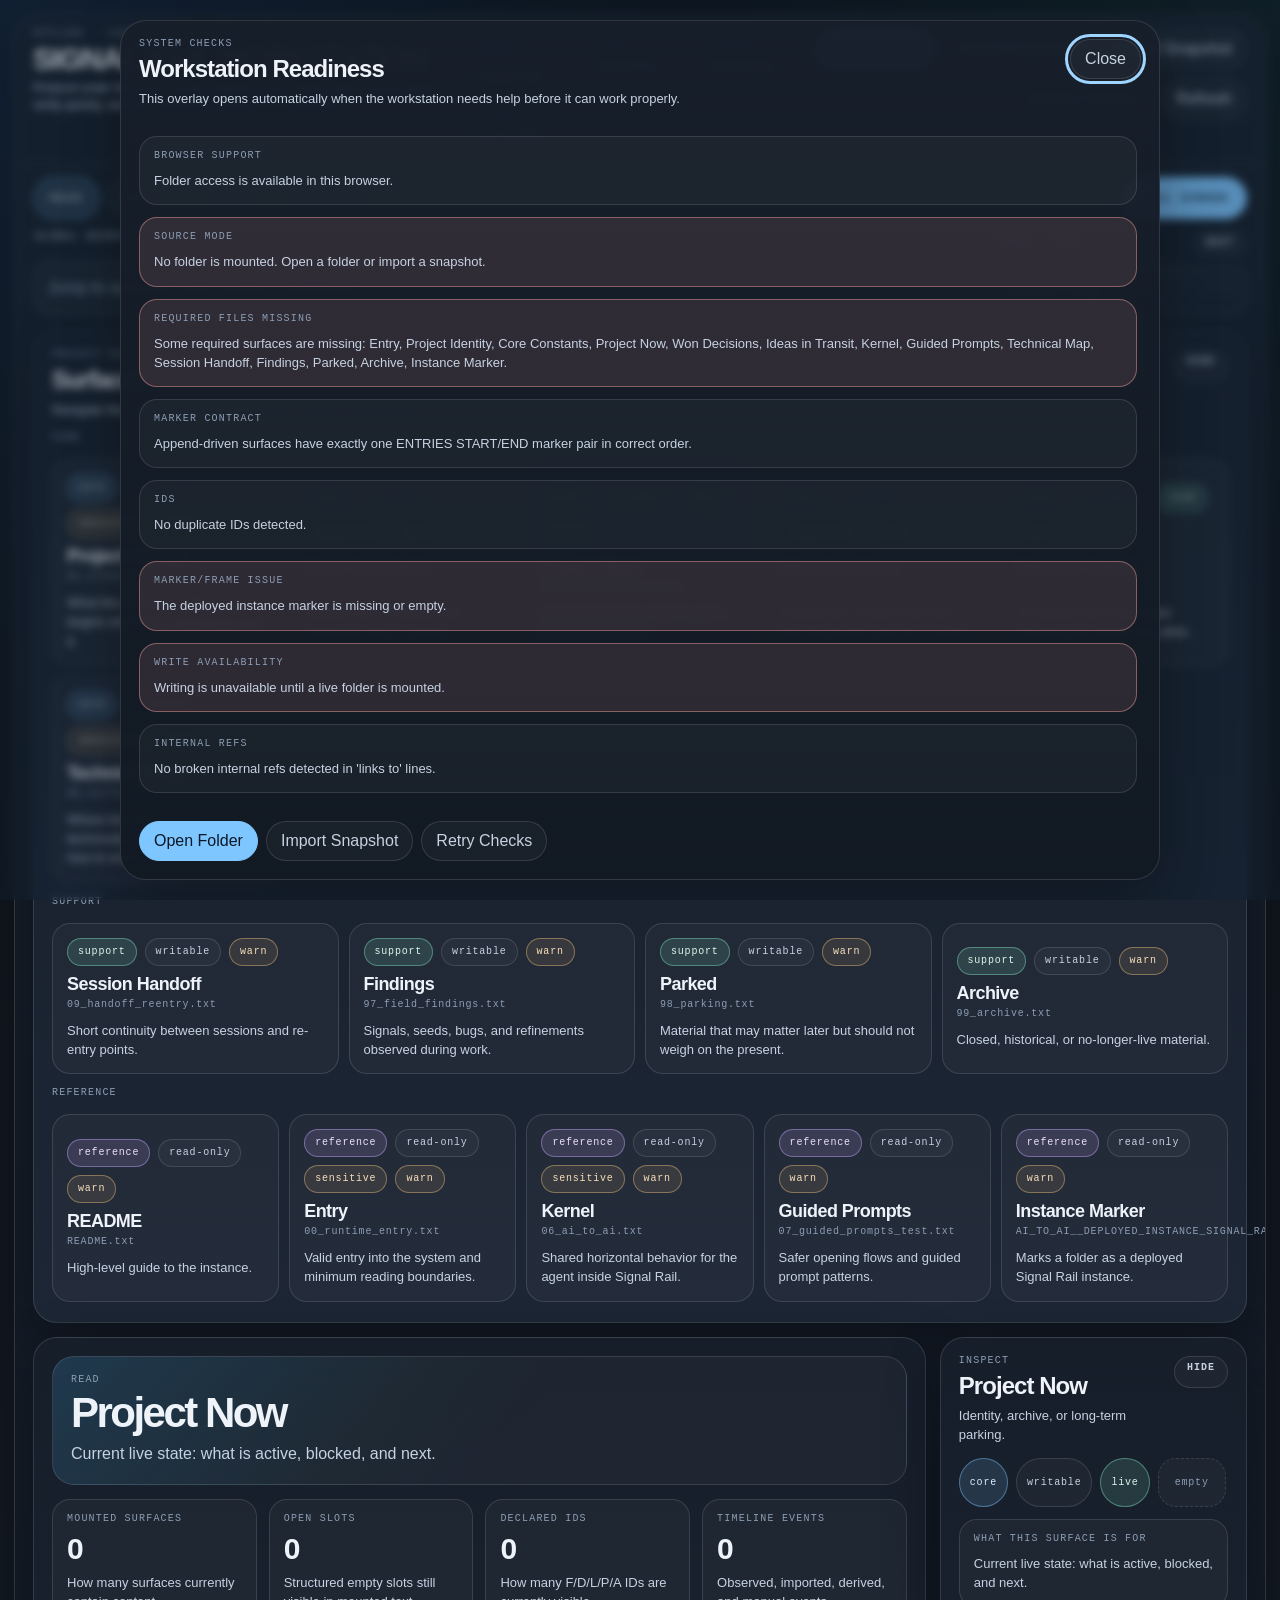
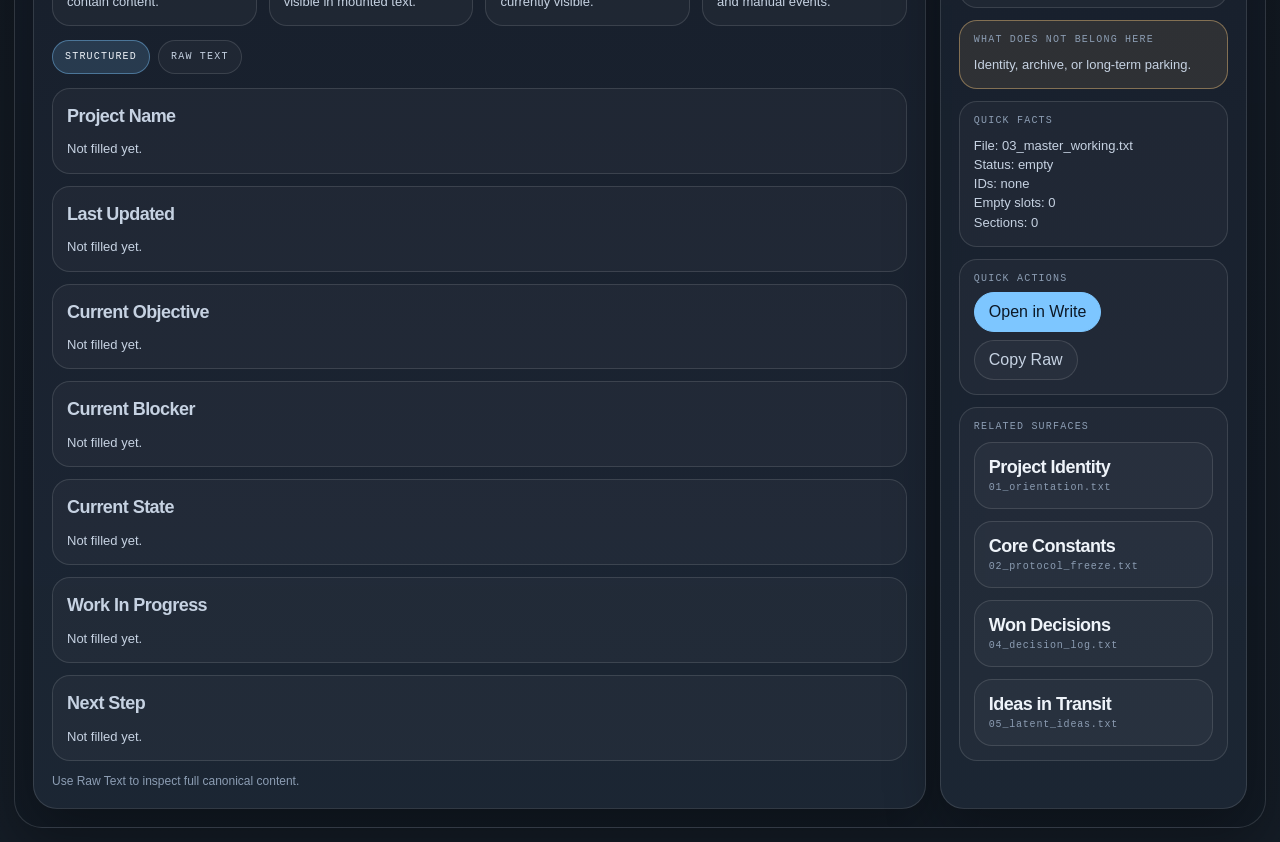
<file: signal_rail_workstation_final.html>
﻿<!doctype html>
<html lang="en">
<head>
  <meta charset="utf-8">
  <meta name="viewport" content="width=device-width, initial-scale=1">
  <title>Signal Rail Workstation Final</title>
  <link rel="icon" type="image/svg+xml" href="data:image/svg+xml,%3Csvg xmlns='http://www.w3.org/2000/svg' viewBox='0 0 64 64'%3E%3Crect width='64' height='64' rx='12' fill='%230f1a29'/%3E%3Ctext x='32' y='42' font-size='30' text-anchor='middle' fill='%237dc6ff' font-family='Segoe UI,Arial,sans-serif'%3ESR%3C/text%3E%3C/svg%3E">
  <style>
    :root{
      --bg:#0e131a;
      --bg2:#151d27;
      --panel:#171f2b;
      --panel2:#1f2a3a;
      --line:rgba(255,255,255,.12);
      --line-strong:rgba(255,255,255,.22);
      --text:#eef3f9;
      --text-soft:#c6d2e2;
      --text-dim:#8c9db3;
      --blue:#7dc6ff;
      --mint:#7fe2bd;
      --gold:#f0c27b;
      --rose:#ef9a9a;
      --violet:#c9a8ff;
      --shadow:0 20px 56px rgba(0,0,0,.32);
      --radius:22px;
      --radius-sm:14px;
      --mono:"Cascadia Code", Consolas, Menlo, Monaco, monospace;
      --sans:"Manrope", "Aptos", "Segoe UI Variable", "Trebuchet MS", "Calibri", sans-serif;
      --focus:#9fd4ff;
    }
    *{box-sizing:border-box}
    html,body{
      margin:0;
      min-height:100%;
      background:
        radial-gradient(circle at top left, rgba(47,120,223,.13), transparent 24%),
        radial-gradient(circle at top right, rgba(22,136,96,.10), transparent 20%),
        linear-gradient(180deg, var(--bg) 0%, var(--bg2) 100%);
      color:var(--text);
      font-family:var(--sans);
    }
    .skip-link{
      position:absolute;
      left:10px;
      top:-48px;
      z-index:2000;
      border:1px solid var(--line-strong);
      border-radius:10px;
      background:#101925;
      color:var(--text);
      padding:10px 14px;
      text-decoration:none;
      font-weight:700;
    }
    .skip-link:focus{top:10px}
    :focus-visible{
      outline:3px solid var(--focus);
      outline-offset:2px;
    }
    button,input,textarea,select{font:inherit}
    button{cursor:pointer}
    .app{max-width:none;margin:0;padding:14px}
    .shell{
      border:1px solid var(--line);
      border-radius:28px;
      background:linear-gradient(180deg, rgba(23,31,43,.96), rgba(18,26,36,.98));
      box-shadow:var(--shadow);
      overflow:hidden;
    }
    .topbar{
      display:grid;
      grid-template-columns:minmax(0,1.25fr) minmax(0,1fr) auto;
      gap:14px;
      align-items:start;
      padding:14px 18px;
      border-bottom:1px solid var(--line);
    }
    .brandline{display:grid;gap:6px}
    .brand-meta{
      font:10px/1 var(--mono);
      letter-spacing:.14em;
      text-transform:uppercase;
      color:var(--text-dim);
    }
    .brand{
      font-size:30px;
      line-height:.95;
      letter-spacing:-.04em;
      font-weight:820;
    }
    .brand-sub{
      font-size:12px;
      line-height:1.42;
      color:var(--text-soft);
      max-width:700px;
    }
    .status-stack{
      display:grid;
      gap:8px;
      min-width:0;
    }
    .frame-strip{
      display:grid;
      grid-template-columns:repeat(3,minmax(0,1fr));
      gap:8px;
    }
    .frame-card{
      border:1px solid var(--line);
      background:rgba(255,255,255,.03);
      border-radius:16px;
      padding:10px 12px;
      min-width:0;
    }
    .frame-label{
      font:10px/1 var(--mono);
      letter-spacing:.12em;
      text-transform:uppercase;
      color:var(--text-dim);
    }
    .frame-value{
      margin-top:8px;
      font-size:13px;
      color:var(--text);
      white-space:nowrap;
      overflow:hidden;
      text-overflow:ellipsis;
    }
    .top-actions{
      display:grid;
      gap:10px;
      justify-items:end;
    }
    .action-row{
      display:flex;
      gap:8px;
      flex-wrap:wrap;
      justify-content:flex-end;
    }
    .folder-path-card{
      width:100%;
      min-width:0;
      border:1px solid var(--line);
      background:rgba(255,255,255,.03);
      border-radius:14px;
      padding:8px 10px;
    }
    .folder-path-label{
      font:10px/1 var(--mono);
      letter-spacing:.12em;
      text-transform:uppercase;
      color:var(--text-dim);
    }
    .folder-path-value{
      margin-top:6px;
      font-size:12px;
      color:var(--text);
      white-space:nowrap;
      overflow-x:auto;
      overflow-y:hidden;
      scrollbar-width:thin;
    }
    .btn{
      min-height:38px;
      padding:10px 14px;
      border-radius:999px;
      border:1px solid var(--line);
      background:rgba(255,255,255,.03);
      color:var(--text-soft);
    }
    .btn:hover{background:rgba(255,255,255,.07);border-color:var(--line-strong);color:var(--text)}
    .btn.primary{
      background:var(--blue);
      border-color:var(--blue);
      color:#0c1826;
    }
    .btn.warn{border-color:rgba(240,194,123,.44);color:#f8dfbc;background:rgba(240,194,123,.10)}
    .btn.bad{border-color:rgba(239,154,154,.48);color:#ffd7d7;background:rgba(239,154,154,.10)}
    .tabs-bar{
      display:flex;
      align-items:center;
      justify-content:space-between;
      gap:12px;
      padding:12px 18px 0;
    }
    .tabs{
      display:flex;
      gap:8px;
      flex-wrap:wrap;
      flex:1 1 auto;
      min-width:0;
    }
    .tabs-tools{
      display:flex;
      justify-content:flex-end;
      flex:0 0 auto;
    }
    .tabs-fullscreen-btn{
      min-height:42px;
      padding:10px 18px;
      font:11px/1 var(--mono);
      letter-spacing:.12em;
      text-transform:uppercase;
      font-weight:700;
    }
    .tab{
      min-height:42px;
      padding:10px 16px;
      border-radius:999px;
      border:1px solid var(--line);
      background:rgba(255,255,255,.03);
      color:var(--text-soft);
      font:11px/1 var(--mono);
      letter-spacing:.14em;
      text-transform:uppercase;
    }
    .tab.active{
      color:var(--text);
      border-color:rgba(125,198,255,.42);
      background:rgba(125,198,255,.17);
    }
    .utility{
      display:grid;
      grid-template-columns:minmax(0,1fr) 260px;
      gap:12px;
      padding:12px 18px 16px;
    }
    .field{display:grid;gap:8px}
    .search-shell{
      display:grid;
      gap:8px;
      position:relative;
      min-width:0;
    }
    .global-search-panel{
      position:absolute;
      top:calc(100% + 8px);
      left:0;
      right:0;
      z-index:120;
      border:1px solid var(--line);
      border-radius:14px;
      background:linear-gradient(180deg, rgba(22,31,44,.98), rgba(17,25,37,.98));
      box-shadow:var(--shadow);
      padding:8px;
      display:grid;
      gap:6px;
      max-height:min(44vh, 380px);
      overflow-y:auto;
      overflow-x:hidden;
    }
    .global-search-panel[hidden]{display:none}
    .global-search-item{
      width:100%;
      text-align:left;
      border:1px solid var(--line);
      border-radius:12px;
      background:rgba(255,255,255,.02);
      color:var(--text);
      padding:8px 10px;
      display:grid;
      gap:5px;
    }
    .global-search-item:hover{
      background:rgba(255,255,255,.06);
      border-color:var(--line-strong);
    }
    .global-search-item.active{
      border-color:rgba(125,198,255,.45);
      background:rgba(125,198,255,.14);
    }
    .global-search-meta{
      display:flex;
      align-items:center;
      gap:8px;
      min-width:0;
    }
    .global-search-kind{
      font:10px/1 var(--mono);
      letter-spacing:.10em;
      text-transform:uppercase;
      color:var(--text-dim);
      border:1px solid var(--line);
      border-radius:999px;
      padding:3px 8px;
      flex:0 0 auto;
    }
    .global-search-title{
      font-size:14px;
      font-weight:700;
      color:var(--text);
      white-space:nowrap;
      overflow:hidden;
      text-overflow:ellipsis;
      min-width:0;
    }
    .global-search-sub{
      font-size:12px;
      color:var(--text-soft);
      white-space:nowrap;
      overflow:hidden;
      text-overflow:ellipsis;
      min-width:0;
    }
    .global-search-empty{
      border:1px dashed var(--line);
      border-radius:12px;
      padding:10px;
      color:var(--text-dim);
      font-size:12px;
    }
    .field-label-row{
      display:flex;
      align-items:center;
      justify-content:space-between;
      gap:8px;
      margin-bottom:4px;
      padding-right:2px;
    }
    .field-label-row .field-label{margin-bottom:0}
    .session-edit-btn{
      display:inline-flex;
      align-items:center;
      justify-content:center;
      min-height:24px;
      padding:4px 10px;
      border-radius:999px;
      border:1px solid var(--line);
      background:rgba(255,255,255,.03);
      color:var(--text-soft);
      font:10px/1 var(--mono);
      letter-spacing:.10em;
      text-transform:uppercase;
      font-weight:700;
    }
    .session-edit-btn:hover{
      border-color:var(--line-strong);
      background:rgba(255,255,255,.06);
      color:var(--text);
    }
    .field-label{
      font:10px/1.2 var(--mono);
      letter-spacing:.12em;
      text-transform:uppercase;
      color:var(--text-soft);
      padding-left:2px;
      margin-bottom:4px;
      display:block;
    }
    #writeFormArea{display:grid;gap:16px}
    .input,.select,.textarea{
      width:100%;
      border:1px solid var(--line);
      background:rgba(255,255,255,.03);
      color:var(--text);
      border-radius:16px;
      padding:12px 14px;
      outline:none;
      min-height:48px;
    }
    .textarea{min-height:140px;line-height:1.45;resize:vertical}
    .input::placeholder,.textarea::placeholder{color:var(--text-dim)}
    .input[readonly]{
      background:rgba(255,255,255,.02);
      color:rgba(233,245,255,.9);
      cursor:default;
    }
    .input[readonly]:focus{
      border-color:var(--line);
      box-shadow:none;
    }
    .select option,.select optgroup{
      background:#152131;
      color:#eaf3ff;
    }
    .view{display:none;padding:0 18px 18px}
    .view.active{display:block}
    .surface{
      border:1px solid var(--line);
      border-radius:24px;
      background:linear-gradient(180deg, rgba(23,31,43,.94), rgba(29,39,53,.95));
      box-shadow:var(--shadow);
      min-width:0;
    }
    .surface-body{padding:18px}
    .surface-head{
      display:flex;
      justify-content:space-between;
      gap:12px;
      align-items:flex-start;
      margin-bottom:14px;
    }
    .k{
      font:10px/1 var(--mono);
      letter-spacing:.12em;
      text-transform:uppercase;
      color:var(--text-dim);
      margin-bottom:8px;
    }
    .title{
      margin:0;
      font-size:24px;
      line-height:1;
      letter-spacing:-.04em;
    }
    .copy{
      margin-top:8px;
      color:var(--text-soft);
      font-size:13px;
      line-height:1.48;
    }
    .hero{
      border:1px solid var(--line);
      border-radius:22px;
      padding:18px;
      background:
        linear-gradient(135deg, rgba(47,120,223,.14), transparent 40%),
        linear-gradient(135deg, rgba(22,136,96,.10), transparent 55%),
        rgba(255,255,255,.03);
      margin-bottom:14px;
    }
    .hero h2{
      margin:0;
      font-size:42px;
      line-height:.95;
      letter-spacing:-.06em;
    }
    .hero p{
      margin:10px 0 0;
      max-width:880px;
      color:var(--text-soft);
      line-height:1.5;
    }
    .split-read{
      display:grid;
      grid-template-columns:minmax(0,1fr) minmax(280px,24vw);
      gap:14px;
    }
    .split-write{
      display:grid;
      grid-template-columns:minmax(0,1fr) minmax(280px,24vw);
      gap:14px;
    }
    .split-system{
      display:grid;
      grid-template-columns:minmax(0,1fr) minmax(280px,24vw);
      gap:14px;
      align-items:start;
    }
    .stack,.surface-list,.card-grid,.suggestions,.reference-list,.timeline-list{display:grid;gap:12px}
    .cards-2{
      display:grid;
      grid-template-columns:repeat(2,minmax(0,1fr));
      gap:12px;
    }
    .stats{
      display:grid;
      grid-template-columns:repeat(4,minmax(0,1fr));
      gap:12px;
      margin-bottom:14px;
    }
    .stat{
      border:1px solid var(--line);
      background:rgba(255,255,255,.03);
      border-radius:18px;
      padding:14px;
    }
    .stat-k{
      font:10px/1 var(--mono);
      color:var(--text-dim);
      letter-spacing:.12em;
      text-transform:uppercase;
    }
    .stat-v{
      margin-top:8px;
      font-size:30px;
      font-weight:900;
      letter-spacing:-.04em;
    }
    .stat-c{
      margin-top:8px;
      color:var(--text-soft);
      font-size:13px;
      line-height:1.4;
    }
    .surface-btn,.ref-btn,.suggestion-card,.panel-card{
      width:100%;
      text-align:left;
      color:inherit;
      border:1px solid var(--line);
      background:rgba(255,255,255,.03);
      border-radius:18px;
      padding:14px;
    }
    button.surface-btn:hover,button.ref-btn:hover,button.suggestion-card:hover{background:rgba(255,255,255,.07);border-color:var(--line-strong)}
    .surface-btn.active{
      border-color:rgba(125,198,255,.42);
      background:rgba(125,198,255,.16);
    }
    .ref-btn.active{
      border-color:rgba(125,198,255,.42);
      background:rgba(125,198,255,.16);
    }
    .item-top{
      display:flex;
      justify-content:space-between;
      gap:10px;
      align-items:flex-start;
    }
    .item-title{
      font-size:18px;
      font-weight:800;
      letter-spacing:-.03em;
    }
    .item-file{
      margin-top:4px;
      font:10px/1.2 var(--mono);
      letter-spacing:.08em;
      color:var(--text-dim);
    }
    .item-copy{
      margin-top:10px;
      color:var(--text-soft);
      font-size:13px;
      line-height:1.48;
      white-space:pre-wrap;
      word-break:break-word;
    }
    .pill-row,.chip-row,.save-row,.subtabs{
      display:flex;
      gap:8px;
      flex-wrap:wrap;
    }
    .pill,.chip{
      display:inline-flex;
      align-items:center;
      min-height:28px;
      padding:5px 10px;
      border-radius:999px;
      border:1px solid var(--line);
      background:rgba(255,255,255,.03);
      color:var(--text-soft);
      font:10px/1 var(--mono);
      letter-spacing:.08em;
    }
    .pill.core,.chip.core{border-color:rgba(125,198,255,.44);color:#d7efff;background:rgba(125,198,255,.14)}
    .pill.support,.chip.support{border-color:rgba(127,226,189,.44);color:#d9f7ea;background:rgba(127,226,189,.14)}
    .pill.reference,.chip.reference{border-color:rgba(201,168,255,.44);color:#eddfff;background:rgba(201,168,255,.14)}
    .pill.sensitive,.chip.sensitive{border-color:rgba(240,194,123,.44);color:#f8dfbc;background:rgba(240,194,123,.10)}
    .pill.live,.chip.live{border-color:rgba(127,226,189,.44);color:#d9f7ea;background:rgba(127,226,189,.14)}
    .pill.warn,.chip.warn{border-color:rgba(240,194,123,.44);color:#f8dfbc;background:rgba(240,194,123,.10)}
    .pill.bad,.chip.bad{border-color:rgba(239,154,154,.48);color:#ffd7d7;background:rgba(239,154,154,.12)}
    .read-mode-row,.subtabs{margin:12px 0 14px}
    .subtab{
      min-height:34px;
      padding:8px 12px;
      border-radius:999px;
      border:1px solid var(--line);
      background:rgba(255,255,255,.03);
      color:var(--text-soft);
      font:10px/1 var(--mono);
      letter-spacing:.12em;
      text-transform:uppercase;
    }
    .subtab.active{
      color:var(--text);
      border-color:rgba(125,198,255,.42);
      background:rgba(125,198,255,.16);
    }
    .content-pre{
      margin:0;
      padding:14px;
      border-radius:18px;
      border:1px solid var(--line);
      background:rgba(10,15,22,.58);
      color:var(--text);
      font:13px/1.56 var(--mono);
      white-space:pre-wrap;
      word-break:break-word;
    }
    .info-box{
      padding:14px;
      border-radius:18px;
      border:1px solid var(--line);
      background:rgba(255,255,255,.03);
      color:var(--text-soft);
      font-size:13px;
      line-height:1.48;
    }
    .info-box.warn{border-color:rgba(240,194,123,.44);color:#f8dfbc;background:rgba(240,194,123,.10)}
    .info-box.bad{border-color:rgba(239,154,154,.48);color:#ffd7d7;background:rgba(239,154,154,.12)}
    .entry-kv-list{
      margin-top:10px;
      display:grid;
      gap:8px;
    }
    .entry-kv-row{
      display:grid;
      grid-template-columns:minmax(112px, 22%) minmax(0,1fr);
      gap:10px;
      align-items:start;
    }
    .entry-kv-key{
      font:10px/1.2 var(--mono);
      letter-spacing:.10em;
      text-transform:uppercase;
      color:var(--text-dim);
      padding-top:2px;
    }
    .entry-kv-val{
      color:var(--text);
      font-size:13px;
      line-height:1.46;
      white-space:pre-wrap;
      word-break:break-word;
    }
    .entry-details{
      margin-top:10px;
      border-top:1px solid var(--line);
      padding-top:8px;
    }
    .entry-details > summary{
      cursor:pointer;
      color:var(--text-soft);
      font:10px/1 var(--mono);
      letter-spacing:.12em;
      text-transform:uppercase;
      list-style:none;
    }
    .entry-details > summary::-webkit-details-marker{display:none}
    .entry-full{
      margin-top:8px;
      border:1px solid var(--line);
      border-radius:12px;
      padding:10px;
      background:rgba(10,15,22,.44);
      color:var(--text-soft);
      font:12px/1.45 var(--mono);
      white-space:pre-wrap;
      word-break:break-word;
    }
    .guidance-nav{
      display:flex;
      flex-wrap:wrap;
      gap:8px;
      margin-bottom:6px;
    }
    .guidance-chip{
      display:inline-flex;
      align-items:center;
      min-height:28px;
      padding:6px 10px;
      border-radius:999px;
      border:1px solid var(--line);
      background:rgba(255,255,255,.03);
      color:var(--text-soft);
      font:10px/1 var(--mono);
      letter-spacing:.08em;
      text-decoration:none;
      text-transform:uppercase;
    }
    .guidance-chip:hover{border-color:var(--line-strong);background:rgba(255,255,255,.06)}
    .guidance-section{
      border:1px solid var(--line);
      border-radius:16px;
      background:rgba(255,255,255,.03);
      padding:10px 12px;
    }
    .guidance-section > summary{
      cursor:pointer;
      color:var(--text);
      font-weight:700;
      letter-spacing:-.01em;
      list-style:none;
    }
    .guidance-section > summary::-webkit-details-marker{display:none}
    .guidance-section-body{
      margin-top:8px;
      color:var(--text-soft);
      font-size:13px;
      line-height:1.5;
      white-space:pre-wrap;
      word-break:break-word;
    }
    .readme-md{
      font-size:15px;
      line-height:1.62;
      color:var(--text-soft);
      white-space:normal;
      word-break:break-word;
    }
    .readme-md h1,.readme-md h2,.readme-md h3,.readme-md h4{
      margin:14px 0 8px;
      color:var(--text);
      line-height:1.2;
      letter-spacing:-.01em;
    }
    .readme-md h1{font-size:24px}
    .readme-md h2{font-size:20px}
    .readme-md h3{font-size:17px}
    .readme-md h4{font-size:15px}
    .readme-md p{margin:8px 0}
    .readme-md ul,.readme-md ol{margin:8px 0 8px 20px;padding:0}
    .readme-md li{margin:4px 0}
    .readme-md blockquote{
      margin:10px 0;
      padding:10px 12px;
      border-left:3px solid rgba(125,198,255,.42);
      background:rgba(255,255,255,.03);
      border-radius:10px;
      color:#d4e4f6;
    }
    .readme-md pre{
      margin:10px 0;
      padding:12px;
      border:1px solid var(--line);
      border-radius:12px;
      background:rgba(10,15,22,.56);
      overflow:auto;
      font:12px/1.5 var(--mono);
      color:#d7e7fa;
    }
    .readme-md table{
      width:100%;
      border-collapse:collapse;
      margin:10px 0;
      font-size:14px;
    }
    .readme-md th,.readme-md td{
      border:1px solid var(--line);
      padding:8px 10px;
      text-align:left;
      vertical-align:top;
    }
    .readme-md hr{
      border:0;
      border-top:1px solid var(--line);
      margin:12px 0;
    }
    .action-grid{
      display:grid;
      grid-template-columns:repeat(5,minmax(0,1fr));
      gap:12px;
      margin-bottom:14px;
    }
    .read-map-group{display:grid;gap:8px}
    .system-nav-group{display:grid;gap:10px}
    .system-nav-heading{
      margin:0;
      font-size:24px;
      line-height:1;
      letter-spacing:-.04em;
      font-weight:820;
    }
    #view-system .system-nav-group + .system-nav-group .system-nav-heading{
      margin-top:14px;
    }
    .read-map-grid{
      display:grid;
      grid-template-columns:repeat(auto-fit,minmax(220px,1fr));
      gap:10px;
      margin-bottom:2px;
    }
    .read-map-shell{margin-bottom:14px}
    .read-map-card{
      padding:12px;
      border-radius:16px;
    }
    .read-map-card .item-copy{
      display:-webkit-box;
      line-clamp:3;
      -webkit-line-clamp:3;
      -webkit-box-orient:vertical;
      overflow:hidden;
    }
    .action-card{
      text-align:left;
      border:1px solid var(--line);
      background:rgba(255,255,255,.03);
      color:inherit;
      border-radius:18px;
      padding:14px;
    }
    .action-card:hover{background:rgba(255,255,255,.07);border-color:var(--line-strong)}
    .action-card.active{
      border-color:rgba(125,198,255,.42);
      background:rgba(125,198,255,.16);
    }
    #view-system .system-nav-card{
      min-height:112px;
      padding:10px;
      border-radius:16px;
      display:grid;
      align-content:start;
      gap:6px;
    }
    #view-system .system-nav-card .item-title{
      font-size:16px;
      font-weight:800;
    }
    #view-system .system-nav-card .item-file{
      margin-top:0;
    }
    #view-system .system-nav-card .item-copy{
      margin-top:0;
      display:-webkit-box;
      line-clamp:2;
      -webkit-line-clamp:2;
      -webkit-box-orient:vertical;
      overflow:hidden;
    }
    .guardrails{display:grid;gap:8px}
    .guardrail{
      padding:10px 12px;
      border-radius:14px;
      border:1px solid var(--line);
      background:rgba(255,255,255,.03);
      color:var(--text-soft);
      font-size:13px;
      line-height:1.45;
    }
    .preview{
      min-height:260px;
      padding:14px;
      border-radius:18px;
      border:1px solid var(--line);
      background:rgba(10,15,22,.58);
      color:var(--text);
      font:13px/1.56 var(--mono);
      white-space:pre-wrap;
      word-break:break-word;
    }
    .health-grid{
      display:grid;
      grid-template-columns:repeat(4,minmax(0,1fr));
      gap:10px;
    }
    .health-card{
      border:1px solid var(--line);
      background:rgba(255,255,255,.03);
      border-radius:14px;
      padding:10px;
    }
    .health-card .k{
      margin-bottom:6px;
    }
    .health-card .item-copy{
      font-size:12px;
      line-height:1.35;
    }
    .overview-grid{
      display:grid;
      grid-template-columns:repeat(3,minmax(0,1fr));
      gap:14px;
    }
    .overview-do-now{
      margin-bottom:14px;
    }
    .overview-do-now-card{
      width:100%;
      text-align:left;
      border:1px solid var(--line);
      background:
        linear-gradient(135deg, rgba(47,120,223,.20), transparent 52%),
        rgba(255,255,255,.03);
      border-radius:22px;
      padding:16px;
      display:grid;
      gap:10px;
    }
    .overview-do-now-card.high{
      border-color:rgba(239,154,154,.42);
      background:
        linear-gradient(135deg, rgba(239,154,154,.20), transparent 52%),
        rgba(255,255,255,.03);
    }
    .overview-do-now-card.medium{
      border-color:rgba(240,194,123,.40);
      background:
        linear-gradient(135deg, rgba(240,194,123,.18), transparent 52%),
        rgba(255,255,255,.03);
    }
    .overview-do-now-head{
      display:flex;
      align-items:center;
      justify-content:space-between;
      gap:10px;
      min-width:0;
    }
    .overview-do-now-title{
      font-size:24px;
      line-height:1.08;
      letter-spacing:-.03em;
      font-weight:820;
      color:var(--text);
      min-width:0;
    }
    .overview-do-now-copy{
      font-size:13px;
      line-height:1.45;
      color:var(--text-soft);
    }
    .overview-do-now-target{
      font-size:12px;
      color:var(--text-dim);
      font-family:var(--mono);
      letter-spacing:.08em;
      text-transform:uppercase;
    }
    .overview-grid-compact{
      grid-template-columns:repeat(4,minmax(0,1fr));
    }
    .overview-card.compact{
      min-height:132px;
      padding:14px;
      gap:12px;
    }
    .overview-card.compact .overview-value{
      font-size:32px;
      letter-spacing:-.04em;
    }
    .overview-card{
      border:1px solid var(--line);
      background:
        linear-gradient(135deg, rgba(47,120,223,.14), transparent 50%),
        rgba(255,255,255,.03);
      border-radius:22px;
      padding:16px;
      min-height:180px;
      display:grid;
      align-content:space-between;
      gap:14px;
    }
    .overview-value{
      font-size:44px;
      line-height:.92;
      letter-spacing:-.06em;
      font-weight:900;
      color:#d9ecff;
    }
    .system-strip{
      display:grid;
      grid-template-columns:repeat(6,minmax(0,1fr));
      gap:12px;
      margin:0 0 14px;
    }
    .system-stat{
      border:1px solid var(--line);
      background:rgba(255,255,255,.03);
      border-radius:14px;
      padding:12px;
      min-width:0;
    }
    .system-stat .k{
      margin-bottom:6px;
    }
    .system-stat-value{
      font-size:13px;
      color:var(--text);
      white-space:nowrap;
      overflow:hidden;
      text-overflow:ellipsis;
    }
    .dash-pane{display:none}
    .dash-pane.active{display:block}
    .radar-wrap{
      display:grid;
      grid-template-columns:minmax(0,1fr) 320px;
      gap:14px;
      align-items:start;
    }
    .radar-main{
      display:grid;
      gap:12px;
      min-width:0;
    }
    .radar-panel{
      border:1px solid var(--line);
      background:rgba(255,255,255,.03);
      border-radius:22px;
      padding:16px;
    }
    .radar-panel .title{
      margin:0 0 8px;
    }
    .radar-svg{width:100%;height:auto;display:block}
    .radar-insights{
      border:1px solid var(--line);
      background:rgba(255,255,255,.03);
      border-radius:18px;
      padding:12px;
      display:grid;
      gap:10px;
    }
    .radar-insights-grid{
      display:grid;
      grid-template-columns:repeat(2,minmax(0,1fr));
      gap:10px;
    }
    .radar-lane-card{
      border:1px solid var(--line);
      border-radius:14px;
      background:rgba(255,255,255,.02);
      padding:10px;
      display:grid;
      gap:8px;
    }
    .radar-history-list{
      display:grid;
      gap:8px;
    }
    .radar-history-item{
      border:1px solid var(--line);
      border-radius:12px;
      background:rgba(255,255,255,.02);
      padding:8px 10px;
    }
    .legend-item{
      border:1px solid var(--line);
      background:rgba(255,255,255,.03);
      border-radius:16px;
      padding:12px;
    }
    .timeline-shell{
      border:1px solid var(--line);
      border-radius:18px;
      background:
        radial-gradient(1100px 460px at 12% 12%, rgba(57,95,145,.20), transparent 58%),
        linear-gradient(180deg, rgba(20,34,54,.78), rgba(10,20,35,.9));
      overflow:hidden;
    }
    .timeline-head{
      display:flex;
      align-items:center;
      justify-content:space-between;
      gap:10px;
      border-bottom:1px solid rgba(125,198,255,.16);
      padding:10px 12px;
      background:rgba(13,24,41,.34);
    }
    .timeline-head-left{
      display:grid;
      gap:4px;
      min-width:0;
    }
    .timeline-k{
      font:11px/1.1 var(--mono);
      letter-spacing:.14em;
      text-transform:uppercase;
      color:#93b6df;
    }
    .timeline-head-title{
      font-size:20px;
      line-height:1.05;
      font-weight:820;
      color:#ecf4ff;
      letter-spacing:-.02em;
    }
    .timeline-head-meta{
      font:11px/1.2 var(--mono);
      letter-spacing:.10em;
      text-transform:uppercase;
      color:#89add5;
      white-space:nowrap;
    }
    .timeline-head-right{
      display:flex;
      align-items:center;
      gap:8px;
      justify-content:flex-end;
      flex-wrap:wrap;
    }
    .timeline-scope{
      display:inline-flex;
      align-items:center;
      gap:6px;
    }
    .timeline-scope-btn{
      min-height:30px;
      padding:0 10px;
      border-radius:999px;
      border:1px solid rgba(125,198,255,.25);
      background:rgba(255,255,255,.03);
      color:#a9c4e3;
      font:10px/1 var(--mono);
      letter-spacing:.10em;
      text-transform:uppercase;
      font-weight:700;
      cursor:pointer;
    }
    .timeline-scope-btn.active{
      border-color:rgba(125,198,255,.5);
      background:rgba(125,198,255,.18);
      color:#e8f3ff;
    }
    .timeline-scroll{
      overflow-x:auto;
      overflow-y:hidden;
      padding:12px 12px 30px;
      scrollbar-width:thin;
      scrollbar-gutter:stable both-edges;
    }
    .timeline-scroll::-webkit-scrollbar{height:10px}
    .timeline-scroll::-webkit-scrollbar-track{
      background:rgba(255,255,255,.03);
      border-radius:999px;
    }
    .timeline-scroll::-webkit-scrollbar-thumb{
      background:rgba(125,198,255,.36);
      border-radius:999px;
    }
    .timeline-track{
      display:flex;
      align-items:flex-start;
      gap:12px;
      position:relative;
      min-height:486px;
      width:max-content;
      padding:8px 12px 44px 4px;
      isolation:isolate;
    }
    .timeline-track:before{
      content:"";
      position:absolute;
      left:0;
      right:0;
      top:64px;
      bottom:52px;
      background:
        linear-gradient(to bottom,
          transparent 0,
          transparent 70px,
          rgba(125,198,255,.14) 70px,
          rgba(125,198,255,.14) 71px,
          transparent 71px,
          transparent 158px,
          rgba(125,198,255,.12) 158px,
          rgba(125,198,255,.12) 159px,
          transparent 159px,
          transparent 246px,
          rgba(125,198,255,.10) 246px,
          rgba(125,198,255,.10) 247px,
          transparent 247px,
          transparent 334px,
          rgba(125,198,255,.08) 334px,
          rgba(125,198,255,.08) 335px,
          transparent 335px
        );
      pointer-events:none;
      z-index:0;
    }
    .timeline-track:after{
      content:"";
      flex:0 0 26px;
      height:1px;
      pointer-events:none;
    }
    .timeline-card{
      --step-accent:rgba(125,198,255,.62);
      position:relative;
      border-radius:14px;
      border:1px solid rgba(125,198,255,.24);
      background:
        linear-gradient(180deg, rgba(255,255,255,.05), rgba(255,255,255,.02)),
        rgba(15,26,41,.9);
      box-shadow:
        0 10px 16px rgba(12,24,41,.35),
        inset 0 1px 0 rgba(255,255,255,.16);
      cursor:pointer;
      color:inherit;
      text-align:left;
      padding:0;
      flex:none;
      outline:none;
      overflow:hidden;
      z-index:1;
    }
    .timeline-step{
      width:278px;
      min-height:148px;
      padding:0;
      flex:none;
      cursor:pointer;
      text-align:left;
    }
    .timeline-step.lane-0{transform:translateY(0)}
    .timeline-step.lane-1{transform:translateY(86px)}
    .timeline-step.lane-2{transform:translateY(172px)}
    .timeline-step.lane-3{transform:translateY(258px)}
    .timeline-step:first-child.lane-1{transform:translateY(86px)}
    .timeline-step:first-child.lane-2{transform:translateY(172px)}
    .timeline-step:first-child.lane-3{transform:translateY(258px)}
    .timeline-step:first-child.lane-0{transform:translateY(0)}
    .timeline-step:last-child{margin-right:6px}
    .timeline-step + .timeline-step{margin-left:6px}
    .timeline-step:first-child{margin-left:0}
    .timeline-step .timeline-step-open{
      opacity:.92;
    }
    .timeline-step:before{
      content:"";
      position:absolute;
      inset:0 auto 0 0;
      width:4px;
      background:var(--step-accent);
    }
    .timeline-step:focus-visible{
      box-shadow:0 0 0 2px rgba(125,198,255,.72), 0 14px 22px rgba(12,24,41,.42);
    }
    .timeline-step:hover{
      border-color:rgba(125,198,255,.45);
      background:
        linear-gradient(180deg, rgba(255,255,255,.055), rgba(255,255,255,.02)),
        rgba(15,26,41,.96);
    }
    .timeline-step-inner{
      padding:11px 11px 10px;
      display:grid;
      gap:8px;
    }
    .timeline-step-tags{
      display:flex;
      align-items:center;
      gap:8px;
      flex-wrap:wrap;
    }
    .timeline-chip{
      border:1px solid rgba(125,198,255,.28);
      border-radius:999px;
      padding:3px 8px;
      font:10px/1 var(--mono);
      letter-spacing:.10em;
      text-transform:uppercase;
      color:#b7d2ef;
      background:rgba(125,198,255,.10);
      white-space:nowrap;
    }
    .timeline-chip.type{
      color:#9fc2e7;
      border-color:rgba(159,194,231,.30);
      background:rgba(159,194,231,.12);
    }
    .timeline-chip.explicit,
    .timeline-chip.canonical,
    .timeline-chip.dated,
    .timeline-chip.type-signal{
      color:#d7efff;
      border-color:rgba(125,198,255,.44);
      background:rgba(125,198,255,.14);
    }
    .timeline-chip.derived,
    .timeline-chip.anchored,
    .timeline-chip.type-seed{
      color:#d9f7ea;
      border-color:rgba(127,226,189,.44);
      background:rgba(127,226,189,.14);
    }
    .timeline-chip.undated,
    .timeline-chip.type-refinement{
      color:#f8dfbc;
      border-color:rgba(240,194,123,.44);
      background:rgba(240,194,123,.10);
    }
    .timeline-chip.unanchored,
    .timeline-chip.type-bug{
      color:#ffd7d7;
      border-color:rgba(239,154,154,.48);
      background:rgba(239,154,154,.12);
    }
    .timeline-chip.top-lane,
    .timeline-chip.events-count{
      color:#eddfff;
      border-color:rgba(201,168,255,.44);
      background:rgba(201,168,255,.14);
    }
    .timeline-chip.level-observed{
      color:#9fc6ff;
      border-color:rgba(125,198,255,.4);
      background:rgba(125,198,255,.14);
    }
    .timeline-chip.level-derived{
      color:#9be8c8;
      border-color:rgba(128,227,189,.4);
      background:rgba(128,227,189,.14);
    }
    .timeline-chip.level-canonical{
      color:#9fc6ff;
      border-color:rgba(125,198,255,.45);
      background:rgba(125,198,255,.16);
    }
    .timeline-chip.level-manual{
      color:#ffc2c2;
      border-color:rgba(239,154,154,.4);
      background:rgba(239,154,154,.14);
    }
    .timeline-chip.level-imported{
      color:#ffd49e;
      border-color:rgba(240,194,123,.4);
      background:rgba(240,194,123,.14);
    }
    .timeline-step-title{
      font-size:16px;
      line-height:1.18;
      font-weight:800;
      color:#edf5ff;
      letter-spacing:-.02em;
      min-height:36px;
      display:-webkit-box;
      line-clamp:2;
      -webkit-line-clamp:2;
      -webkit-box-orient:vertical;
      overflow:hidden;
    }
    .timeline-step-info{
      display:grid;
      grid-template-columns:repeat(2, minmax(0, 1fr));
      gap:7px 8px;
    }
    .timeline-step-item{
      border:1px solid rgba(125,198,255,.16);
      border-radius:10px;
      padding:6px 8px;
      background:rgba(255,255,255,.02);
      min-width:0;
    }
    .timeline-step-item-k{
      font:10px/1 var(--mono);
      letter-spacing:.10em;
      text-transform:uppercase;
      color:#8eadd0;
      margin-bottom:6px;
    }
    .timeline-step-item-v{
      font-size:12px;
      line-height:1.22;
      color:#d8e8fb;
      font-weight:700;
      display:-webkit-box;
      line-clamp:2;
      -webkit-line-clamp:2;
      -webkit-box-orient:vertical;
      overflow:hidden;
    }
    .timeline-step-meta{
      display:flex;
      align-items:center;
      justify-content:flex-end;
      gap:8px;
      margin-top:auto;
    }
    .timeline-step-open{
      font:9px/1 var(--mono);
      letter-spacing:.12em;
      text-transform:uppercase;
      color:#9ec7f2;
      white-space:nowrap;
      opacity:.95;
    }
    .timeline-empty{
      border:1px dashed rgba(125,198,255,.28);
      border-radius:14px;
      padding:18px;
      color:#8baace;
      font-size:13px;
      background:rgba(255,255,255,.02);
    }
    .timeline-evidence{
      margin-top:10px;
      border:1px solid var(--line);
      background:
        linear-gradient(180deg, rgba(255,255,255,.04), rgba(255,255,255,.02)),
        rgba(15,26,41,.88);
      border-radius:18px;
      padding:10px;
      display:grid;
      gap:8px;
    }
    .timeline-evidence-headline{
      font-size:18px;
      line-height:1.2;
      font-weight:800;
      letter-spacing:-.01em;
      color:#ecf4ff;
    }
    .timeline-evidence-grid{
      display:grid;
      grid-template-columns:repeat(4,minmax(0,1fr));
      gap:10px;
    }
    .timeline-evidence-card{
      padding:0;
      display:grid;
      gap:0;
      min-width:0;
      align-content:start;
      cursor:default;
      text-align:left;
      flex:initial;
    }
    .timeline-evidence-card .timeline-step-inner{
      padding:10px 11px;
      gap:8px;
    }
    .timeline-evidence-card .timeline-step-title{
      font-size:17px;
      line-height:1.18;
      min-height:0;
      display:block;
    }
    .timeline-evidence-card .timeline-step-item-k{
      font-size:11px;
      margin-bottom:4px;
    }
    .timeline-evidence-card .timeline-step-item-v{
      font-size:14px;
      line-height:1.25;
      font-weight:800;
    }
    .timeline-evidence-card.span-2{
      grid-column:1/-1;
    }
    .timeline-card-metric{
      font-size:15px;
      line-height:1.2;
      font-weight:800;
      color:#e8f2ff;
    }
    .timeline-card-sub{
      font-size:12px;
      line-height:1.4;
      color:#b4cbe5;
    }
    .timeline-gap-grid{
      display:grid;
      grid-template-columns:repeat(2,minmax(0,1fr));
      gap:10px;
    }
    .timeline-gap-card .timeline-step-item{
      min-height:56px;
    }
    .timeline-evidence-kv{
      display:flex;
      align-items:center;
      justify-content:space-between;
      gap:10px;
      border:1px solid rgba(125,198,255,.14);
      border-radius:10px;
      background:rgba(255,255,255,.015);
      padding:6px 8px;
      font-size:12px;
      color:#cfe1f6;
    }
    .timeline-evidence-kv strong{
      font-size:12px;
      color:#e9f2ff;
      font-weight:800;
      white-space:nowrap;
    }
    .timeline-evidence-kv .k{
      margin:0;
    }
    .timeline-gap-list{
      display:grid;
      gap:7px;
    }
    .timeline-gap-item{
      border:1px solid rgba(125,198,255,.18);
      border-radius:10px;
      background:rgba(255,255,255,.02);
      padding:7px 8px;
      display:grid;
      gap:5px;
    }
    .timeline-inline-actions{
      display:flex;
      align-items:center;
      gap:6px;
      flex-wrap:wrap;
    }
    .timeline-inline-actions .btn{
      min-height:28px;
      padding:0 10px;
      border-radius:999px;
      font:10px/1 var(--mono);
      letter-spacing:.08em;
      text-transform:uppercase;
    }
    .overlay{
      position:fixed;
      inset:0;
      background:rgba(19,35,54,.35);
      backdrop-filter:blur(4px);
      display:none;
      align-items:flex-start;
      justify-content:center;
      padding:clamp(10px,2vh,18px);
      overflow:auto;
      z-index:1000;
    }
    .overlay.open{display:flex}
    .overlay-dialog{
      width:min(1040px,100%);
      max-height:calc(100dvh - 24px);
      margin:auto;
      border:1px solid var(--line);
      border-radius:26px;
      background:linear-gradient(180deg, rgba(23,31,43,.98), rgba(18,26,36,.98));
      box-shadow:var(--shadow);
      overflow:hidden;
      display:flex;
      flex-direction:column;
    }
    .overlay-body{
      padding:18px;
      display:grid;
      grid-template-rows:auto minmax(0,1fr) auto;
      gap:14px;
      min-height:0;
    }
    #overlayChecks{
      min-height:0;
      overflow:auto;
      padding-right:4px;
    }
    .empty{
      border:1px dashed var(--line);
      border-radius:18px;
      padding:16px;
      background:rgba(255,255,255,.03);
      color:var(--text-dim);
      line-height:1.5;
    }
    .small{
      font-size:12px;
      color:var(--text-dim);
      line-height:1.45;
    }
    .collapse-toggle{
      display:inline-flex;
      min-height:32px;
      padding:6px 12px;
      border-radius:999px;
      border:1px solid var(--line);
      background:rgba(255,255,255,.03);
      color:var(--text-soft);
      font:10px/1 var(--mono);
      letter-spacing:.10em;
      text-transform:uppercase;
      font-weight:700;
    }
    code{
      font-family:var(--mono);
      font-size:.94em;
      color:#bfe6ff;
    }
    @media (max-width:1279px){
      .topbar{
        grid-template-columns:minmax(0,1fr) minmax(0,1fr);
      }
      .top-actions{
        grid-column:1/-1;
        justify-items:start;
      }
      .split-read{grid-template-columns:minmax(0,1fr)}
      .split-write{
        grid-template-columns:minmax(0,1fr);
      }
      .split-system{
        grid-template-columns:minmax(0,1fr) minmax(0,1fr);
      }
      .split-system > aside:last-child{
        grid-column:1/-1;
      }
      .overview-grid{grid-template-columns:repeat(2,minmax(0,1fr))}
      .system-strip{grid-template-columns:repeat(3,minmax(0,1fr))}
      .stats{grid-template-columns:repeat(2,minmax(0,1fr))}
      .action-grid{grid-template-columns:repeat(3,minmax(0,1fr))}
      .radar-wrap{grid-template-columns:1fr}
      .timeline-evidence-grid{grid-template-columns:repeat(2,minmax(0,1fr))}
      .timeline-gap-grid{grid-template-columns:1fr}
      .health-grid{grid-template-columns:repeat(2,minmax(0,1fr))}
      .frame-strip{grid-template-columns:repeat(2,minmax(0,1fr))}
      .top-actions{justify-items:start}
      .action-row{justify-content:flex-start}
    }
    @media (max-width:899px){
      .app{padding:10px}
      .brand{font-size:28px}
      .hero h2{font-size:34px}
      .topbar{
        grid-template-columns:1fr;
        gap:10px;
        padding:12px;
      }
      .frame-strip{grid-template-columns:repeat(2,minmax(0,1fr))}
      .top-actions{justify-items:start}
      .action-row{gap:6px}
      .tabs-bar,.utility{padding-left:12px;padding-right:12px}
      .view{padding:0 12px 14px}
      .surface-body{padding:14px}
      .overlay-body{padding:14px}
      #writeFormArea{gap:12px}
      .split-read,.split-write,.split-system,.overview-grid,.stats,.action-grid,.cards-2,.system-strip{
        grid-template-columns:1fr;
      }
      .radar-insights-grid{grid-template-columns:1fr}
      .timeline-evidence-grid{grid-template-columns:1fr}
      .timeline-gap-grid{grid-template-columns:1fr}
      .health-grid{grid-template-columns:1fr}
      .utility{grid-template-columns:1fr}
      .tabs-bar{
        flex-direction:column;
        align-items:flex-start;
      }
      .tabs-tools{justify-content:flex-start}
      .collapse-toggle{
        display:inline-flex;
        align-items:center;
      }
      .collapsible-body[hidden]{
        display:none !important;
      }
    }
    @media (prefers-reduced-motion: reduce){
      *,*::before,*::after{
        animation-duration:0.01ms !important;
        animation-iteration-count:1 !important;
        transition-duration:0.01ms !important;
        scroll-behavior:auto !important;
      }
    }
  </style>
</head>
<body>
<a class="skip-link" href="#mainContent">Skip to main content</a>
<div class="app">
  <div class="shell">
    <header class="topbar" role="banner" aria-label="Signal Rail top bar">
      <div class="brandline">
        <div class="brand-meta">offline · local-first · signal rail workstation</div>
        <div class="brand">SIGNAL RAIL WORKSTATION</div>
        <div class="brand-sub">Protocol under the hood, human usability on top. Read clearly, record safely, verify quickly, and see movement without hidden authority.</div>
      </div>

      <div class="status-stack">
        <div class="frame-strip">
          <div class="frame-card">
            <div class="frame-label">Project Host</div>
            <div class="frame-value" id="projectHostValue">Not set</div>
          </div>
          <div class="frame-card">
            <div class="frame-label">Focus</div>
            <div class="frame-value" id="sessionValue">Current Focus</div>
          </div>
          <div class="frame-card">
            <div class="frame-label">Source</div>
            <div class="frame-value" id="sourceModeValue">unmounted</div>
          </div>
        </div>
        <div class="folder-path-card" id="folderPathCard">
          <div class="folder-path-label">Folder Path</div>
          <div class="folder-path-value" id="folderPathValue">not mounted</div>
        </div>
      </div>

      <div class="top-actions">
        <div class="action-row">
          <button class="btn primary" id="openFolderBtn" type="button">Open Folder</button>
          <button class="btn" id="importSnapshotBtn" type="button">Import Snapshot</button>
          <button class="btn" id="exportSnapshotBtn" type="button">Export Snapshot</button>
        </div>
        <div class="action-row">
          <button class="btn" id="systemOverlayBtn" type="button">System Checks</button>
          <button class="btn" id="refreshBtn" type="button">Refresh</button>
        </div>
      </div>

      <input type="file" id="snapshotInput" accept="application/json" hidden>
    </header>

    <div class="tabs-bar">
      <nav class="tabs" id="tabs" aria-label="Primary views" role="tablist"></nav>
      <div class="tabs-tools">
        <button class="btn primary tabs-fullscreen-btn" id="fullscreenBtn" type="button" aria-pressed="false">Full Screen</button>
      </div>
    </div>

    <div class="utility">
      <div class="field">
        <label class="field-label" for="globalSearch">Global Search</label>
        <div class="search-shell">
          <input class="input" id="globalSearch" placeholder="Jump to surfaces, write, system, dashboard">
          <div class="global-search-panel" id="globalSearchPanel" hidden></div>
        </div>
      </div>
      <div class="field">
        <div class="field-label-row">
          <label class="field-label" for="sessionInput">Current Focus</label>
          <button class="session-edit-btn" id="sessionEditBtn" type="button" aria-controls="sessionInput" aria-pressed="false">Edit</button>
        </div>
        <input class="input" id="sessionInput" placeholder="What are you focusing on now?" readonly aria-readonly="true">
      </div>
    </div>

    <main id="mainContent" tabindex="-1">
      <section class="view active" data-view="read" id="view-read" role="tabpanel" aria-labelledby="tab-read">
        <div class="surface read-map-shell">
          <div class="surface-body">
            <div class="surface-head">
              <div>
                <div class="k">Project Map</div>
                <h2 class="title">Surfaces</h2>
                <div class="copy">Navigate the project as a readable system, not as a pile of files.</div>
              </div>
              <button class="collapse-toggle" data-collapse-key="readMap" aria-controls="panel-read-map" aria-expanded="true" type="button">Panel</button>
            </div>
            <div class="collapsible-body" id="panel-read-map">
              <div class="surface-list" id="readSurfaceMap"></div>
            </div>
          </div>
        </div>

        <div class="split-read">
          <section class="surface">
            <div class="surface-body">
              <div class="hero">
                <div class="k">Read</div>
                <h2 id="readHeroTitle">Project Now</h2>
                <p id="readHeroCopy">Use the center canvas to understand what the selected surface is for and what it currently contains.</p>
              </div>

              <div class="stats" id="readStats"></div>

              <div class="subtabs" id="readModeTabs" role="tablist" aria-label="Read mode"></div>

              <div id="readCanvas"></div>
            </div>
          </section>

          <aside class="surface">
            <div class="surface-body">
              <div class="surface-head">
                <div>
                  <div class="k">Inspect</div>
                  <h2 class="title" id="inspectTitle">Project Now</h2>
                  <div class="copy" id="inspectCopy">Quick context for the selected surface.</div>
                </div>
                <button class="collapse-toggle" data-collapse-key="readInspect" aria-controls="panel-read-inspect" aria-expanded="true" type="button">Panel</button>
              </div>
              <div class="collapsible-body" id="panel-read-inspect">
                <div class="stack" id="inspectPanel"></div>
              </div>
            </div>
          </aside>
        </div>
      </section>

      <section class="view" data-view="write" id="view-write" role="tabpanel" aria-labelledby="tab-write">
        <div class="surface" style="margin-bottom:14px">
          <div class="surface-body">
            <div class="surface-head">
              <div>
                <div class="k">Write</div>
                <h2 class="title">What are you recording?</h2>
                <div class="copy">Choose the kind of change you want to make. The workstation will guide the write, show a preview, and save directly to the matching <code>.txt</code> file when live folder access is available.</div>
              </div>
              <button class="collapse-toggle" data-collapse-key="writeActions" aria-controls="panel-write-actions" aria-expanded="true" type="button">Panel</button>
            </div>
            <div class="collapsible-body" id="panel-write-actions">
              <div class="action-grid" id="writeActionGrid"></div>
            </div>
          </div>
        </div>

        <div class="split-write">
          <section class="surface">
            <div class="surface-body">
              <div class="surface-head">
                <div>
                  <div class="k">Active Form</div>
                  <h2 class="title" id="writeFormTitle">Idea in Transit</h2>
                  <div class="copy" id="writeFormCopy">Capture unresolved but meaningful material without promoting it too early.</div>
                </div>
              </div>
              <div id="writeFormArea"></div>
            </div>
          </section>

          <aside class="surface">
            <div class="surface-body">
              <div class="surface-head">
                <div>
                  <div class="k">Preview & Guardrails</div>
                  <h2 class="title" id="previewTitle">Preview</h2>
                  <div class="copy" id="previewCopy">Review what will be written before saving.</div>
                </div>
                <button class="collapse-toggle" data-collapse-key="writePreview" aria-controls="panel-write-preview" aria-expanded="true" type="button">Panel</button>
              </div>
              <div class="collapsible-body" id="panel-write-preview">
                <div class="stack">
                  <div class="pill-row" id="previewPills"></div>
                  <div class="guardrails" id="guardrails"></div>
                  <div class="preview" id="previewBox">Nothing to preview yet.</div>
                  <div class="save-row">
                    <button class="btn primary" id="saveWriteBtn" type="button">Save to TXT</button>
                    <button class="btn" id="clearWriteBtn" type="button">Clear Form</button>
                  </div>
                  <div class="small" id="saveHint">Live save works when a folder is mounted in Chrome or another Chromium browser.</div>
                </div>
              </div>
            </div>
          </aside>
        </div>
      </section>

      <section class="view" data-view="system" id="view-system" role="tabpanel" aria-labelledby="tab-system">
        <div class="surface" style="margin-bottom:14px">
          <div class="surface-body">
            <div class="surface-head">
              <div>
                <div class="k">Source & Health</div>
                <h2 class="title">Control Room</h2>
                <div class="copy">Check whether the workstation is mounted correctly and whether the current instance looks healthy enough to work with.</div>
              </div>
              <button class="collapse-toggle" data-collapse-key="systemSource" aria-controls="panel-system-source" aria-expanded="true" type="button">Panel</button>
            </div>
            <div class="collapsible-body" id="panel-system-source">
              <div class="health-grid" id="healthGrid"></div>
            </div>
          </div>
        </div>

        <div class="surface" style="margin-bottom:14px">
          <div class="surface-body">
            <div class="surface-head">
              <div>
                <div class="k">System Navigator</div>
                <h2 class="title">Runtime Console</h2>
                <div class="copy">Quickly check runtime state, run source actions, and open reference mini-layers without leaving System.</div>
              </div>
              <button class="collapse-toggle" data-collapse-key="systemNavigator" aria-controls="panel-system-navigator" aria-expanded="true" type="button">Panel</button>
            </div>
            <div class="collapsible-body" id="panel-system-navigator">
              <div class="system-strip" id="systemStatusStrip" aria-label="System status strip"></div>
              <div class="read-map-group system-nav-group">
                <h3 class="title system-nav-heading">Source Actions</h3>
                <div class="copy">Use these to mount live, import/export snapshot, and refresh this runtime.</div>
                <div class="action-grid read-map-grid" id="systemSourceActions"></div>
              </div>
              <div class="read-map-group system-nav-group">
                <h3 class="title system-nav-heading">Reference Mini-Layers</h3>
                <div class="copy">Open a compact overlay for README, Entry, Kernel, Guided Prompts, and Instance Marker.</div>
                <div class="action-grid read-map-grid" id="referenceLibrary"></div>
              </div>
            </div>
          </div>
        </div>
        <div class="stack">
          <section class="surface">
            <div class="surface-body">
              <div class="surface-head">
                <div>
                  <div class="k">Attention Now</div>
                  <h2 class="title">What needs attention?</h2>
                  <div class="copy">This is not project truth. It is a practical re-entry layer that helps you see weak spots, pressure points, and starting points.</div>
                </div>
              </div>
              <div class="stack" id="attentionNow"></div>
            </div>
          </section>
        </div>

        <div class="surface" style="margin-top:14px">
          <div class="surface-body">
            <div class="surface-head">
              <div>
                <div class="k">README.md</div>
                <h2 class="title">System Reference Notes</h2>
                <div class="copy">Collapsed by default. Open to inspect high-level and technical guidance from README.md.</div>
              </div>
              <button class="collapse-toggle" data-collapse-key="systemReadme" aria-controls="panel-system-readme" aria-expanded="true" type="button">Panel</button>
            </div>
            <div class="collapsible-body" id="panel-system-readme">
              <details class="guidance-section" open>
                <summary>General</summary>
                <div class="guidance-section-body" id="systemReadmeGeneral"></div>
              </details>
              <details class="guidance-section" open>
                <summary>Technical</summary>
                <div class="guidance-section-body" id="systemReadmeTechnical"></div>
              </details>
            </div>
          </div>
        </div>
      </section>

      <section class="view" data-view="dashboard" id="view-dashboard" role="tabpanel" aria-labelledby="tab-dashboard">
        <div class="surface">
          <div class="surface-body">
            <div class="surface-head">
              <div>
                <div class="k">Dashboard</div>
                <h2 class="title">Movement & Evolution</h2>
                <div class="copy">The dashboard can compose, show, and suggest. It cannot decide or promote on its own.</div>
              </div>
            </div>

            <div class="subtabs" id="dashboardTabs" role="tablist" aria-label="Dashboard subviews"></div>

            <div class="dash-pane active" data-pane="overview" id="dash-pane-overview" role="tabpanel" aria-labelledby="dash-tab-overview">
              <div class="overview-do-now" id="overviewDoNow"></div>
              <div class="overview-grid overview-grid-compact" id="overviewGrid"></div>
              <div class="suggestions" id="dashboardSuggestions" style="margin-top:14px"></div>
            </div>

            <div class="dash-pane" data-pane="radar" id="dash-pane-radar" role="tabpanel" aria-labelledby="dash-tab-radar">
              <div class="radar-wrap">
                <div class="radar-main">
                  <div class="radar-panel">
                    <div class="k">Pulse Rings</div>
                    <h3 class="title">Structural Pressure</h3>
                    <svg class="radar-svg" id="radarSvg" viewBox="0 0 600 438" aria-label="Pulse rings chart"></svg>
                  </div>
                  <div class="radar-insights" id="radarInsights"></div>
                </div>
                <div class="stack" id="radarLegend"></div>
              </div>
            </div>

            <div class="dash-pane" data-pane="timeline" id="dash-pane-timeline" role="tabpanel" aria-labelledby="dash-tab-timeline">
              <div class="surface-head" style="margin-bottom:10px">
                <div>
                  <div class="k">Timeline</div>
                  <h3 class="title">Project Evolution View</h3>
                  <div class="copy">A true timeline view of project movement. It is orientative, not absolute truth.</div>
                </div>
              </div>
              <div class="timeline-shell" id="timelineShell"></div>
              <div class="timeline-evidence" id="timelineEvidence"></div>
            </div>
          </div>
        </div>
      </section>
    </main>
  </div>
</div>

<div class="overlay" id="systemOverlay" role="dialog" aria-modal="true" aria-labelledby="overlayTitle" aria-describedby="overlayDesc" aria-hidden="true">
  <div class="overlay-dialog" tabindex="-1">
    <div class="overlay-body">
      <div class="surface-head">
        <div>
          <div class="k">System Checks</div>
          <h2 class="title" id="overlayTitle">Workstation Readiness</h2>
          <div class="copy" id="overlayDesc">This overlay opens automatically when the workstation needs help before it can work properly.</div>
        </div>
        <button class="btn" id="closeOverlayBtn" type="button">Close</button>
      </div>
      <div class="stack" id="overlayChecks"></div>
      <div class="save-row" style="margin-top:14px">
        <button class="btn primary" id="overlayOpenFolderBtn" type="button">Open Folder</button>
        <button class="btn" id="overlayImportBtn" type="button">Import Snapshot</button>
        <button class="btn" id="overlayRetryBtn" type="button">Retry Checks</button>
      </div>
    </div>
  </div>
</div>

<div class="overlay" id="referenceOverlay" role="dialog" aria-modal="true" aria-labelledby="referenceOverlayTitle" aria-describedby="referenceOverlayDesc" aria-hidden="true">
  <div class="overlay-dialog" tabindex="-1">
    <div class="overlay-body">
      <div class="surface-head">
        <div>
          <div class="k">Reference Mini-Layer</div>
          <h2 class="title" id="referenceOverlayTitle">Reference</h2>
          <div class="copy" id="referenceOverlayDesc">Quick context for the selected reference guide.</div>
        </div>
        <button class="btn" id="closeReferenceOverlayBtn" type="button">Close</button>
      </div>
      <div class="stack" id="referenceOverlayBody"></div>
      <div class="save-row" style="margin-top:14px">
        <button class="btn" id="referenceOverlayCloseBtn" type="button">Close Layer</button>
      </div>
    </div>
  </div>
</div>

<div class="overlay" id="attentionOverlay" role="dialog" aria-modal="true" aria-labelledby="attentionOverlayTitle" aria-describedby="attentionOverlayDesc" aria-hidden="true">
  <div class="overlay-dialog" tabindex="-1">
    <div class="overlay-body">
      <div class="surface-head">
        <div>
          <div class="k">Attention Layer</div>
          <h2 class="title" id="attentionOverlayTitle">Attention</h2>
          <div class="copy" id="attentionOverlayDesc">Inspect pressure context and decide your next move without leaving System.</div>
        </div>
        <button class="btn" id="closeAttentionOverlayBtn" type="button">Close</button>
      </div>
      <div class="stack" id="attentionOverlayBody"></div>
      <div class="save-row" style="margin-top:14px">
        <button class="btn" id="attentionOverlayCloseBtn" type="button">Close Layer</button>
      </div>
    </div>
  </div>
</div>

<div class="overlay" id="dashboardActionOverlay" role="dialog" aria-modal="true" aria-labelledby="dashboardActionOverlayTitle" aria-describedby="dashboardActionOverlayDesc" aria-hidden="true">
  <div class="overlay-dialog" tabindex="-1">
    <div class="overlay-body">
      <div class="surface-head">
        <div>
          <div class="k">Dashboard Action Layer</div>
          <h2 class="title" id="dashboardActionOverlayTitle">Suggested Action</h2>
          <div class="copy" id="dashboardActionOverlayDesc">Review context before moving to another surface.</div>
        </div>
        <button class="btn" id="closeDashboardActionOverlayBtn" type="button">Close</button>
      </div>
      <div class="stack" id="dashboardActionOverlayBody"></div>
      <div class="save-row" style="margin-top:14px">
        <button class="btn" id="dashboardActionOverlayCloseBtn" type="button">Close Layer</button>
      </div>
    </div>
  </div>
</div>

<script>
(() => {
  "use strict";

  const STORAGE_KEY = "sr_workstation_final_state";
  const EVENTS_KEY = "sr_workstation_final_events";

  const MAIN_TABS = [
    { id: "read", label: "READ" },
    { id: "write", label: "WRITE" },
    { id: "system", label: "SYSTEM" },
    { id: "dashboard", label: "DASHBOARD" }
  ];

  const DASHBOARD_TABS = [
    { id: "overview", label: "Overview" },
    { id: "radar", label: "Radar" },
    { id: "timeline", label: "Timeline" }
  ];

  const SURFACES = [
    {
      id: "readme",
      files: ["README.txt"],
      label: "README",
      group: "reference",
      writable: false,
      sensitive: false,
      live: false,
      purpose: "High-level guide to the instance.",
      notFor: "Live project truth and operational capture."
    },
    {
      id: "entry",
      files: ["00_runtime_entry.txt"],
      label: "Entry",
      group: "reference",
      writable: false,
      sensitive: true,
      live: false,
      purpose: "Valid entry into the system and minimum reading boundaries.",
      notFor: "Project identity, current work, and decisions."
    },
    {
      id: "orientation",
      files: ["01_orientation.txt"],
      label: "Project Identity",
      group: "core",
      writable: true,
      sensitive: true,
      live: false,
      purpose: "What the project is, where it begins and ends, and how to read it.",
      notFor: "Minute-by-minute work state and temporary session notes."
    },
    {
      id: "freeze",
      files: ["02_protocol_freeze.txt"],
      label: "Core Constants",
      group: "core",
      writable: true,
      sensitive: true,
      live: false,
      purpose: "Identity-level constants that should be hard to reopen.",
      notFor: "Preferences, temporary ideas, or live blockers."
    },
    {
      id: "working",
      files: ["03_master_working.txt"],
      label: "Project Now",
      group: "core",
      writable: true,
      sensitive: false,
      live: true,
      purpose: "Current live state: what is active, blocked, and next.",
      notFor: "Identity, archive, or long-term parking."
    },
    {
      id: "decisions",
      files: ["04_decision_log.txt"],
      label: "Won Decisions",
      group: "core",
      writable: true,
      sensitive: true,
      live: false,
      purpose: "Already-won choices that beat real alternatives and are in effect.",
      notFor: "Loose preferences or unresolved ideas."
    },
    {
      id: "latent",
      files: ["05_latent_ideas.txt"],
      label: "Ideas in Transit",
      group: "core",
      writable: true,
      sensitive: false,
      live: true,
      purpose: "Unresolved but meaningful material that should stay alive.",
      notFor: "Archive or final decisions by default."
    },
    {
      id: "kernel",
      files: ["06_ai_to_ai.txt"],
      label: "Kernel",
      group: "reference",
      writable: false,
      sensitive: true,
      live: false,
      purpose: "Shared horizontal behavior for the agent inside Signal Rail.",
      notFor: "Project truth, host identity, or live project state."
    },
    {
      id: "guided",
      files: ["07_guided_prompts_test.txt"],
      label: "Guided Prompts",
      group: "reference",
      writable: false,
      sensitive: false,
      live: false,
      purpose: "Safer opening flows and guided prompt patterns.",
      notFor: "Current project truth or operational records."
    },
    {
      id: "technical",
      files: ["08_surface_map.txt"],
      label: "Technical Map",
      group: "core",
      writable: true,
      sensitive: true,
      live: false,
      purpose: "Where the project lives technically, what is sensitive, and how to enter safely.",
      notFor: "Identity or general live work notes."
    },
    {
      id: "handoff",
      files: ["09_handoff_reentry.txt"],
      label: "Session Handoff",
      group: "support",
      writable: true,
      sensitive: false,
      live: false,
      purpose: "Short continuity between sessions and re-entry points.",
      notFor: "Canonical project truth."
    },
    {
      id: "findings",
      files: ["97_field_findings.txt"],
      label: "Findings",
      group: "support",
      writable: true,
      sensitive: false,
      live: false,
      purpose: "Signals, seeds, bugs, and refinements observed during work.",
      notFor: "Stable project truth or final decisions."
    },
    {
      id: "parking",
      files: ["98_parking.txt"],
      label: "Parked",
      group: "support",
      writable: true,
      sensitive: false,
      live: false,
      purpose: "Material that may matter later but should not weigh on the present.",
      notFor: "Current live work."
    },
    {
      id: "archive",
      files: ["99_archive.txt"],
      label: "Archive",
      group: "support",
      writable: true,
      sensitive: false,
      live: false,
      purpose: "Closed, historical, or no-longer-live material.",
      notFor: "Current action or active unresolved ideas."
    },
    {
      id: "marker",
      files: ["AI_TO_AI__DEPLOYED_INSTANCE_SIGNAL_RAIL.txt"],
      label: "Instance Marker",
      group: "reference",
      writable: false,
      sensitive: false,
      live: false,
      purpose: "Marks a folder as a deployed Signal Rail instance.",
      notFor: "Host project identity or current target by itself."
    }
  ];

  const APPEND_DRIVEN_SURFACE_IDS = [
    "decisions",
    "latent",
    "technical",
    "handoff",
    "findings",
    "parking",
    "archive"
  ];
  const ENTRIES_START_LINE = "--- ENTRIES START ---";
  const ENTRIES_END_LINE = "--- ENTRIES END ---";
  const TEMPLATE_ONLY_BLOCK_TOKEN = "[TEMPLATE ONLY]";
  const SURFACE_DISPLAY_CONTRACT = Object.freeze({
    readme: "section_outline",
    entry: "section_outline",
    orientation: "orientation_compiled",
    freeze: "freeze_state",
    working: "working_state",
    decisions: "entry_cards",
    latent: "entry_cards",
    kernel: "section_outline",
    guided: "section_outline",
    technical: "map_hybrid",
    handoff: "entry_cards",
    findings: "entry_cards",
    parking: "entry_cards",
    archive: "entry_cards",
    marker: "section_outline"
  });

  const WRITE_ACTIONS = [
    {
      id: "latent",
      surfaceId: "latent",
      title: "Idea in Transit",
      desc: "Capture unresolved but meaningful material without promoting it too early.",
      fields: [
        { key: "title", label: "Title", type: "text", placeholder: "One short title" },
        { key: "body", label: "What is it?", type: "textarea", placeholder: "Describe the idea clearly." },
        { key: "why", label: "Why does it matter?", type: "textarea", placeholder: "Why should this stay alive?" },
        { key: "unclear", label: "What is still unclear?", type: "textarea", placeholder: "What keeps this mobile?" },
        { key: "direction", label: "Likely direction", type: "text", placeholder: "Optional" }
      ],
      guardrails: [
        "Keep it alive without pretending it is settled.",
        "Use this for live unresolved material, not for closed outcomes.",
        "If it already won, it may belong in Won Decisions instead."
      ]
    },
    {
      id: "working",
      surfaceId: "working",
      title: "Update Project Now",
      desc: "Record what is active now, what is blocking it, and what the next move is.",
      fields: [
        { key: "objective", label: "Current objective", type: "textarea", placeholder: "What is the current objective?" },
        { key: "blocker", label: "Current blocker", type: "textarea", placeholder: "What is getting in the way?" },
        { key: "state", label: "Current state", type: "textarea", placeholder: "What is true right now?" },
        { key: "next", label: "Next sensible move", type: "textarea", placeholder: "What should happen next?" },
        { key: "notes", label: "Notes", type: "textarea", placeholder: "Optional" }
      ],
      guardrails: [
        "Write the live present, not project identity.",
        "Keep it concrete and current.",
        "If the content is still only a possibility, consider Ideas in Transit instead."
      ]
    },
    {
      id: "handoff",
      surfaceId: "handoff",
      title: "Session Handoff",
      desc: "Leave a compact bridge into the next pass.",
      fields: [
        { key: "title", label: "Handoff title", type: "text", placeholder: "Short label" },
        { key: "stopped", label: "Where did this stop?", type: "textarea", placeholder: "Where did the session stop?" },
        { key: "delta", label: "What changed?", type: "textarea", placeholder: "What changed in this pass?" },
        { key: "next", label: "What matters next?", type: "textarea", placeholder: "What should the next pass remember?" },
        { key: "risk", label: "Open uncertainty", type: "textarea", placeholder: "What is still unclear?" }
      ],
      guardrails: [
        "This is continuity support, not canonical truth.",
        "Keep it compact and useful for re-entry."
      ]
    },
    {
      id: "findings",
      surfaceId: "findings",
      title: "Field Finding",
      desc: "Record a bug, refinement, signal, or seed from active work.",
      fields: [
        { key: "kind", label: "Type", type: "select", options: ["BUG", "REFINEMENT", "SIGNAL", "SEED"] },
        { key: "where", label: "Where did it appear?", type: "text", placeholder: "Location or area" },
        { key: "what", label: "What happened?", type: "textarea", placeholder: "Describe the finding." },
        { key: "why", label: "Why does it matter?", type: "textarea", placeholder: "Why is this worth keeping?" }
      ],
      guardrails: [
        "Use this for lateral findings during active work.",
        "Do not use this as a second archive or a second identity layer."
      ]
    },
    {
      id: "parking",
      surfaceId: "parking",
      title: "Park Something",
      desc: "Move material out of the present without losing it.",
      fields: [
        { key: "title", label: "Title", type: "text", placeholder: "Short label" },
        { key: "body", label: "What is being parked?", type: "textarea", placeholder: "Describe what is leaving the present flow." },
        { key: "why", label: "Why not now?", type: "textarea", placeholder: "Why should it stop weighing on the current pass?" },
        { key: "return", label: "What could bring it back?", type: "textarea", placeholder: "Optional reactivation trigger" }
      ],
      guardrails: [
        "Use parking for material that may matter later.",
        "Do not use this to hide live blockers."
      ]
    },
    {
      id: "archive",
      surfaceId: "archive",
      title: "Archive Something",
      desc: "Record something as closed, historical, or dead.",
      fields: [
        { key: "title", label: "Title", type: "text", placeholder: "Short label" },
        { key: "body", label: "What is being archived?", type: "textarea", placeholder: "Describe it." },
        { key: "why", label: "Why is it closed?", type: "textarea", placeholder: "Why does it belong in archive now?" }
      ],
      guardrails: [
        "Archive is for closed or no-longer-live material.",
        "Do not use archive as temporary parking."
      ]
    },
    {
      id: "orientation",
      surfaceId: "orientation",
      title: "Update Project Identity",
      desc: "Write about what the project is, not what it is doing this minute.",
      fields: [
        { key: "title", label: "Identity statement title", type: "text", placeholder: "Short label" },
        { key: "body", label: "Identity update", type: "textarea", placeholder: "Describe what the project is or how it should be read." },
        { key: "scope", label: "Project perimeter", type: "textarea", placeholder: "What belongs inside? What belongs outside?" },
        { key: "durability", label: "Will this still be true later?", type: "textarea", placeholder: "Why is this not just temporary work state?" }
      ],
      guardrails: [
        "Identity is not current work state.",
        "Write what the project is, not what happened in a single pass.",
        "If the statement would become false very quickly, it may not belong here."
      ]
    },
    {
      id: "freeze",
      surfaceId: "freeze",
      title: "Update Core Constants",
      desc: "Write something only if removing it would change the project itself.",
      fields: [
        { key: "title", label: "Constant title", type: "text", placeholder: "Short label" },
        { key: "body", label: "Constant", type: "textarea", placeholder: "What is the constant?" },
        { key: "why", label: "Why would removing it change the project?", type: "textarea", placeholder: "Explain the identity-level reason." },
        { key: "reopen", label: "Reopening trigger", type: "textarea", placeholder: "What would justify reopening this?" }
      ],
      guardrails: [
        "This is not for preferences or strong ideas.",
        "Only use freeze when removing the point would change the project itself."
      ]
    },
    {
      id: "decisions",
      surfaceId: "decisions",
      title: "Add Won Decision",
      desc: "Record a choice only if it has already beaten a real alternative and is now in effect.",
      fields: [
        { key: "title", label: "Decision title", type: "text", placeholder: "Short label" },
        { key: "decision", label: "Decision", type: "textarea", placeholder: "What was chosen?" },
        { key: "beat", label: "What did it beat?", type: "textarea", placeholder: "What real alternative lost?" },
        { key: "impact", label: "What does it touch?", type: "textarea", placeholder: "What surfaces or behavior does it affect?" },
        { key: "why", label: "Why did it win?", type: "textarea", placeholder: "Why is this a won decision now?" }
      ],
      guardrails: [
        "A good sentence is not yet a won decision.",
        "Only use this when the choice is already in effect."
      ]
    },
    {
      id: "technical",
      surfaceId: "technical",
      title: "Update Technical Map",
      desc: "Write only technical topology here: entrypoints, sensitive surfaces, dependencies, and safe runbook notes.",
      fields: [
        { key: "title", label: "Technical note title", type: "text", placeholder: "Short label" },
        { key: "kind", label: "Type", type: "select", options: ["ENTRYPOINT","SENSITIVE","DEPENDENCY","RUNBOOK","INTEGRATION"] },
        { key: "body", label: "Technical map update", type: "textarea", placeholder: "What changed in the technical map?" },
        { key: "scope", label: "Why does this belong in the technical map?", type: "textarea", placeholder: "Why is this topology and not live work?" }
      ],
      guardrails: [
        "Use this for real technical topology.",
        "Do not mix project identity or live work chatter into the technical map."
      ]
    }
  ];

  const GLOBAL_SEARCH_MAX_RESULTS = 20;
  const GLOBAL_SYSTEM_ACTIONS = [
    { id: "open-folder", label: "Open Folder", subtitle: "Mount a live folder", keywords: ["open folder","mount","live","source"] },
    { id: "import-snapshot", label: "Import Snapshot", subtitle: "Load workstation snapshot", keywords: ["import","snapshot","source"] },
    { id: "export-snapshot", label: "Export Snapshot", subtitle: "Save current snapshot", keywords: ["export","snapshot","backup"] },
    { id: "refresh-source", label: "Refresh Source", subtitle: "Reload mounted live folder", keywords: ["refresh","reload","source"] },
    { id: "system-checks", label: "System Checks", subtitle: "Open runtime checks overlay", keywords: ["system","checks","health","overlay"] }
  ];
  const DASHBOARD_MIN_SUGGESTIONS = 5;
  const DASHBOARD_MAX_SUGGESTIONS = 8;

  const app = {
    currentView: "read",
    currentDashPane: "overview",
    dashboardSubview: "overview",
    readMode: "structured",
    selectedSurfaceId: "working",
    selectedSurface: "working",
    searchQuery: "",
    searchResults: [],
    searchCursor: 0,
    sessionName: "Current Focus",
    sessionNameEditable: false,
    workspaceName: "Signal Rail Workspace",
    sourceMode: "unmounted",
    folderName: "not mounted",
    folderPath: "not mounted",
    mountedFiles: {},
    dirHandle: null,
    files: {},
    fileHandles: {},
    checks: [],
    healthChecks: [],
    currentWriteActionId: "latent",
    activeWriteFlow: "latent",
    writeDraft: {},
    unsavedDraft: {},
    events: [],
    eventFeed: [],
    refreshInFlight: false,
    readmeMd: { raw: "", modifiedAt: null, present: false },
    overlayOpen: false,
    systemOverlayOpen: false,
    referenceOverlayOpen: false,
    attentionOverlayOpen: false,
    dashboardActionOverlayOpen: false,
    systemRefLayerId: "entry",
    attentionLayerKey: "",
    dashboardActionLayer: {
      title: "",
      why: "",
      action: "",
      target: "working",
      eventId: "",
      dateKind: "",
      eventType: "",
      refs: ""
    },
    collapsedPanels: {
      readMap: false,
      readInspect: false,
      writeActions: false,
      writePreview: false,
      systemNavigator: false,
      systemReadme: true,
      systemSource: false,
      timelineNow: false,
      timelineRecent: false,
      timelineOlder: false
    }
  };

  let overlayWasOpen = false;
  let lastFocusBeforeOverlay = null;
  let referenceOverlayWasOpen = false;
  let lastFocusBeforeReferenceOverlay = null;
  let attentionOverlayWasOpen = false;
  let lastFocusBeforeAttentionOverlay = null;
  let dashboardActionOverlayWasOpen = false;
  let lastFocusBeforeDashboardActionOverlay = null;

  function byId(id){ return document.getElementById(id); }
  function qsa(sel, root = document){ return Array.from(root.querySelectorAll(sel)); }

  function esc(value){
    return String(value ?? "").replace(/[&<>"']/g, c => (
      { "&":"&amp;","<":"&lt;",">":"&gt;",'"':"&quot;","'":"&#39;" }[c]
    ));
  }

  function formatDate(iso){
    try{
      const d = new Date(iso);
      return d.toLocaleString();
    }catch{
      return iso || "";
    }
  }

  function storageLoad(){
    try{
      const saved = JSON.parse(
        localStorage.getItem(STORAGE_KEY)
        || localStorage.getItem("sr_workstation_v3_state")
        || localStorage.getItem("sr_workstation_v2_state")
        || localStorage.getItem("sr_workstation_v1_state")
        || "{}"
      );
      if(saved.currentView) app.currentView = saved.currentView;
      if(saved.currentDashPane || saved.dashboardSubview) app.currentDashPane = saved.currentDashPane || saved.dashboardSubview;
      if(saved.readMode) app.readMode = saved.readMode;
      if(saved.selectedSurfaceId || saved.selectedSurface) app.selectedSurfaceId = saved.selectedSurfaceId || saved.selectedSurface;
      if(saved.searchQuery) app.searchQuery = saved.searchQuery;
      if(saved.sessionName) app.sessionName = saved.sessionName;
      if(saved.workspaceName) app.workspaceName = saved.workspaceName;
      if(saved.sourceMode) app.sourceMode = saved.sourceMode;
      if(saved.folderName) app.folderName = saved.folderName;
      if(saved.folderPath) app.folderPath = saved.folderPath;
      if(saved.systemRefLayerId) app.systemRefLayerId = saved.systemRefLayerId;
      if(saved.attentionLayerKey) app.attentionLayerKey = saved.attentionLayerKey;
      if(saved.readmeMd && typeof saved.readmeMd === "object"){
        app.readmeMd = {
          raw: String(saved.readmeMd.raw || ""),
          modifiedAt: saved.readmeMd.modifiedAt || null,
          present: !!saved.readmeMd.present
        };
      }
      if(saved.currentWriteActionId || saved.activeWriteFlow) app.currentWriteActionId = saved.currentWriteActionId || saved.activeWriteFlow;
      if(typeof saved.overlayOpen === "boolean" || typeof saved.systemOverlayOpen === "boolean"){
        app.overlayOpen = Boolean(saved.overlayOpen ?? saved.systemOverlayOpen);
      }
      if((saved.writeDraft && typeof saved.writeDraft === "object") || (saved.unsavedDraft && typeof saved.unsavedDraft === "object")){
        app.writeDraft = saved.writeDraft || saved.unsavedDraft;
      }
      if(saved.collapsedPanels && typeof saved.collapsedPanels === "object"){
        app.collapsedPanels = { ...app.collapsedPanels, ...saved.collapsedPanels };
      }
      if(saved.files && typeof saved.files === "object"){
        const hydrated = {};
        for(const surface of SURFACES){
          const entry = saved.files[surface.id];
          if(entry && typeof entry === "object"){
            hydrated[surface.id] = parseSurfaceContent(
              surface,
              entry.actualFileName || surface.files[0],
              entry.raw || "",
              entry.modifiedAt || null
            );
          }
        }
        app.files = hydrated;
      }
    }catch{}
    try{
      const events = JSON.parse(
        localStorage.getItem(EVENTS_KEY)
        || localStorage.getItem("sr_workstation_v3_events")
        || localStorage.getItem("sr_workstation_v2_events")
        || localStorage.getItem("sr_workstation_v1_events")
        || "[]"
      );
      if(Array.isArray(events)) app.events = events;
    }catch{}
    syncStateAliases();
  }

  function storageSave(){
    syncStateAliases();
    localStorage.setItem(STORAGE_KEY, JSON.stringify({
      currentView: app.currentView,
      currentDashPane: app.currentDashPane,
      dashboardSubview: app.currentDashPane,
      readMode: app.readMode,
      selectedSurfaceId: app.selectedSurfaceId,
      selectedSurface: app.selectedSurfaceId,
      searchQuery: app.searchQuery,
      sessionName: app.sessionName,
      workspaceName: app.workspaceName,
      sourceMode: app.sourceMode,
      folderName: app.folderName,
      folderPath: app.folderPath,
      systemRefLayerId: app.systemRefLayerId,
      attentionLayerKey: app.attentionLayerKey,
      readmeMd: app.readmeMd,
      currentWriteActionId: app.currentWriteActionId,
      activeWriteFlow: app.currentWriteActionId,
      writeDraft: app.writeDraft,
      unsavedDraft: app.writeDraft,
      overlayOpen: app.overlayOpen,
      systemOverlayOpen: app.overlayOpen,
      collapsedPanels: app.collapsedPanels,
      files: Object.fromEntries(
        SURFACES.map(surface => {
          const current = app.files[surface.id];
          return [
            surface.id,
            {
              actualFileName: current?.actualFileName || surface.files[0],
              raw: current?.raw || "",
              modifiedAt: current?.modifiedAt || null
            }
          ];
        })
      )
    }));
    localStorage.setItem(EVENTS_KEY, JSON.stringify(app.events.slice(0, 400)));
  }

  function syncStateAliases(){
    app.dashboardSubview = app.currentDashPane;
    app.selectedSurface = app.selectedSurfaceId;
    app.healthChecks = app.checks;
    app.activeWriteFlow = app.currentWriteActionId;
    app.unsavedDraft = app.writeDraft;
    app.eventFeed = app.events;
    app.systemOverlayOpen = app.overlayOpen;
    app.mountedFiles = app.files;
  }

  function findSurface(surfaceId){
    return SURFACES.find(s => s.id === surfaceId);
  }

  function parseTextStats(text){
    const raw = String(text || "");
    const lines = raw.split(/\r?\n/);
    const nonEmpty = lines.map(l => l.trim()).filter(Boolean);
    const ids = Array.from(new Set(raw.match(/\b(?:F|D|L|P|A)-\d{2}\b/g) || []));
    const dates = Array.from(new Set(raw.match(/\b\d{4}-\d{2}-\d{2}(?:[T ][0-9:.+-Z]*)?\b/g) || []));
    const emptySlots = lines.filter(line => /^\s*-\s*[^:]+:\s*$/.test(line)).length;
    const sectionLines = lines.filter(line => {
      const t = line.trim();
      if(!t) return false;
      if(t.startsWith("-")) return false;
      if(t.length > 84) return false;
      if(/^(F|D|L|P|A)-\d{2}$/i.test(t)) return false;
      if(/^===/.test(t)) return false;
      return /^[A-Za-z0-9]/.test(t);
    }).slice(0, 40);
    const firstMeaningful = nonEmpty.find(l => !/^AI QUICK NOTE/i.test(l) && !/^AI SECTION/i.test(l)) || "";
    return { raw, lines, nonEmpty, ids, dates, emptySlots, sectionLines, firstMeaningful };
  }

  function parseSurfaceContent(surface, actualFileName, raw, modifiedAt = null){
    const stats = parseTextStats(raw);
    const status =
      !stats.nonEmpty.length ? "empty" :
      stats.emptySlots > 8 ? "template-heavy" :
      stats.raw.length < 180 ? "thin" :
      "active";

    const parsed = {
      surfaceId: surface.id,
      actualFileName,
      raw: stats.raw,
      modifiedAt,
      present: !!stats.nonEmpty.length,
      status,
      ids: stats.ids,
      dates: stats.dates,
      emptySlots: stats.emptySlots,
      sections: stats.sectionLines,
      summary: stats.firstMeaningful || surface.purpose,
      latestNow: null,
      blockCount: 0
    };

    if(surface.id === "working"){
      parsed.latestNow = parseLatestWorkingBlock(stats.raw);
    }
    if(["latent","handoff","findings","parking","archive","orientation","freeze","decisions","technical"].includes(surface.id)){
      parsed.blockCount = countStructuredBlocks(surface.id, stats.raw);
    }

    return parsed;
  }

  function parseLatestWorkingBlock(raw){
    const text = String(raw || "");
    const sectionBased = {
      objective: findSectionBulletValue(text, "Current Objective"),
      blocker: findSectionBulletValue(text, "Current Blocker"),
      state: findSectionBulletValue(text, "Current State"),
      next: findSectionBulletValue(text, "Next Step"),
      notes: findSectionBulletValue(text, "Work In Progress")
    };
    if(Object.values(sectionBased).some(Boolean)){
      return sectionBased;
    }

    const blocks = text.split(/\n(?==== WORKSTATION ENTRY)/g).map(s => s.trim()).filter(Boolean);
    const latest = blocks.length ? blocks[blocks.length - 1] : text;
    return {
      objective: findBulletValue(latest, ["current objective","objective"]),
      blocker: findBulletValue(latest, ["current blocker","blocker"]),
      state: findBulletValue(latest, ["current state","state"]),
      next: findBulletValue(latest, ["next sensible move","next move","next"]),
      notes: findBulletValue(latest, ["notes"])
    };
  }

  function parseOrientationSnapshot(raw){
    const text = String(raw || "");
    return {
      projectName: findLastBulletValue(text, ["project name"]),
      whatItIs: findSectionBulletValue(text, "What It Is"),
      tradeoffs: findSectionBulletValue(text, "Accepted Trade-offs"),
      boundaries: findSectionBulletValue(text, "Main Boundaries")
    };
  }

  function findBulletValue(text, keys){
    const lines = String(text || "").split(/\r?\n/);
    for(const line of lines){
      for(const key of keys){
        const re = new RegExp("^\\s*\\-\\s*" + escapeRegExp(key) + "\\s*:\\s*(.+)\\s*$", "i");
        const m = line.match(re);
        if(m) return m[1].trim();
      }
    }
    return "";
  }

  function findLastBulletValue(text, keys){
    const lines = String(text || "").split(/\r?\n/);
    let value = "";
    for(const line of lines){
      for(const key of keys){
        const re = new RegExp("^\\s*\\-\\s*" + escapeRegExp(key) + "\\s*:\\s*(.+)\\s*$", "i");
        const m = line.match(re);
        if(!m) continue;
        const candidate = String(m[1] || "").trim();
        if(!candidate) continue;
        if(isTemplatePlaceholderValue(candidate)) continue;
        value = candidate;
      }
    }
    return value;
  }

  function currentHtmlFolderWindowsPath(){
    if(typeof window === "undefined" || !window.location) return "";
    if(String(window.location.protocol || "").toLowerCase() !== "file:") return "";
    try{
      let rawPath = decodeURIComponent(String(window.location.pathname || ""));
      if(!rawPath) return "";
      rawPath = rawPath.replace(/\//g, "\\");
      rawPath = rawPath.replace(/^\\([A-Za-z]:\\)/, "$1");
      rawPath = rawPath.replace(/\\+/g, "\\");
      rawPath = rawPath.replace(/\\$/, "");
      if(!rawPath) return "";
      return rawPath.replace(/\\[^\\]+$/, "");
    }catch{
      return "";
    }
  }

  function leafWindowsPath(path){
    const safe = String(path || "").replace(/\\+$/, "");
    if(!safe) return "";
    const parts = safe.split("\\");
    return parts[parts.length - 1] || "";
  }

  function parentWindowsPath(path){
    const safe = String(path || "").replace(/\\+$/, "");
    if(!safe) return "";
    const idx = safe.lastIndexOf("\\");
    if(idx <= 1) return "";
    return safe.slice(0, idx);
  }

  function resolveFolderPathFromHandle(dir){
    const candidateKeys = ["path", "fullPath", "nativePath"];
    for(const key of candidateKeys){
      const val = dir && typeof dir[key] === "string" ? String(dir[key]).trim() : "";
      if(val) return val;
    }
    const htmlFolder = currentHtmlFolderWindowsPath();
    if(htmlFolder && dir && dir.name){
      const folderName = String(dir.name || "").trim();
      const htmlLeaf = leafWindowsPath(htmlFolder);
      if(folderName && htmlLeaf.toLowerCase() === folderName.toLowerCase()){
        return htmlFolder;
      }
      const htmlParent = parentWindowsPath(htmlFolder);
      if(folderName && htmlParent){
        return `${htmlParent}\\${folderName}`;
      }
    }
    return dir && dir.name ? dir.name : "not mounted";
  }

  function getProjectHostName(){
    const orientationRaw = app.files?.orientation?.raw || "";
    const fromOrientation = normalizeSingleLine(parseOrientationSnapshot(orientationRaw).projectName || "");
    if(fromOrientation && !isTemplatePlaceholderValue(fromOrientation)){
      return fromOrientation;
    }
    const fallback = normalizeSingleLine(app.workspaceName || "");
    if(fallback && !isTemplatePlaceholderValue(fallback)){
      return fallback;
    }
    return "Not set";
  }

  function findSectionBulletValue(text, heading){
    const lines = String(text || "").split(/\r?\n/);
    const normalizedHeading = String(heading || "").trim().toLowerCase();
    let headingIndex = -1;
    for(let i = 0; i < lines.length; i += 1){
      if(lines[i].trim().toLowerCase() === normalizedHeading){
        headingIndex = i;
      }
    }
    if(headingIndex < 0) return "";

    for(let i = headingIndex + 1; i < lines.length; i += 1){
      const trimmed = lines[i].trim();
      if(!trimmed) continue;
      if(trimmed.startsWith("-")){
        return trimmed.replace(/^\-\s*/, "").trim();
      }
      if(/^[A-Za-z0-9]/.test(trimmed)){
        break;
      }
    }
    return "";
  }

  function analyzeEntriesMarkerContract(raw){
    const text = String(raw || "");
    const legacyMarker = /^--- ENTRIES START BELOW ---\s*$/m.test(text);
    if(legacyMarker){
      return { ok: false, reason: "legacy marker '--- ENTRIES START BELOW ---' is not allowed." };
    }

    const starts = [...text.matchAll(/^--- ENTRIES START ---\s*$/gm)];
    const ends = [...text.matchAll(/^--- ENTRIES END ---\s*$/gm)];

    if(starts.length !== 1){
      return { ok: false, reason: `expected exactly 1 '${ENTRIES_START_LINE}' marker, found ${starts.length}.` };
    }
    if(ends.length !== 1){
      return { ok: false, reason: `expected exactly 1 '${ENTRIES_END_LINE}' marker, found ${ends.length}.` };
    }

    const startIndex = starts[0].index;
    const endIndex = ends[0].index;
    if(startIndex >= endIndex){
      return { ok: false, reason: "ENTRIES START must appear before ENTRIES END." };
    }

    const startLineEnd = startIndex + starts[0][0].length;
    return { ok: true, startIndex, startLineEnd, endIndex };
  }

  function requireEntriesMarkerContract(raw, surfaceLabel = ""){
    const result = analyzeEntriesMarkerContract(raw);
    if(!result.ok){
      const prefix = surfaceLabel ? `${surfaceLabel}: ` : "";
      throw new Error(`${prefix}marker contract violation (${result.reason})`);
    }
    return result;
  }

  function splitKnownBlocks(raw){
    const text = String(raw || "");
    if(!text.trim()) return [];

    const legacy = text.split(/\n(?==== WORKSTATION ENTRY)/g).map(s => s.trim()).filter(Boolean);
    if(legacy.length > 1) return legacy;

    const templateAware = text
      .split(/\n(?=(?:\[(?:TEMPLATE ONLY|[A-Z][A-Z _-]{1,40})\]\s*$|\d{2}\.\s*$))/gim)
      .map(s => s.trim())
      .filter(Boolean);
    if(templateAware.length > 1) return templateAware;

    const findings = text
      .split(/\n(?=\[[A-Z][A-Z _-]{1,40}\]\s*$)/gm)
      .map(s => s.trim())
      .filter(Boolean);
    if(findings.length > 1) return findings;

    const idBlocks = text
      .split(/\n(?=-\s*id:\s*(?:F|D|L|P|A)-(?:\d{2}|xx)\b)/gi)
      .map(s => s.trim())
      .filter(Boolean);
    if(idBlocks.length > 1) return idBlocks;

    return [text.trim()];
  }

  function splitBlocks(raw){
    const text = String(raw || "");
    if(!text.trim()) return [];

    const contract = analyzeEntriesMarkerContract(text);
    if(contract.ok){
      const zone = text.slice(contract.startLineEnd, contract.endIndex).trim();
      return splitKnownBlocks(zone);
    }

    return splitKnownBlocks(text);
  }

  function isTemplateOnlyBlock(block){
    const text = String(block || "").trim();
    if(!text) return true;
    const lines = text.split(/\r?\n/).map(line => line.trim()).filter(Boolean);
    if(!lines.length) return true;
    if(/^add new .+ here\.?$/i.test(lines[0])) return true;
    if(new RegExp("^" + escapeRegExp(TEMPLATE_ONLY_BLOCK_TOKEN) + "$", "i").test(lines[0])) return true;
    const onlyScaffold = lines.every(line =>
      /^--- ENTRIES (?:START|END) ---$/i.test(line) ||
      /^add new .+ here\.?$/i.test(line) ||
      new RegExp("^" + escapeRegExp(TEMPLATE_ONLY_BLOCK_TOKEN) + "$", "i").test(line) ||
      /^\[[A-Z][A-Z _-]{1,40}\]$/i.test(line) ||
      /^\-\s*[^:]+:\s*$/i.test(line)
    );
    if(onlyScaffold) return true;

    const pairs = parseBlockFieldPairs(lines);
    const hasMeaningfulPair = pairs.some(item => {
      const key = String(item.key || "").trim();
      const value = String(item.value || "").trim();
      if(!value) return false;
      if(isTemplatePlaceholderValue(value)) return false;
      if(/^(?:F|D|L|P|A)-xx$/i.test(value)) return false;
      if(/^(links to|external reference)$/i.test(key)) return false;
      if(/^state$/i.test(key) && /^(new|strong but open)$/i.test(value)) return false;
      return true;
    });

    const hasMeaningfulNonField = lines.some(line =>
      !/^\-\s*[^:]+:\s*/.test(line) &&
      !/^\[[A-Z][A-Z _-]{1,40}\]$/.test(line) &&
      !/^--- ENTRIES (?:START|END) ---$/i.test(line) &&
      !/^===\s*WORKSTATION ENTRY\s*===$/i.test(line) &&
      !isTemplatePlaceholderValue(line)
    );

    if(!hasMeaningfulPair && !hasMeaningfulNonField){
      return true;
    }
    return false;
  }

  function filterRenderableBlocks(blocks){
    return (Array.isArray(blocks) ? blocks : []).filter(block => !isTemplateOnlyBlock(block));
  }

  function countStructuredBlocks(surfaceId, raw){
    const text = String(raw || "");
    if(!text.trim()) return 0;

    if(APPEND_DRIVEN_SURFACE_IDS.includes(surfaceId)){
      const contract = analyzeEntriesMarkerContract(text);
      if(!contract.ok) return 0;
      const zone = text.slice(contract.startLineEnd, contract.endIndex).trim();
      return filterRenderableBlocks(zone ? splitKnownBlocks(zone) : []).length;
    }

    return filterRenderableBlocks(splitBlocks(text)).length;
  }

  function getSurfaceDisplayMode(surfaceId){
    return SURFACE_DISPLAY_CONTRACT[surfaceId] || "raw_only";
  }

  function renderStructuredUnavailable(reason){
    return `
      <div class="info-box bad">
        <div class="k">Structured unavailable</div>
        <div class="item-copy">${esc(reason)}</div>
        <div class="small">Use Raw Text to inspect full canonical content.</div>
      </div>
    `;
  }

  function parseEntriesZoneStrict(surface){
    const text = String(surface?.raw || "");
    if(!text.trim()){
      return { ok: true, contract: null, zone: "", blocks: [] };
    }
    const contract = analyzeEntriesMarkerContract(text);
    if(!contract.ok){
      return { ok: false, reason: contract.reason, contract: null, zone: "", blocks: [] };
    }
    const zone = text.slice(contract.startLineEnd, contract.endIndex).trim();
    return {
      ok: true,
      contract,
      zone,
      blocks: zone ? splitKnownBlocks(zone) : []
    };
  }

  function truncateText(value, max = 420){
    const text = String(value || "").trim();
    if(text.length <= max) return text;
    return `${text.slice(0, Math.max(0, max - 3)).trimEnd()}...`;
  }

  function parseBlockFieldPairs(lines){
    const pairs = [];
    for(const line of (Array.isArray(lines) ? lines : [])){
      const bullet = line.match(/^\-\s*([^:]{1,90}):\s*(.+)\s*$/);
      const plain = bullet ? null : line.match(/^([A-Za-z][A-Za-z0-9 _/?()'".,+-]{1,90}):\s*(.+)\s*$/);
      const match = bullet || plain;
      if(!match) continue;
      const key = match[1].trim();
      const value = match[2].trim();
      if(!value) continue;
      pairs.push({ key, value });
    }
    return pairs;
  }

  function deriveBlockTitle(label, lines, pairs){
    const categoryLine = lines.find(line =>
      /^\[[A-Z][A-Z _-]{1,40}\]$/.test(line) &&
      !/^\[TEMPLATE ONLY\]$/i.test(line)
    );
    const category = categoryLine ? categoryLine.replace(/^\[|\]$/g, "").trim() : "";
    const titlePair =
      pairs.find(item => /^(title|decision|thesis|technical map update|what was done|question)$/i.test(item.key)) ||
      pairs.find(item => /^(id|type)$/i.test(item.key));
    const pairValue = titlePair ? String(titlePair.value || "").trim() : "";
    const cleanPairValue = (
      pairValue &&
      !isTemplatePlaceholderValue(pairValue) &&
      !/^(?:F|D|L|P|A)-xx$/i.test(pairValue)
    ) ? pairValue : "";

    const nonField = lines.find(line =>
      !/^\-\s*[^:]+:\s*/.test(line) &&
      !/^===\s*WORKSTATION ENTRY\s*===$/i.test(line) &&
      !/^\[[A-Z][A-Z _-]{1,40}\]$/.test(line) &&
      !isTemplatePlaceholderValue(line)
    );
    const base = cleanPairValue || nonField || label;
    return base || category || label;
  }

  function renderStructuredBlockCard(label, block){
    const lines = String(block || "").split(/\r?\n/).map(line => line.trim()).filter(Boolean);
    const pairs = parseBlockFieldPairs(lines);
    const categoryLine = lines.find(line =>
      /^\[[A-Z][A-Z _-]{1,40}\]$/.test(line) &&
      !/^\[TEMPLATE ONLY\]$/i.test(line)
    );
    const category = categoryLine ? categoryLine.replace(/^\[|\]$/g, "").trim() : "";
    const title = deriveBlockTitle(label, lines, pairs);
    const previewPair = pairs.find(item =>
      /^(decision|thesis|what|why|why it matters|impact|technical map update|what was done|what remains open|next move|next step)$/i.test(item.key)
    ) || pairs.find(item => !/^(id|date|state|type)$/i.test(item.key));
    const fallbackPreview = lines
      .filter(line => !/^\-\s*[^:]+:\s*/.test(line))
      .filter(line => !/^\[[A-Z][A-Z _-]{1,40}\]$/.test(line))
      .filter(line => !/^===\s*WORKSTATION ENTRY\s*===$/i.test(line))
      .slice(0, 2)
      .join(" | ");
    const preview = truncateText(previewPair?.value || fallbackPreview || "Structured summary is thin for this block.");
    const visiblePairs = pairs
      .filter(item => !/^external reference$/i.test(item.key))
      .slice(0, 8);
    const kvRows = visiblePairs.map(item => `
      <div class="entry-kv-row">
        <div class="entry-kv-key">${esc(item.key)}</div>
        <div class="entry-kv-val">${esc(truncateText(item.value, 520))}</div>
      </div>
    `).join("");
    const normalizedLabel = String(label || "").trim().toLowerCase();
    const isFindingsSurface = normalizedLabel === "findings";
    const isKernelSurface = normalizedLabel === "kernel";
    const isLegacySurface = /^(ideas in transit|won decisions|parked|archive)$/.test(normalizedLabel);
    const typePair = pairs.find(item => /^type$/i.test(item.key));
    const typeRaw = typePair ? String(typePair.value || "").trim() : "";
    const typeValue = (
      typeRaw &&
      !isTemplatePlaceholderValue(typeRaw) &&
      !/^(?:F|D|L|P|A)-xx$/i.test(typeRaw)
    ) ? typeRaw : "";

    let headingLabel = label;
    let titleLine = title || label;

    if(isFindingsSurface && category){
      headingLabel = category;
    }

    if(isLegacySurface){
      headingLabel = category || "";
      titleLine = title || label;
    }

    if(isKernelSurface){
      titleLine = typeValue || title || label;
      headingLabel = (title && title !== titleLine) ? title : (category || label);
    }
    return `
      <div class="info-box">
        <div class="k">${esc(headingLabel)}</div>
        ${titleLine ? `<div class="item-title">${esc(titleLine)}</div>` : ""}
        <div class="item-copy">${esc(preview)}</div>
        ${kvRows ? `<div class="entry-kv-list">${kvRows}</div>` : ""}
        <details class="entry-details">
          <summary>Expand full entry</summary>
          <div class="entry-full">${esc(lines.join("\n"))}</div>
        </details>
      </div>
    `;
  }

  function isTemplatePlaceholderValue(value){
    const v = String(value || "").trim().toLowerCase();
    if(!v) return true;
    if(/^write\b/.test(v)) return true;
    if(/^fill\b/.test(v)) return true;
    if(/^add\b/.test(v)) return true;
    if(/^todo\b/.test(v) || /^tbd\b/.test(v)) return true;
    if(/^\[.+\]$/.test(String(value || "").trim())) return true;
    return false;
  }

  function renderSectionFieldRows(pairs){
    return (Array.isArray(pairs) ? pairs : []).map(item => `
      <div class="entry-kv-row">
        <div class="entry-kv-key">${esc(item.key)}</div>
        <div class="entry-kv-val">${esc(truncateText(item.value, 520))}</div>
      </div>
    `).join("");
  }

  function renderStructuredFilledFields(surface, meta){
    const raw = String(surface.raw || "");
    if(!raw.trim()){
      return `<div class="info-box">${esc(meta.purpose)}</div>`;
    }

    const sections = parseGuidanceSections(raw)
      .filter(section => !/^AI SECTION$/i.test(section.title))
      .map(section => {
        const lines = section.body.split(/\r?\n/).map(line => line.trim()).filter(Boolean);
        const pairs = parseBlockFieldPairs(lines).filter(item => !isTemplatePlaceholderValue(item.value));
        return { title: section.title, pairs };
      })
      .filter(section => section.pairs.length > 0);

    if(!sections.length){
      return `
        <div class="info-box warn">
          <div class="k">${esc(meta.label)}</div>
          <div class="item-title">No compiled fields detected</div>
          <div class="item-copy">This surface has no stable filled key-value fields yet.</div>
          <div class="small">Use Raw Text to inspect full canonical content.</div>
        </div>
      `;
    }

    const cards = sections.map(section => `
      <div class="info-box">
        <div class="k">${esc(meta.label)}</div>
        <div class="item-title">${esc(section.title)}</div>
        <div class="entry-kv-list">${renderSectionFieldRows(section.pairs)}</div>
      </div>
    `).join("");

    return `<div class="stack">${cards}<div class="small">Use Raw Text to inspect full canonical content.</div></div>`;
  }

  function extractOutlineHeadings(raw){
    const headings = [];
    const lines = String(raw || "").split(/\r?\n/);
    for(const line of lines){
      const trimmed = line.trim();
      if(!trimmed) continue;
      if(trimmed.startsWith("-")) continue;
      if(trimmed.startsWith("--- ENTRIES")) continue;
      if(/^AI QUICK NOTE\b/i.test(trimmed)) continue;
      if(/^AI SECTION\s*$/i.test(trimmed)) continue;
      if(/^===/.test(trimmed)) continue;
      if(trimmed.length > 84) continue;

      const allCapsHeading = /^[A-Z0-9][A-Z0-9 _()'"\/&.,:+-]{2,84}$/.test(trimmed);
      const titleCaseHeading = /^[A-Z][a-z0-9]+(?:\s+[A-Z][a-z0-9]+){1,8}$/.test(trimmed);
      if(!allCapsHeading && !titleCaseHeading) continue;

      if(!headings.includes(trimmed)){
        headings.push(trimmed);
      }
      if(headings.length >= 8) break;
    }
    return headings;
  }

  function slugifySection(value){
    const slug = String(value || "")
      .toLowerCase()
      .replace(/[^a-z0-9]+/g, "-")
      .replace(/^-+|-+$/g, "");
    return slug || "section";
  }

  function isGuidanceHeading(trimmed, prevTrimmed, nextTrimmed){
    if(!trimmed) return false;
    if(trimmed.startsWith("-")) return false;
    if(trimmed.startsWith("--- ENTRIES")) return false;
    if(/^===/.test(trimmed)) return false;
    if(/^AI QUICK NOTE\b/i.test(trimmed)) return false;
    if(/^AI SECTION\s*$/i.test(trimmed)) return true;
    if(trimmed.length > 84) return false;
    if(/[.!?]$/.test(trimmed)) return false;
    if(!/^[A-Z0-9]/.test(trimmed)) return false;
    if(!/^[A-Z0-9][A-Za-z0-9 _()'"\/&.,:+-]{1,84}$/.test(trimmed)) return false;

    const prevEmpty = !String(prevTrimmed || "").trim();
    const next = String(nextTrimmed || "").trim();
    const nextEmpty = !next;
    const nextBullet = next.startsWith("-");
    const nextHeadingLike = /^[A-Z0-9][A-Za-z0-9 _()'"\/&.,:+-]{1,84}$/.test(next) && !/[.!?]$/.test(next);
    return prevEmpty || nextEmpty || nextBullet || nextHeadingLike;
  }

  function parseGuidanceSections(raw){
    const lines = String(raw || "").split(/\r?\n/);
    const sections = [];
    let current = null;

    const pushCurrent = () => {
      if(!current) return;
      const body = current.lines.join("\n").trim();
      sections.push({ title: current.title, body, isAi: current.isAi });
      current = null;
    };

    for(let i = 0; i < lines.length; i += 1){
      const line = lines[i];
      const trimmed = line.trim();
      const prevTrimmed = i > 0 ? lines[i - 1].trim() : "";
      const nextTrimmed = i < lines.length - 1 ? lines[i + 1].trim() : "";

      if(isGuidanceHeading(trimmed, prevTrimmed, nextTrimmed)){
        pushCurrent();
        current = { title: trimmed, lines: [], isAi: /^AI SECTION\s*$/i.test(trimmed) };
        continue;
      }

      if(!current){
        current = { title: "Opening", lines: [], isAi: false };
      }
      current.lines.push(line);
    }

    pushCurrent();
    return sections
      .map(section => ({ ...section, body: section.body.trim() }))
      .filter(section => section.body || /^AI SECTION$/i.test(section.title));
  }

  function renderStructuredEntryCards(surface, meta){
    const structuredHint = "Use Raw Text to inspect full canonical content.";
    const parsed = parseEntriesZoneStrict(surface);
    const liveBlocks = filterRenderableBlocks(parsed.blocks);
    if(!parsed.ok){
      return renderStructuredUnavailable(`${meta.label}: marker contract violation (${parsed.reason})`);
    }
    if(!String(surface.raw || "").trim()){
      return `<div class="info-box">${esc(meta.purpose)}</div>`;
    }
    if(!liveBlocks.length){
      return `
        <div class="info-box warn">
          <div class="k">${esc(meta.label)}</div>
          <div class="item-title">No entries detected</div>
          <div class="item-copy">The entries zone exists but currently has no parsable blocks.</div>
          <div class="small">${esc(structuredHint)}</div>
        </div>
      `;
    }
    const cards = liveBlocks.slice(-6).reverse().map(block => renderStructuredBlockCard(meta.label, block)).join("");
    return `<div class="stack">${cards}<div class="small">${esc(structuredHint)}</div></div>`;
  }

  function renderStructuredSectionOutline(surface, meta){
    const raw = String(surface.raw || "");
    if(!raw.trim()){
      return `<div class="info-box">${esc(meta.purpose)}</div>`;
    }

    const sections = parseGuidanceSections(raw);
    if(!sections.length){
      return renderStructuredUnavailable(`${meta.label}: no stable section anchors detected.`);
    }

    const nav = sections.slice(0, 14).map((section, idx) => `
      <a class="guidance-chip" href="#guidance-${idx}-${slugifySection(section.title)}">${esc(section.title)}</a>
    `).join("");

    const cards = sections.map((section, idx) => {
      const openAttr = idx < 2 && !section.isAi ? "open" : "";
      const body = section.body || "Section present but currently empty.";
      return `
        <details class="guidance-section" id="guidance-${idx}-${slugifySection(section.title)}" ${openAttr}>
          <summary>${esc(section.title)}</summary>
          <div class="guidance-section-body">${esc(body)}</div>
        </details>
      `;
    }).join("");

    return `
      <div class="stack">
        <div class="info-box">
          <div class="k">${esc(meta.label)}</div>
          <div class="item-title">Structured section navigator</div>
          <div class="item-copy">${esc(surface.summary || meta.purpose)}</div>
        </div>
        <div class="guidance-nav">${nav}</div>
        ${cards}
        <div class="small">Use Raw Text to inspect full canonical content.</div>
      </div>
    `;
  }

  function renderStructuredMapHybrid(surface, meta){
    const raw = String(surface.raw || "");
    if(!raw.trim()){
      return `<div class="info-box">${esc(meta.purpose)}</div>`;
    }

    const parsed = parseEntriesZoneStrict(surface);
    if(!parsed.ok){
      return renderStructuredUnavailable(`${meta.label}: marker contract violation (${parsed.reason})`);
    }

    const beforeEntries = raw.slice(0, parsed.contract.startIndex);
    const headingLines = extractOutlineHeadings(beforeEntries).slice(0, 6);
    const topologyLines = headingLines.length
      ? headingLines
      : beforeEntries
          .split(/\r?\n/)
          .map(line => line.trim())
          .filter(Boolean)
          .filter(line => !line.startsWith("-"))
          .filter(line => !line.startsWith("--- ENTRIES"))
          .filter(line => !/^AI QUICK NOTE\b/i.test(line))
          .filter(line => !/^AI SECTION\s*$/i.test(line))
          .filter(line => line.length <= 96)
          .slice(0, 6);

    const liveBlocks = filterRenderableBlocks(parsed.blocks);
    const entryCards = liveBlocks.slice(-3).reverse().map(block => renderStructuredBlockCard("Technical Entry", block)).join("");
    if(!topologyLines.length && !entryCards){
      return renderStructuredUnavailable(`${meta.label}: no stable topology or entry anchors detected.`);
    }

    return `
      <div class="stack">
        <div class="info-box">
          <div class="k">${esc(meta.label)}</div>
          <div class="item-title">Topology focus</div>
          <div class="item-copy">${esc(topologyLines.join(" | ") || "No topology lines extracted.")}</div>
        </div>
        ${entryCards || `
          <div class="info-box warn">
            <div class="k">Entries</div>
            <div class="item-copy">No parsable technical entries are currently present in the entries zone.</div>
          </div>
        `}
        <div class="small">Use Raw Text to inspect full canonical content.</div>
      </div>
    `;
  }

  function parseOrientationCompiledFields(raw){
    const text = String(raw || "");
    if(!text.trim()) return [];

    const readyMatch = text.match(/^Ready Structure\s*$/im);
    const source = readyMatch && typeof readyMatch.index === "number"
      ? text.slice(readyMatch.index)
      : text;

    const headings = [
      "Project Name",
      "What It Is",
      "Why It Exists",
      "Core Direction",
      "Accepted Trade-offs",
      "Main Boundaries",
      "Hard Boundaries"
    ];
    const rawLines = source.split(/\r?\n/);
    const cutoffAnchors = new Set(["section hygiene", "typical errors", "ai section"]);
    let cutoff = rawLines.length;
    for(let i = 0; i < rawLines.length; i += 1){
      const lower = rawLines[i].trim().toLowerCase();
      if(cutoffAnchors.has(lower)){
        cutoff = i;
        break;
      }
    }
    const lines = rawLines.slice(0, cutoff);

    const indexByHeading = new Map();
    for(let i = 0; i < lines.length; i += 1){
      const lowered = lines[i].trim().toLowerCase();
      for(const heading of headings){
        if(indexByHeading.has(heading)) continue;
        if(lowered === heading.toLowerCase()){
          indexByHeading.set(heading, i);
        }
      }
    }

    const explicitHeadings = headings
      .filter(heading => indexByHeading.has(heading))
      .sort((a, b) => indexByHeading.get(a) - indexByHeading.get(b));
    if(!explicitHeadings.length){
      return [];
    }

    const normalizeBulletValue = line => {
      const trimmed = String(line || "").trim();
      if(!trimmed.startsWith("-")) return "";
      const bullet = trimmed.replace(/^\-\s*/, "").trim();
      if(!bullet) return "";
      if(/^[^:]+:\s*$/i.test(bullet)) return "";
      if(isTemplatePlaceholderValue(bullet)) return "";

      const kv = bullet.match(/^([^:]{1,90}):\s*(.+)\s*$/);
      if(kv){
        const value = String(kv[2] || "").trim();
        if(!value || isTemplatePlaceholderValue(value)) return "";
        return value;
      }
      return bullet;
    };

    const parseSegmentGroups = (start, end) => {
      const groups = [];
      let current = [];
      for(let i = start; i < end; i += 1){
        const trimmed = lines[i].trim();
        if(!trimmed){
          if(current.length){
            groups.push(current);
            current = [];
          }
          continue;
        }
        const value = normalizeBulletValue(trimmed);
        if(!value) continue;
        current.push(value);
      }
      if(current.length){
        groups.push(current);
      }
      return groups;
    };

    const valuesByHeading = new Map();
    const pushValues = (heading, values) => {
      if(!values || !values.length) return;
      if(!valuesByHeading.has(heading)){
        valuesByHeading.set(heading, []);
      }
      valuesByHeading.get(heading).push(...values);
    };

    for(let i = 0; i < explicitHeadings.length; i += 1){
      const heading = explicitHeadings[i];
      const headingIndex = headings.indexOf(heading);
      const start = indexByHeading.get(heading) + 1;
      const end = i + 1 < explicitHeadings.length
        ? indexByHeading.get(explicitHeadings[i + 1])
        : lines.length;
      const groups = parseSegmentGroups(start, end);
      if(!groups.length) continue;

      pushValues(heading, groups[0]);

      const nextHeadingIndex = i + 1 < explicitHeadings.length
        ? headings.indexOf(explicitHeadings[i + 1])
        : headings.length;
      const missingBetween = [];
      for(let m = headingIndex + 1; m < nextHeadingIndex; m += 1){
        const missingHeading = headings[m];
        if(!indexByHeading.has(missingHeading)){
          missingBetween.push(missingHeading);
        }
      }

      let groupCursor = 1;
      for(const missingHeading of missingBetween){
        if(groupCursor >= groups.length) break;
        pushValues(missingHeading, groups[groupCursor]);
        groupCursor += 1;
      }

      while(groupCursor < groups.length){
        pushValues(heading, groups[groupCursor]);
        groupCursor += 1;
      }
    }

    const fields = [];
    for(const heading of headings){
      const values = valuesByHeading.get(heading) || [];
      if(values.length){
        fields.push({ title: heading, values });
      }
    }
    return fields;
  }

  function parseFreezeConstants(raw){
    const blocks = filterRenderableBlocks(splitBlocks(raw));
    const constants = [];

    for(const block of blocks){
      const lines = String(block || "").split(/\r?\n/).map(line => line.trim()).filter(Boolean);
      const pairs = parseBlockFieldPairs(lines);
      const pick = key => {
        const item = pairs.find(p => new RegExp(`^${escapeRegExp(key)}$`, "i").test(p.key));
        return item ? item.value : "";
      };

      const id = pick("id");
      const principle = pick("principle");
      const why = pick("why it is frozen");
      const reopening = pick("reopening trigger");

      if(!principle || isTemplatePlaceholderValue(principle)){
        continue;
      }

      constants.push({
        id: id || "",
        principle,
        why: isTemplatePlaceholderValue(why) ? "" : why,
        reopening: isTemplatePlaceholderValue(reopening) ? "" : reopening
      });
    }

    return constants;
  }

  function escapeRegExp(value){
    return String(value).replace(/[.*+?^${}()|[\]\\]/g, "\\$&");
  }

  function initEmptyFiles(){
    const empty = {};
    for(const surface of SURFACES){
      empty[surface.id] = parseSurfaceContent(surface, surface.files[0], "", null);
    }
    return empty;
  }

  async function readSurfacesFromDirectory(dir){
    const loaded = {};
    const handles = {};
    let readmeMd = { raw: "", modifiedAt: null, present: false };

    for(const surface of SURFACES){
      let handle = null;
      let fileText = "";
      let actualName = surface.files[0];
      let modifiedAt = null;

      for(const candidate of surface.files){
        try{
          handle = await dir.getFileHandle(candidate);
          const file = await handle.getFile();
          fileText = await file.text();
          actualName = candidate;
          modifiedAt = file.lastModified;
          break;
        }catch{
          /* keep looking */
        }
      }

      if(handle){
        handles[surface.id] = handle;
        loaded[surface.id] = parseSurfaceContent(surface, actualName, fileText, modifiedAt);
      } else {
        loaded[surface.id] = parseSurfaceContent(surface, actualName, "", null);
      }
    }

    try{
      const readmeHandle = await dir.getFileHandle("README.md");
      const file = await readmeHandle.getFile();
      readmeMd = {
        raw: await file.text(),
        modifiedAt: file.lastModified,
        present: true
      };
    }catch{
      readmeMd = { raw: "", modifiedAt: null, present: false };
    }

    return { loaded, handles, readmeMd };
  }

  async function applyLiveDirectory(dir, mode = "mount"){
    const { loaded, handles, readmeMd } = await readSurfacesFromDirectory(dir);

    app.dirHandle = dir;
    app.fileHandles = handles;
    app.files = loaded;
    app.readmeMd = readmeMd;
    app.sourceMode = "live";
    app.folderName = dir.name || "mounted folder";
    app.folderPath = resolveFolderPathFromHandle(dir);

    if(mode === "mount"){
      if(!app.workspaceName || app.workspaceName === "Signal Rail Workspace"){
        app.workspaceName = dir.name || "Signal Rail Workspace";
      }
      logEvent("source", "Folder opened", "Live folder mounted successfully.", [], "observed");
    } else {
      logEvent("source", "Folder refreshed", "Live folder content reloaded from disk.", [], "manual");
    }

    runChecks();
    storageSave();
    renderAll();
  }

  async function openFolder(){
    if(typeof window.showDirectoryPicker !== "function"){
      app.overlayOpen = true;
      runChecks();
      renderAll();
      return;
    }

    try{
      const dir = await window.showDirectoryPicker();
      await applyLiveDirectory(dir, "mount");
    } catch (error) {
      if(error && error.name === "AbortError") return;
      app.overlayOpen = true;
      runChecks();
      renderAll();
    }
  }

  async function refreshLiveFolder(){
    if(app.refreshInFlight) return;

    if(app.sourceMode !== "live" || !app.dirHandle){
      runChecks();
      renderAll();
      return;
    }

    app.refreshInFlight = true;
    try{
      await applyLiveDirectory(app.dirHandle, "refresh");
    } catch (error) {
      app.overlayOpen = true;
      runChecks([
        {
          level: "bad",
          title: "Refresh failed",
          body: String(error && error.message ? error.message : error)
        }
      ]);
      renderAll();
    } finally {
      app.refreshInFlight = false;
    }
  }

  function exportSnapshot(){
    const snapshot = {
      exportedAt: new Date().toISOString(),
      workspaceName: app.workspaceName,
      sessionName: app.sessionName,
      sourceMode: app.sourceMode,
      folderName: app.folderName,
      folderPath: app.folderPath,
      readmeMd: app.readmeMd,
      files: Object.fromEntries(
        SURFACES.map(surface => {
          const current = app.files[surface.id];
          return [
            surface.id,
            {
              actualFileName: current?.actualFileName || surface.files[0],
              raw: current?.raw || "",
              modifiedAt: current?.modifiedAt || null
            }
          ];
        })
      ),
      events: app.events
    };

    const blob = new Blob([JSON.stringify(snapshot, null, 2)], { type: "application/json" });
    const url = URL.createObjectURL(blob);
    const a = document.createElement("a");
    a.href = url;
    a.download = "signal_rail_workstation_snapshot.json";
    a.click();
    URL.revokeObjectURL(url);
    logEvent("snapshot", "Snapshot exported", "Workspace snapshot exported.", [], "manual");
    storageSave();
    renderAll();
  }

  function importSnapshot(file){
    const reader = new FileReader();
    reader.onload = () => {
      try{
        const data = JSON.parse(String(reader.result || "{}"));
        if(!data.files || typeof data.files !== "object"){
          throw new Error("Invalid snapshot");
        }

        const imported = {};
        for(const surface of SURFACES){
          const entry = data.files[surface.id];
          imported[surface.id] = entry
            ? parseSurfaceContent(surface, entry.actualFileName || surface.files[0], entry.raw || "", entry.modifiedAt || null)
            : parseSurfaceContent(surface, surface.files[0], "", null);
        }

        app.files = imported;
        app.events = Array.isArray(data.events) ? data.events : [];
        app.sourceMode = "snapshot";
        app.folderName = data.folderName || "snapshot";
        app.folderPath = data.folderPath || data.folderName || "snapshot";
        app.dirHandle = null;
        app.fileHandles = {};
        app.readmeMd = data.readmeMd && typeof data.readmeMd === "object"
          ? {
              raw: String(data.readmeMd.raw || ""),
              modifiedAt: data.readmeMd.modifiedAt || null,
              present: !!data.readmeMd.present
            }
          : { raw: "", modifiedAt: null, present: false };
        if(data.workspaceName) app.workspaceName = data.workspaceName;
        if(data.sessionName) app.sessionName = data.sessionName;

        logEvent("snapshot", "Snapshot imported", "Workspace snapshot imported.", [], "imported");
        runChecks();
        storageSave();
        renderAll();
      }catch{
        app.overlayOpen = true;
        runChecks([{ level: "bad", title: "Snapshot import failed", body: "The selected file is not a valid workstation snapshot." }]);
        renderAll();
      }
    };
    reader.readAsText(file);
  }

  function extractLocalIds(raw){
    return Array.from(
      String(raw || "").matchAll(/^\s*-\s*id:\s*((?:F|D|L|P|A)-\d{2})\b/gim),
      m => m[1]
    );
  }

  function scanBrokenInternalRefs(){
    const knownIds = new Set();
    const knownFiles = new Set(SURFACES.map(s => s.files[0]));

    for(const surface of Object.values(app.files)){
      for(const localId of extractLocalIds(surface.raw)){
        knownIds.add(localId);
      }
    }

    const broken = [];
    for(const [surfaceId, surface] of Object.entries(app.files)){
      const lines = String(surface.raw || "").split(/\r?\n/);
      for(const line of lines){
        if(!/links to/i.test(line)) continue;
        const idRefs = line.match(/\b(?:F|D|L|P|A)-\d{2}\b/g) || [];
        for(const id of idRefs){
          if(!knownIds.has(id)){
            broken.push(`${findSurface(surfaceId).label}: unresolved ID ${id}`);
          }
        }

        const fileRefs = line.match(/\b(?:\d{2}_[A-Za-z0-9_]+\.txt|README\.txt|AI_TO_AI__DEPLOYED_INSTANCE_SIGNAL_RAIL\.txt)\b/g) || [];
        for(const fileRef of fileRefs){
          if(!knownFiles.has(fileRef)){
            broken.push(`${findSurface(surfaceId).label}: unresolved file ${fileRef}`);
          }
        }
      }
    }

    return Array.from(new Set(broken));
  }

  function runChecks(extra = []){
    const checks = [];

    if(typeof window.showDirectoryPicker === "function"){
      checks.push({ level: "good", title: "Browser support", body: "Folder access is available in this browser." });
    } else if(app.sourceMode === "snapshot"){
      checks.push({ level: "warn", title: "Browser support", body: "Live folder access is unavailable in this browser. Snapshot workflow remains available." });
    } else {
      checks.push({ level: "bad", title: "Browser support", body: "Live folder access is not available here. Use Chrome or another Chromium browser, or import a snapshot." });
    }

    if(app.sourceMode === "live"){
      checks.push({ level: "good", title: "Source mode", body: "Live folder mode is active." });
    } else if(app.sourceMode === "snapshot"){
      checks.push({ level: "warn", title: "Source mode", body: "Snapshot mode is active. Reading works, but live save to TXT is unavailable." });
    } else {
      checks.push({ level: "bad", title: "Source mode", body: "No folder is mounted. Open a folder or import a snapshot." });
    }

    const requiredIds = ["entry","orientation","freeze","working","decisions","latent","kernel","guided","technical","handoff","findings","parking","archive","marker"];
    const missing = requiredIds.filter(id => !app.files[id] || (app.sourceMode === "live" ? !app.fileHandles[id] : !app.files[id].present));
    if(missing.length){
      checks.push({ level: "bad", title: "Required files missing", body: "Some required surfaces are missing: " + missing.map(id => findSurface(id).label).join(", ") + "." });
    } else {
      checks.push({ level: "good", title: "Surface presence", body: "All main surfaces are present." });
    }

    const markerContractIssues = [];
    for(const surfaceId of APPEND_DRIVEN_SURFACE_IDS){
      const surface = app.files[surfaceId];
      if(!surface || !surface.present) continue;
      const contract = analyzeEntriesMarkerContract(surface.raw || "");
      if(!contract.ok){
        markerContractIssues.push(`${findSurface(surfaceId).label}: ${contract.reason}`);
      }
    }
    if(markerContractIssues.length){
      checks.push({
        level: "bad",
        title: "Marker contract",
        body: markerContractIssues.slice(0, 4).join("; ") + (markerContractIssues.length > 4 ? "..." : "")
      });
    } else {
      checks.push({
        level: "good",
        title: "Marker contract",
        body: "Append-driven surfaces have exactly one ENTRIES START/END marker pair in correct order."
      });
    }

    const idsSeen = new Map();
    for(const surfaceId of Object.keys(app.files)){
      for(const id of extractLocalIds(app.files[surfaceId].raw || "")){
        const owners = idsSeen.get(id) || [];
        owners.push(surfaceId);
        idsSeen.set(id, owners);
      }
    }
    const duplicates = [];
    for(const [id, owners] of idsSeen.entries()){
      if(owners.length > 1) duplicates.push(id + " (" + owners.map(o => findSurface(o).label).join(", ") + ")");
    }
    if(duplicates.length){
      checks.push({ level: "warn", title: "Duplicate IDs", body: "Duplicate IDs were found: " + duplicates.join("; ") + "." });
    } else {
      checks.push({ level: "good", title: "IDs", body: "No duplicate IDs detected." });
    }

    const marker = app.files.marker;
    if(marker && marker.present){
      checks.push({ level: "good", title: "Instance marker", body: "The deployed instance marker is present." });
    } else {
      checks.push({ level: "bad", title: "Marker/frame issue", body: "The deployed instance marker is missing or empty." });
    }

    if(app.sourceMode === "live"){
      checks.push({ level: "good", title: "Write availability", body: "Live TXT writing is available." });
    } else if(app.sourceMode === "snapshot"){
      checks.push({ level: "warn", title: "Write availability", body: "Snapshot mode is active. You can read and stage changes, but direct TXT writing requires a live folder." });
    } else {
      checks.push({ level: "bad", title: "Write availability", body: "Writing is unavailable until a live folder is mounted." });
    }

    const brokenRefs = scanBrokenInternalRefs();
    if(brokenRefs.length){
      checks.push({ level: "warn", title: "Broken internal refs", body: brokenRefs.slice(0, 4).join("; ") + (brokenRefs.length > 4 ? "..." : "") });
    } else {
      checks.push({ level: "good", title: "Internal refs", body: "No broken internal refs detected in 'links to' lines." });
    }

    for(const extraCheck of extra){
      checks.push(extraCheck);
    }

    app.checks = checks;
    syncStateAliases();
    if(checks.some(c => c.level === "bad")){
      app.overlayOpen = true;
    }
  }

  function logEvent(type, title, desc, related = [], level = "manual"){
    app.events.unshift({
      id: randomId(),
      type,
      title,
      desc,
      related,
      level,
      at: new Date().toISOString()
    });
    app.events = app.events.slice(0, 400);
    syncStateAliases();
  }

  function randomId(){
    return Math.random().toString(36).slice(2,10) + Date.now().toString(36).slice(-4);
  }

  async function writeClipboardSafe(text){
    const payload = String(text == null ? "" : text);

    if(navigator.clipboard && typeof navigator.clipboard.writeText === "function"){
      try{
        await navigator.clipboard.writeText(payload);
        return true;
      }catch{
        /* fallback below */
      }
    }

    const buffer = document.createElement("textarea");
    buffer.value = payload;
    buffer.setAttribute("readonly", "readonly");
    buffer.style.position = "fixed";
    buffer.style.left = "-9999px";
    buffer.style.opacity = "0";
    document.body.appendChild(buffer);
    buffer.focus();
    buffer.select();

    let copied = false;
    try{
      copied = document.execCommand("copy");
    }catch{
      copied = false;
    }

    buffer.remove();
    return !!copied;
  }

  async function copyRawSurface(surfaceId){
    const surface = app.files[surfaceId];
    const copied = await writeClipboardSafe(surface?.raw || "");

    if(copied){
      logEvent("copy", "Raw copied", "Surface raw text copied to clipboard.", [surfaceId], "manual");
      storageSave();
      return;
    }

    logEvent("copy", "Raw copy failed", "Clipboard write was blocked in this browser context.", [surfaceId], "warn");
    storageSave();
  }

  function mainStats(){
    const surfaces = Object.values(app.files);
    const present = surfaces.filter(s => s.present).length;
    const emptySlots = surfaces.reduce((n, s) => n + (s.emptySlots || 0), 0);
    const ids = surfaces.reduce((n, s) => n + (s.ids || []).length, 0);
    const events = app.events.length;
    return { present, emptySlots, ids, events };
  }

  function parseSurfaceShortCode(surface){
    const fileName = String(surface?.files?.[0] || "");
    const m = fileName.match(/^(\d{2})_/);
    if(m) return m[1];
    if(/^README/i.test(fileName)) return "README";
    if(/^AI_TO_AI/i.test(fileName)) return "MARKER";
    return String(surface?.id || "").toUpperCase();
  }

  function normalizeSearchText(text){
    return String(text || "").toLowerCase().replace(/\s+/g, " ").trim();
  }

  function buildGlobalSearchIndex(){
    const entries = [];

    for(const surface of SURFACES){
      const loaded = app.files[surface.id];
      const shortCode = parseSurfaceShortCode(surface);
      const fileName = loaded?.actualFileName || surface.files[0];
      entries.push({
        key: `surface:${surface.id}`,
        kind: "surface",
        label: `${shortCode} · ${surface.label}`,
        subtitle: `READ · ${fileName}`,
        searchText: normalizeSearchText([
          shortCode,
          surface.id,
          surface.label,
          fileName,
          surface.group,
          surface.purpose
        ].join(" ")),
        run: () => openSurface(surface.id, "read")
      });
    }

    for(const action of WRITE_ACTIONS){
      const surface = findSurface(action.surfaceId);
      const shortCode = parseSurfaceShortCode(surface);
      entries.push({
        key: `write:${action.id}`,
        kind: "write",
        label: `${shortCode} · ${action.title}`,
        subtitle: `WRITE · ${surface?.label || action.surfaceId}`,
        searchText: normalizeSearchText([
          shortCode,
          action.id,
          action.title,
          action.desc,
          "write",
          surface?.label || "",
          surface?.id || ""
        ].join(" ")),
        run: () => {
          app.currentWriteActionId = action.id;
          app.currentView = "write";
          app.overlayOpen = false;
          app.referenceOverlayOpen = false;
          app.attentionOverlayOpen = false;
          app.dashboardActionOverlayOpen = false;
          storageSave();
          renderAll();
          focusViewStart("write");
        }
      });
    }

    for(const ref of SURFACES.filter(s => s.group === "reference")){
      const shortCode = parseSurfaceShortCode(ref);
      const loaded = app.files[ref.id];
      entries.push({
        key: `reference:${ref.id}`,
        kind: "reference",
        label: `${shortCode} · ${ref.label}`,
        subtitle: "SYSTEM · Reference mini-layer",
        searchText: normalizeSearchText([
          shortCode,
          ref.id,
          ref.label,
          loaded?.actualFileName || ref.files[0],
          "reference",
          "system"
        ].join(" ")),
        run: () => {
          app.currentView = "system";
          app.systemRefLayerId = ref.id;
          storageSave();
          openReferenceOverlay(ref.id);
        }
      });
    }

    for(const action of GLOBAL_SYSTEM_ACTIONS){
      entries.push({
        key: `system:${action.id}`,
        kind: "system",
        label: action.label,
        subtitle: `SYSTEM · ${action.subtitle}`,
        searchText: normalizeSearchText([
          "system",
          action.id,
          action.label,
          action.subtitle,
          ...action.keywords
        ].join(" "))
      });
    }

    for(const pane of DASHBOARD_TABS){
      entries.push({
        key: `dashboard:${pane.id}`,
        kind: "dashboard",
        label: pane.label,
        subtitle: "DASHBOARD",
        searchText: normalizeSearchText([
          "dashboard",
          pane.id,
          pane.label
        ].join(" ")),
        run: () => {
          app.currentView = "dashboard";
          app.currentDashPane = pane.id;
          app.overlayOpen = false;
          app.referenceOverlayOpen = false;
          app.attentionOverlayOpen = false;
          app.dashboardActionOverlayOpen = false;
          storageSave();
          renderAll();
          focusViewStart("dashboard");
        }
      });
    }

    return entries;
  }

  function scoreGlobalSearchEntry(entry, query, tokens){
    const text = entry.searchText || "";
    if(!text) return -1;
    for(const token of tokens){
      if(!text.includes(token)) return -1;
    }
    let score = 0;
    const label = normalizeSearchText(entry.label || "");
    if(label === query) score += 180;
    else if(label.startsWith(query)) score += 130;
    else if(label.includes(query)) score += 90;
    if((entry.subtitle || "").toLowerCase().includes(query)) score += 24;
    score += Math.max(0, 18 - label.length / 10);
    return score;
  }

  function getGlobalSearchResults(query){
    const normalized = normalizeSearchText(query);
    if(!normalized) return [];
    const tokens = normalized.split(" ").filter(Boolean);
    const scored = buildGlobalSearchIndex().map(entry => ({
      entry,
      score: scoreGlobalSearchEntry(entry, normalized, tokens)
    })).filter(item => item.score >= 0);
    scored.sort((a, b) => b.score - a.score || a.entry.label.localeCompare(b.entry.label));
    return scored.slice(0, GLOBAL_SEARCH_MAX_RESULTS).map(item => item.entry);
  }

  function globalSearchKindLabel(kind){
    if(kind === "surface") return "read";
    if(kind === "write") return "write";
    if(kind === "reference") return "reference";
    if(kind === "system") return "system";
    if(kind === "dashboard") return "dashboard";
    return "jump";
  }

  function renderGlobalSearchPanel(){
    const panel = byId("globalSearchPanel");
    if(!panel) return;
    const query = normalizeSearchText(app.searchQuery);
    if(!query){
      app.searchResults = [];
      app.searchCursor = 0;
      panel.hidden = true;
      panel.innerHTML = "";
      return;
    }

    const results = getGlobalSearchResults(query);
    app.searchResults = results;
    if(!results.length){
      app.searchCursor = 0;
      panel.hidden = false;
      panel.innerHTML = `<div class="global-search-empty">No results found.</div>`;
      return;
    }

    app.searchCursor = Math.max(0, Math.min(app.searchCursor, results.length - 1));
    panel.hidden = false;
    panel.innerHTML = results.map((result, idx) => `
      <button class="global-search-item ${idx === app.searchCursor ? "active" : ""}" data-global-result="${esc(result.key)}" type="button">
        <div class="global-search-meta">
          <span class="global-search-kind">${esc(globalSearchKindLabel(result.kind))}</span>
          <div class="global-search-title">${esc(result.label)}</div>
        </div>
        <div class="global-search-sub">${esc(result.subtitle || "")}</div>
      </button>
    `).join("");
  }

  function commitGlobalSearchState(){
    storageSave();
  }

  function executeSystemSearchAction(actionId){
    if(actionId === "open-folder"){
      openFolder();
      return;
    }
    if(actionId === "import-snapshot"){
      byId("snapshotInput").click();
      return;
    }
    if(actionId === "export-snapshot"){
      exportSnapshot();
      return;
    }
    if(actionId === "refresh-source"){
      refreshLiveFolder();
      return;
    }
    if(actionId === "system-checks"){
      openSystemOverlay();
    }
  }

  function executeGlobalSearchResult(resultKey){
    const result = (app.searchResults || []).find(item => item.key === resultKey);
    if(!result) return;

    app.searchQuery = "";
    app.searchCursor = 0;
    app.searchResults = [];
    storageSave();

    if(result.kind === "system"){
      executeSystemSearchAction(String(result.key || "").split(":")[1] || "");
      renderAll();
      return;
    }

    if(typeof result.run === "function"){
      result.run();
      return;
    }

    renderAll();
  }

  function openSurface(surfaceId, view = "read"){
    app.selectedSurfaceId = surfaceId;
    app.currentView = view;
    app.overlayOpen = false;
    app.referenceOverlayOpen = false;
    app.attentionOverlayOpen = false;
    app.dashboardActionOverlayOpen = false;
    storageSave();
    renderAll();
  }

  function goToWriteForSurface(surfaceId){
    const action = WRITE_ACTIONS.find(a => a.surfaceId === surfaceId) || WRITE_ACTIONS[0];
    app.currentWriteActionId = action.id;
    app.currentView = "write";
    app.overlayOpen = false;
    app.referenceOverlayOpen = false;
    app.attentionOverlayOpen = false;
    app.dashboardActionOverlayOpen = false;
    storageSave();
    renderAll();
  }

  function currentSurface(){
    return app.files[app.selectedSurfaceId] || null;
  }

  function currentAction(){
    return WRITE_ACTIONS.find(a => a.id === app.currentWriteActionId) || WRITE_ACTIONS[0];
  }

  function ensureDraftForAction(actionId){
    if(!app.writeDraft[actionId]) app.writeDraft[actionId] = {};
    return app.writeDraft[actionId];
  }

  function normalizeDraftValue(value){
    return String(value == null ? "" : value).replace(/\r\n/g, "\n").trim();
  }

  function normalizeSingleLine(value){
    return normalizeDraftValue(value).replace(/\n+/g, " / ");
  }

  function ensureFinalNewline(text){
    const value = String(text || "");
    return value.endsWith("\n") ? value : `${value}\n`;
  }

  function hasMeaningfulDraft(action, draft){
    if(action && action.id === "working" && String(draft?._mode || "").toLowerCase() === "section"){
      return Boolean(normalizeDraftValue(draft._sectionValue));
    }
    if(action && action.id === "orientation" && String(draft?._mode || "").toLowerCase() === "section"){
      return Boolean(normalizeDraftValue(draft._sectionValue));
    }
    return action.fields.some(field => {
      // A select default should not count as meaningful input.
      if(field.type === "select"){
        const hasExplicitValue = Object.prototype.hasOwnProperty.call(draft, field.key);
        const value = hasExplicitValue ? draft[field.key] : "";
        return Boolean(normalizeDraftValue(value));
      }
      const value = draft[field.key] || "";
      return Boolean(normalizeDraftValue(value));
    });
  }

  function insertBlockBeforeMarker(raw, markerRegex, block){
    const text = String(raw || "");
    const payload = String(block || "").trim();
    if(!payload) return ensureFinalNewline(text);

    const match = markerRegex.exec(text);
    if(match){
      const head = text.slice(0, match.index).replace(/\s*$/, "");
      const tail = text.slice(match.index).replace(/^\s*/, "");
      return ensureFinalNewline(`${head}\n\n${payload}\n\n${tail}`);
    }

    const base = text.replace(/\s*$/, "");
    return ensureFinalNewline(base ? `${base}\n\n${payload}` : payload);
  }

  function insertBlockBeforeAiSection(raw, block){
    return insertBlockBeforeMarker(raw, /^AI SECTION\s*$/m, block);
  }

  function insertBlockInsideEntriesZone(raw, block, surfaceLabel = ""){
    const text = String(raw || "");
    const payload = String(block || "").trim();
    if(!payload) return ensureFinalNewline(text);

    const contract = requireEntriesMarkerContract(text, surfaceLabel);
    const head = text.slice(0, contract.endIndex).replace(/\s*$/, "");
    const tail = text.slice(contract.endIndex).replace(/^\s*/, "");
    return ensureFinalNewline(`${head}\n\n${payload}\n\n${tail}`);
  }

  function nextLocalId(raw, prefix){
    const re = new RegExp(`\\b${escapeRegExp(prefix)}-(\\d{2})\\b`, "gi");
    let max = 0;
    let match = null;
    while((match = re.exec(String(raw || "")))){
      max = Math.max(max, Number(match[1]));
    }
    const next = max + 1;
    if(next > 99){
      throw new Error(`No free ${prefix}-xx slot is available.`);
    }
    return `${prefix}-${String(next).padStart(2, "0")}`;
  }

  function replaceLastBulletByKey(text, key, value){
    const clean = normalizeSingleLine(value);
    if(!clean) return { changed: false, text };
    const lines = String(text || "").split(/\r?\n/);
    const re = new RegExp(`^\\s*-\\s*${escapeRegExp(key)}\\s*:\\s*(.*)$`, "i");
    let index = -1;
    for(let i = 0; i < lines.length; i += 1){
      if(re.test(lines[i])) index = i;
    }
    if(index < 0) return { changed: false, text };
    lines[index] = `- ${key}: ${clean}`;
    return { changed: true, text: lines.join("\n") };
  }

  function replaceLastSectionBullet(text, heading, value){
    const clean = normalizeSingleLine(value);
    if(!clean) return { changed: false, text };
    const lines = String(text || "").split(/\r?\n/);
    const normalizedHeading = String(heading || "").trim().toLowerCase();
    let headingIndex = -1;
    for(let i = 0; i < lines.length; i += 1){
      if(lines[i].trim().toLowerCase() === normalizedHeading){
        headingIndex = i;
      }
    }
    if(headingIndex < 0) return { changed: false, text };

    for(let i = headingIndex + 1; i < lines.length; i += 1){
      const trimmed = lines[i].trim();
      if(!trimmed) continue;
      if(trimmed.startsWith("-")){
        lines[i] = `- ${clean}`;
        return { changed: true, text: lines.join("\n") };
      }
      if(/^[A-Za-z0-9]/.test(trimmed)){
        break;
      }
    }
    return { changed: false, text };
  }

  function upsertBulletLine(text, key, value){
    const clean = normalizeSingleLine(value);
    if(!clean) return String(text || "");
    const lines = String(text || "").split(/\r?\n/);
    const re = new RegExp(`^\\s*-\\s*${escapeRegExp(key)}\\s*:\\s*(.*)$`, "i");
    let index = -1;
    for(let i = 0; i < lines.length; i += 1){
      if(re.test(lines[i])) index = i;
    }
    if(index >= 0){
      lines[index] = `- ${key}: ${clean}`;
    } else {
      lines.push(`- ${key}: ${clean}`);
    }
    return lines.join("\n");
  }

  function pairValueByKey(pairs, key){
    const item = (Array.isArray(pairs) ? pairs : []).find(p =>
      new RegExp(`^${escapeRegExp(key)}$`, "i").test(String(p.key || "").trim())
    );
    return item ? String(item.value || "").trim() : "";
  }

  function parseLatentEntriesForEditor(raw){
    const source = String(raw || "");
    if(!source.trim()){
      return { ok: true, entries: [], reason: "" };
    }

    const contract = analyzeEntriesMarkerContract(source);
    if(!contract.ok){
      return { ok: false, entries: [], reason: contract.reason };
    }

    const zone = source.slice(contract.startLineEnd, contract.endIndex).trim();
    if(!zone){
      return { ok: true, entries: [], reason: "" };
    }

    const blocks = splitKnownBlocks(zone);
    const entries = [];

    for(const block of blocks){
      const lines = String(block || "").split(/\r?\n/).map(line => line.trim()).filter(Boolean);
      const pairs = parseBlockFieldPairs(lines);
      const id = pairValueByKey(pairs, "id").toUpperCase();
      if(!/^L-\d{2}$/.test(id)) continue;

      entries.push({
        id,
        title: pairValueByKey(pairs, "Title"),
        body: pairValueByKey(pairs, "Thesis"),
        why: pairValueByKey(pairs, "Why It Is Strong"),
        unclear: pairValueByKey(pairs, "What Is Still Missing"),
        direction: pairValueByKey(pairs, "Likely Direction"),
        state: pairValueByKey(pairs, "State"),
        block: String(block || "")
      });
    }

    return { ok: true, entries, reason: "" };
  }

  function updateLatentEntryById(raw, targetId, draft){
    const source = String(raw || "");
    const wantedId = String(targetId || "").trim().toUpperCase();
    if(!/^L-\d{2}$/.test(wantedId)){
      throw new Error("Latent edit requires a valid target ID (L-xx).");
    }

    const contract = requireEntriesMarkerContract(source, "05_latent_ideas.txt");
    const zone = source.slice(contract.startLineEnd, contract.endIndex).trim();
    const blocks = zone ? splitKnownBlocks(zone) : [];
    if(!blocks.length){
      throw new Error("05_latent_ideas.txt has no editable entries in the entries zone.");
    }

    let found = false;
    const nextBlocks = blocks.map(block => {
      const lines = String(block || "").split(/\r?\n/).map(line => line.trim()).filter(Boolean);
      const pairs = parseBlockFieldPairs(lines);
      const id = pairValueByKey(pairs, "id").toUpperCase();
      if(id !== wantedId) return String(block || "").trim();

      found = true;
      let next = String(block || "").trim();
      next = upsertBulletLine(next, "Title", draft.title);
      next = upsertBulletLine(next, "Thesis", draft.body);
      next = upsertBulletLine(next, "Why It Is Strong", draft.why);
      next = upsertBulletLine(next, "What Is Still Missing", draft.unclear);
      next = upsertBulletLine(next, "Likely Direction", draft.direction);
      if(normalizeSingleLine(draft._state)){
        next = upsertBulletLine(next, "State", draft._state);
      }
      return next.trim();
    }).filter(Boolean);

    if(!found){
      throw new Error(`Cannot find target latent entry '${wantedId}' in 05_latent_ideas.txt.`);
    }

    const rebuiltZone = nextBlocks.join("\n\n");
    const head = source.slice(0, contract.startLineEnd).replace(/\s*$/, "");
    const tail = source.slice(contract.endIndex).replace(/^\s*/, "");
    return ensureFinalNewline(`${head}\n\n${rebuiltZone}\n\n${tail}`);
  }

  function parseHandoffEntriesForEditor(raw){
    const source = String(raw || "");
    if(!source.trim()){
      return { ok: true, entries: [], reason: "" };
    }

    const contract = analyzeEntriesMarkerContract(source);
    if(!contract.ok){
      return { ok: false, entries: [], reason: contract.reason };
    }

    const zone = source.slice(contract.startLineEnd, contract.endIndex).trim();
    if(!zone){
      return { ok: true, entries: [], reason: "" };
    }

    const blocks = splitKnownBlocks(zone);
    const entries = [];

    blocks.forEach((block, blockIndex) => {
      if(isTemplateOnlyBlock(block)) return;
      const lines = String(block || "").split(/\r?\n/).map(line => line.trim()).filter(Boolean);
      const pairs = parseBlockFieldPairs(lines);
      const date = pairValueByKey(pairs, "date");
      const done = pairValueByKey(pairs, "what was done");
      const open = pairValueByKey(pairs, "what remains open");
      const next = pairValueByKey(pairs, "next move");
      const risk = pairValueByKey(pairs, "active risk");
      if(!(done || open || next || risk)) return;

      entries.push({
        key: `idx:${blockIndex}`,
        blockIndex,
        date,
        done,
        open,
        next,
        risk
      });
    });

    return { ok: true, entries, reason: "" };
  }

  function parseFindingsEntriesForEditor(raw){
    const source = String(raw || "");
    if(!source.trim()){
      return { ok: true, entries: [], reason: "" };
    }

    const contract = analyzeEntriesMarkerContract(source);
    if(!contract.ok){
      return { ok: false, entries: [], reason: contract.reason };
    }

    const zone = source.slice(contract.startLineEnd, contract.endIndex).trim();
    if(!zone){
      return { ok: true, entries: [], reason: "" };
    }

    const blocks = splitKnownBlocks(zone);
    const entries = [];
    const allowedKinds = ["BUG", "REFINEMENT", "SIGNAL", "SEED"];

    blocks.forEach((block, blockIndex) => {
      if(isTemplateOnlyBlock(block)) return;
      const lines = String(block || "").split(/\r?\n/).map(line => line.trim()).filter(Boolean);
      if(!lines.length) return;

      const pairs = parseBlockFieldPairs(lines);
      const rawKind = (
        lines.find(line => /^\[[A-Z][A-Z _-]{1,40}\]$/.test(line) && !/^\[TEMPLATE ONLY\]$/i.test(line)) || ""
      ).replace(/^\[|\]$/g, "").trim().toUpperCase();
      const kind = allowedKinds.includes(rawKind) ? rawKind : "SIGNAL";
      const where = pairValueByKey(pairs, "where");
      const what = pairValueByKey(pairs, "what");
      const why = pairValueByKey(pairs, "why it matters");
      const label = lines.find(line =>
        !/^\[[A-Z][A-Z _-]{1,40}\]$/.test(line) &&
        !/^\-\s*[^:]+:\s*/.test(line) &&
        !isTemplatePlaceholderValue(line)
      ) || where || what || `${kind.toLowerCase()} finding`;

      if(!(where || what || why || label)){
        return;
      }

      entries.push({
        key: `idx:${blockIndex}`,
        blockIndex,
        kind,
        label: String(label || "").trim(),
        where,
        what,
        why
      });
    });

    return { ok: true, entries, reason: "" };
  }

  function parseParkingEntriesForEditor(raw){
    const source = String(raw || "");
    if(!source.trim()){
      return { ok: true, entries: [], reason: "" };
    }

    const contract = analyzeEntriesMarkerContract(source);
    if(!contract.ok){
      return { ok: false, entries: [], reason: contract.reason };
    }

    const zone = source.slice(contract.startLineEnd, contract.endIndex).trim();
    if(!zone){
      return { ok: true, entries: [], reason: "" };
    }

    const blocks = splitKnownBlocks(zone);
    const entries = [];

    for(const block of blocks){
      if(isTemplateOnlyBlock(block)) continue;
      const lines = String(block || "").split(/\r?\n/).map(line => line.trim()).filter(Boolean);
      const pairs = parseBlockFieldPairs(lines);
      const id = pairValueByKey(pairs, "id").toUpperCase();
      if(!/^P-\d{2}$/.test(id)) continue;

      const title = pairValueByKey(pairs, "Title");
      const whyHere = pairValueByKey(pairs, "Why It Is Here");
      const reactivate = pairValueByKey(pairs, "Next Step to Reactivate It");
      const label = title || whyHere || reactivate || "Untitled parked item";

      entries.push({
        id,
        label: String(label || "").trim(),
        title,
        whyHere,
        reactivate
      });
    }

    return { ok: true, entries, reason: "" };
  }

  function parseArchiveEntriesForEditor(raw){
    const source = String(raw || "");
    if(!source.trim()){
      return { ok: true, entries: [], reason: "" };
    }

    const contract = analyzeEntriesMarkerContract(source);
    if(!contract.ok){
      return { ok: false, entries: [], reason: contract.reason };
    }

    const zone = source.slice(contract.startLineEnd, contract.endIndex).trim();
    if(!zone){
      return { ok: true, entries: [], reason: "" };
    }

    const blocks = splitKnownBlocks(zone);
    const entries = [];

    for(const block of blocks){
      if(isTemplateOnlyBlock(block)) continue;
      const lines = String(block || "").split(/\r?\n/).map(line => line.trim()).filter(Boolean);
      const pairs = parseBlockFieldPairs(lines);
      const id = pairValueByKey(pairs, "id").toUpperCase();
      if(!/^A-\d{2}$/.test(id)) continue;

      const title = pairValueByKey(pairs, "Title");
      const whyHere = pairValueByKey(pairs, "Why It Is Here");
      const origin = pairValueByKey(pairs, "Origin");
      const label = title || whyHere || origin || "Untitled archived item";

      entries.push({
        id,
        label: String(label || "").trim(),
        title,
        whyHere,
        origin
      });
    }

    return { ok: true, entries, reason: "" };
  }

  function parseDecisionsEntriesForEditor(raw){
    const source = String(raw || "");
    if(!source.trim()){
      return { ok: true, entries: [], reason: "" };
    }

    const contract = analyzeEntriesMarkerContract(source);
    if(!contract.ok){
      return { ok: false, entries: [], reason: contract.reason };
    }

    const zone = source.slice(contract.startLineEnd, contract.endIndex).trim();
    if(!zone){
      return { ok: true, entries: [], reason: "" };
    }

    const blocks = splitKnownBlocks(zone);
    const entries = [];

    for(const block of blocks){
      if(isTemplateOnlyBlock(block)) continue;
      const lines = String(block || "").split(/\r?\n/).map(line => line.trim()).filter(Boolean);
      const pairs = parseBlockFieldPairs(lines);
      const id = pairValueByKey(pairs, "id").toUpperCase();
      if(!/^D-\d{2}$/.test(id)) continue;

      const decision = pairValueByKey(pairs, "decision");
      const beat = pairValueByKey(pairs, "won against");
      const impact = pairValueByKey(pairs, "impact") || pairValueByKey(pairs, "touches");
      const why = pairValueByKey(pairs, "why");
      const label = decision || impact || beat || "Untitled decision";

      entries.push({
        id,
        label: String(label || "").trim(),
        decision,
        beat,
        impact,
        why
      });
    }

    return { ok: true, entries, reason: "" };
  }

  function parseTechnicalEntriesForEditor(raw){
    const source = String(raw || "");
    if(!source.trim()){
      return { ok: true, entries: [], reason: "" };
    }

    const contract = analyzeEntriesMarkerContract(source);
    if(!contract.ok){
      return { ok: false, entries: [], reason: contract.reason };
    }

    const zone = source.slice(contract.startLineEnd, contract.endIndex).trim();
    if(!zone){
      return { ok: true, entries: [], reason: "" };
    }

    const blocks = splitKnownBlocks(zone);
    const entries = [];
    const allowedKinds = ["ENTRYPOINT", "SENSITIVE", "DEPENDENCY", "RUNBOOK", "INTEGRATION"];

    blocks.forEach((block, blockIndex) => {
      if(isTemplateOnlyBlock(block)) return;
      const lines = String(block || "").split(/\r?\n/).map(line => line.trim()).filter(Boolean);
      const pairs = parseBlockFieldPairs(lines);
      const rawKind = normalizeSingleLine(pairValueByKey(pairs, "type")).toUpperCase();
      const kind = allowedKinds.includes(rawKind) ? rawKind : "RUNBOOK";
      const title = pairValueByKey(pairs, "title");
      const body = pairValueByKey(pairs, "technical map update");
      const scope = pairValueByKey(pairs, "why this belongs in 08");
      if(!(title || body || scope)) return;

      const label = title || body || `${kind.toLowerCase()} technical note`;
      entries.push({
        key: `idx:${blockIndex}`,
        blockIndex,
        kind,
        label: String(label || "").trim(),
        title,
        body,
        scope
      });
    });

    return { ok: true, entries, reason: "" };
  }

  function parseFreezeSlotsForEditor(raw){
    const text = String(raw || "");
    if(!text.trim()){
      return { ok: true, slots: [], reason: "" };
    }

    const lines = text.split(/\r?\n/);
    const idIndexes = [];
    for(let i = 0; i < lines.length; i += 1){
      if(/^\s*-\s*id:\s*F-\d{2}\s*$/i.test(lines[i])){
        idIndexes.push(i);
      }
    }
    if(!idIndexes.length){
      return { ok: false, slots: [], reason: "Cannot find freeze slot IDs (F-xx)." };
    }

    const slots = [];
    for(let slot = 0; slot < idIndexes.length; slot += 1){
      const start = idIndexes[slot];
      const end = slot + 1 < idIndexes.length ? idIndexes[slot + 1] : lines.length;
      const idMatch = String(lines[start] || "").match(/F-\d{2}/i);
      const id = idMatch ? idMatch[0].toUpperCase() : "";
      if(!id) continue;

      let principle = "";
      let why = "";
      let reopen = "";
      for(let i = start + 1; i < end; i += 1){
        const row = String(lines[i] || "");
        let m = row.match(/^\s*-\s*principle\s*:\s*(.*)\s*$/i);
        if(m){
          principle = String(m[1] || "").trim();
          continue;
        }
        m = row.match(/^\s*-\s*why it is frozen\s*:\s*(.*)\s*$/i);
        if(m){
          why = String(m[1] || "").trim();
          continue;
        }
        m = row.match(/^\s*-\s*reopening trigger\s*:\s*(.*)\s*$/i);
        if(m){
          reopen = String(m[1] || "").trim();
        }
      }

      slots.push({
        id,
        principle,
        why,
        reopen,
        filled: Boolean(principle || why || reopen)
      });
    }

    return { ok: true, slots, reason: "" };
  }

  function updateHandoffEntryByIndex(raw, targetKey, draft){
    const source = String(raw || "");
    const key = String(targetKey || "").trim().toLowerCase();
    const m = key.match(/^idx:(\d+)$/);
    if(!m){
      throw new Error("Session Handoff edit requires a valid target entry.");
    }
    const targetIndex = Number(m[1]);
    if(!Number.isInteger(targetIndex) || targetIndex < 0){
      throw new Error("Session Handoff edit target is invalid.");
    }

    const contract = requireEntriesMarkerContract(source, "09_handoff_reentry.txt");
    const zone = source.slice(contract.startLineEnd, contract.endIndex).trim();
    const blocks = zone ? splitKnownBlocks(zone) : [];
    if(!blocks.length || targetIndex >= blocks.length){
      throw new Error("Cannot find target handoff entry in 09_handoff_reentry.txt.");
    }
    if(isTemplateOnlyBlock(blocks[targetIndex])){
      throw new Error("Selected handoff target is template scaffolding, not a live entry.");
    }

    const hasAny = [
      draft.delta,
      draft.title,
      draft.stopped,
      draft.risk,
      draft.next
    ].some(value => normalizeSingleLine(value));
    if(!hasAny){
      throw new Error("Session Handoff edit requires at least one field value to update.");
    }

    let nextBlock = String(blocks[targetIndex] || "").trim();
    nextBlock = upsertBulletLine(nextBlock, "what was done", draft.delta || draft.title);
    nextBlock = upsertBulletLine(nextBlock, "what remains open", draft.stopped || draft.risk);
    nextBlock = upsertBulletLine(nextBlock, "next move", draft.next);
    nextBlock = upsertBulletLine(nextBlock, "active risk", draft.risk);
    blocks[targetIndex] = nextBlock.trim();

    const rebuiltZone = blocks.filter(Boolean).join("\n\n");
    const head = source.slice(0, contract.startLineEnd).replace(/\s*$/, "");
    const tail = source.slice(contract.endIndex).replace(/^\s*/, "");
    return ensureFinalNewline(`${head}\n\n${rebuiltZone}\n\n${tail}`);
  }

  function updateFindingEntryByIndex(raw, targetKey, draft){
    const source = String(raw || "");
    const key = String(targetKey || "").trim().toLowerCase();
    const m = key.match(/^idx:(\d+)$/);
    if(!m){
      throw new Error("Field Finding edit requires selecting a target entry.");
    }
    const targetIndex = Number(m[1]);
    if(!Number.isInteger(targetIndex) || targetIndex < 0){
      throw new Error("Field Finding edit target is invalid.");
    }

    const contract = requireEntriesMarkerContract(source, "97_field_findings.txt");
    const zone = source.slice(contract.startLineEnd, contract.endIndex).trim();
    const blocks = zone ? splitKnownBlocks(zone) : [];
    if(!blocks.length || targetIndex >= blocks.length){
      throw new Error("Cannot find target finding entry in 97_field_findings.txt.");
    }
    if(isTemplateOnlyBlock(blocks[targetIndex])){
      throw new Error("Selected finding target is template scaffolding, not a live entry.");
    }

    const allowedKinds = ["BUG", "REFINEMENT", "SIGNAL", "SEED"];
    const safeKind = allowedKinds.includes(normalizeSingleLine(draft.kind || "SIGNAL").toUpperCase())
      ? normalizeSingleLine(draft.kind || "SIGNAL").toUpperCase()
      : "SIGNAL";
    const where = normalizeSingleLine(draft.where);
    const what = normalizeSingleLine(draft.what);
    const why = normalizeSingleLine(draft.why);
    const hasAny = [safeKind, where, what, why].some(Boolean);
    if(!hasAny){
      throw new Error("Field Finding edit requires at least one field value to update.");
    }

    const lines = String(blocks[targetIndex] || "").split(/\r?\n/);
    let categoryIndex = -1;
    let labelIndex = -1;
    for(let i = 0; i < lines.length; i += 1){
      const trimmed = String(lines[i] || "").trim();
      if(categoryIndex < 0 && /^\[[A-Z][A-Z _-]{1,40}\]$/.test(trimmed) && !/^\[TEMPLATE ONLY\]$/i.test(trimmed)){
        categoryIndex = i;
      }
      if(labelIndex < 0 && trimmed && !/^\[[A-Z][A-Z _-]{1,40}\]$/.test(trimmed) && !/^\-\s*[^:]+:\s*/.test(trimmed)){
        labelIndex = i;
      }
    }

    if(categoryIndex >= 0){
      lines[categoryIndex] = `[${safeKind}]`;
    } else {
      lines.unshift(`[${safeKind}]`);
      categoryIndex = 0;
      if(labelIndex >= 0){
        labelIndex += 1;
      }
    }

    const fallbackLabel = String(lines[labelIndex] || "").trim();
    const label = normalizeSingleLine(draft.where || draft.what || fallbackLabel || `${safeKind.toLowerCase()} finding`);
    if(labelIndex >= 0){
      lines[labelIndex] = label;
    } else {
      lines.splice(categoryIndex + 1, 0, label);
    }

    let nextBlock = lines.join("\n");
    nextBlock = upsertBulletLine(nextBlock, "where", draft.where);
    nextBlock = upsertBulletLine(nextBlock, "what", draft.what);
    nextBlock = upsertBulletLine(nextBlock, "why it matters", draft.why);
    blocks[targetIndex] = String(nextBlock || "").trim();

    const rebuiltZone = blocks.filter(Boolean).join("\n\n");
    const head = source.slice(0, contract.startLineEnd).replace(/\s*$/, "");
    const tail = source.slice(contract.endIndex).replace(/^\s*/, "");
    return ensureFinalNewline(`${head}\n\n${rebuiltZone}\n\n${tail}`);
  }

  function updateArchiveEntryById(raw, targetId, draft){
    const source = String(raw || "");
    const wantedId = String(targetId || "").trim().toUpperCase();
    if(!/^A-\d{2}$/.test(wantedId)){
      throw new Error("Archive edit requires a valid target ID (A-xx).");
    }

    const contract = requireEntriesMarkerContract(source, "99_archive.txt");
    const zone = source.slice(contract.startLineEnd, contract.endIndex).trim();
    const blocks = zone ? splitKnownBlocks(zone) : [];
    if(!blocks.length){
      throw new Error("99_archive.txt has no editable entries in the entries zone.");
    }

    let found = false;
    const nextBlocks = blocks.map(block => {
      const lines = String(block || "").split(/\r?\n/).map(line => line.trim()).filter(Boolean);
      const pairs = parseBlockFieldPairs(lines);
      const id = pairValueByKey(pairs, "id").toUpperCase();
      if(id !== wantedId) return String(block || "").trim();

      found = true;
      let next = String(block || "").trim();
      next = upsertBulletLine(next, "Title", draft.title);
      next = upsertBulletLine(next, "Why It Is Here", draft.body || draft.why);
      return next.trim();
    }).filter(Boolean);

    if(!found){
      throw new Error(`Cannot find target archive entry '${wantedId}' in 99_archive.txt.`);
    }

    const rebuiltZone = nextBlocks.join("\n\n");
    const head = source.slice(0, contract.startLineEnd).replace(/\s*$/, "");
    const tail = source.slice(contract.endIndex).replace(/^\s*/, "");
    return ensureFinalNewline(`${head}\n\n${rebuiltZone}\n\n${tail}`);
  }

  function updateDecisionEntryById(raw, targetId, draft){
    const source = String(raw || "");
    const wantedId = String(targetId || "").trim().toUpperCase();
    if(!/^D-\d{2}$/.test(wantedId)){
      throw new Error("Decision edit requires a valid target ID (D-xx).");
    }

    const contract = requireEntriesMarkerContract(source, "04_decision_log.txt");
    const zone = source.slice(contract.startLineEnd, contract.endIndex).trim();
    const blocks = zone ? splitKnownBlocks(zone) : [];
    if(!blocks.length){
      throw new Error("04_decision_log.txt has no editable entries in the entries zone.");
    }

    let found = false;
    const nextBlocks = blocks.map(block => {
      const lines = String(block || "").split(/\r?\n/).map(line => line.trim()).filter(Boolean);
      const pairs = parseBlockFieldPairs(lines);
      const id = pairValueByKey(pairs, "id").toUpperCase();
      if(id !== wantedId) return String(block || "").trim();

      found = true;
      let next = String(block || "").trim();
      next = upsertBulletLine(next, "decision", draft.decision || draft.title);
      next = upsertBulletLine(next, "won against", draft.beat);
      next = upsertBulletLine(next, "touches", draft.impact);
      next = upsertBulletLine(next, "impact", draft.impact);
      next = upsertBulletLine(next, "why", draft.why);
      return next.trim();
    }).filter(Boolean);

    if(!found){
      throw new Error(`Cannot find target decision entry '${wantedId}' in 04_decision_log.txt.`);
    }

    const rebuiltZone = nextBlocks.join("\n\n");
    const head = source.slice(0, contract.startLineEnd).replace(/\s*$/, "");
    const tail = source.slice(contract.endIndex).replace(/^\s*/, "");
    return ensureFinalNewline(`${head}\n\n${rebuiltZone}\n\n${tail}`);
  }

  function updateTechnicalEntryByIndex(raw, targetKey, draft){
    const source = String(raw || "");
    const key = String(targetKey || "").trim().toLowerCase();
    const m = key.match(/^idx:(\d+)$/);
    if(!m){
      throw new Error("Technical map edit requires selecting a target entry.");
    }
    const targetIndex = Number(m[1]);
    if(!Number.isInteger(targetIndex) || targetIndex < 0){
      throw new Error("Technical map edit target is invalid.");
    }

    const contract = requireEntriesMarkerContract(source, "08_surface_map.txt");
    const zone = source.slice(contract.startLineEnd, contract.endIndex).trim();
    const blocks = zone ? splitKnownBlocks(zone) : [];
    if(!blocks.length || targetIndex >= blocks.length){
      throw new Error("Cannot find target technical entry in 08_surface_map.txt.");
    }
    if(isTemplateOnlyBlock(blocks[targetIndex])){
      throw new Error("Selected technical target is template scaffolding, not a live entry.");
    }

    const kind = normalizeSingleLine(draft.kind || "RUNBOOK").toUpperCase();
    const title = normalizeSingleLine(draft.title);
    const body = normalizeSingleLine(draft.body);
    const scope = normalizeSingleLine(draft.scope);
    const hasAny = [kind, title, body, scope].some(Boolean);
    if(!hasAny){
      throw new Error("Technical map edit requires at least one field value to update.");
    }

    let nextBlock = String(blocks[targetIndex] || "").trim();
    nextBlock = upsertBulletLine(nextBlock, "type", kind);
    nextBlock = upsertBulletLine(nextBlock, "title", draft.title);
    nextBlock = upsertBulletLine(nextBlock, "technical map update", draft.body);
    nextBlock = upsertBulletLine(nextBlock, "why this belongs in 08", draft.scope);
    blocks[targetIndex] = nextBlock.trim();

    const rebuiltZone = blocks.filter(Boolean).join("\n\n");
    const head = source.slice(0, contract.startLineEnd).replace(/\s*$/, "");
    const tail = source.slice(contract.endIndex).replace(/^\s*/, "");
    return ensureFinalNewline(`${head}\n\n${rebuiltZone}\n\n${tail}`);
  }

  function updateParkingEntryById(raw, targetId, draft){
    const source = String(raw || "");
    const wantedId = String(targetId || "").trim().toUpperCase();
    if(!/^P-\d{2}$/.test(wantedId)){
      throw new Error("Parking edit requires a valid target ID (P-xx).");
    }

    const contract = requireEntriesMarkerContract(source, "98_parking.txt");
    const zone = source.slice(contract.startLineEnd, contract.endIndex).trim();
    const blocks = zone ? splitKnownBlocks(zone) : [];
    if(!blocks.length){
      throw new Error("98_parking.txt has no editable entries in the entries zone.");
    }

    let found = false;
    const nextBlocks = blocks.map(block => {
      const lines = String(block || "").split(/\r?\n/).map(line => line.trim()).filter(Boolean);
      const pairs = parseBlockFieldPairs(lines);
      const id = pairValueByKey(pairs, "id").toUpperCase();
      if(id !== wantedId) return String(block || "").trim();

      found = true;
      let next = String(block || "").trim();
      next = upsertBulletLine(next, "Title", draft.title);
      next = upsertBulletLine(next, "Why It Is Here", draft.body || draft.why);
      next = upsertBulletLine(next, "Next Step to Reactivate It", draft.return);
      return next.trim();
    }).filter(Boolean);

    if(!found){
      throw new Error(`Cannot find target parking entry '${wantedId}' in 98_parking.txt.`);
    }

    const rebuiltZone = nextBlocks.join("\n\n");
    const head = source.slice(0, contract.startLineEnd).replace(/\s*$/, "");
    const tail = source.slice(contract.endIndex).replace(/^\s*/, "");
    return ensureFinalNewline(`${head}\n\n${rebuiltZone}\n\n${tail}`);
  }

  function fillFreezeSlotById(raw, draft, targetId){
    const text = String(raw || "");
    const lines = text.split(/\r?\n/);
    const wantedId = String(targetId || "").trim().toUpperCase();
    if(!/^F-\d{2}$/.test(wantedId)){
      throw new Error("Freeze add mode requires selecting a valid target slot (F-xx).");
    }

    const principle = normalizeSingleLine(draft.body || draft.title);
    if(!principle){
      throw new Error("Freeze write requires a constant statement.");
    }
    const why = normalizeSingleLine(draft.why);
    const reopen = normalizeSingleLine(draft.reopen);

    const idIndexes = [];
    for(let i = 0; i < lines.length; i += 1){
      if(/^\s*-\s*id:\s*F-\d{2}\s*$/i.test(lines[i])){
        idIndexes.push(i);
      }
    }
    if(!idIndexes.length){
      throw new Error("Cannot find freeze template slots in 02_protocol_freeze.txt.");
    }

    for(let slot = 0; slot < idIndexes.length; slot += 1){
      const start = idIndexes[slot];
      const end = slot + 1 < idIndexes.length ? idIndexes[slot + 1] : lines.length;
      const idMatch = String(lines[start] || "").match(/F-\d{2}/i);
      const currentId = idMatch ? idMatch[0].toUpperCase() : "";
      if(currentId !== wantedId) continue;

      let principleIdx = -1;
      let whyIdx = -1;
      let linksIdx = -1;
      let reopenIdx = -1;
      for(let i = start + 1; i < end; i += 1){
        const row = lines[i];
        if(principleIdx < 0 && /^\s*-\s*principle\s*:/i.test(row)) principleIdx = i;
        if(whyIdx < 0 && /^\s*-\s*why it is frozen\s*:/i.test(row)) whyIdx = i;
        if(linksIdx < 0 && /^\s*-\s*links to\s*:/i.test(row)) linksIdx = i;
        if(reopenIdx < 0 && /^\s*-\s*reopening trigger\s*:/i.test(row)) reopenIdx = i;
      }
      if(principleIdx < 0 || whyIdx < 0 || linksIdx < 0 || reopenIdx < 0){
        throw new Error(`Freeze slot '${wantedId}' is malformed in 02_protocol_freeze.txt.`);
      }

      const currentPrinciple = lines[principleIdx].split(":").slice(1).join(":").trim();
      const currentWhy = lines[whyIdx].split(":").slice(1).join(":").trim();
      const currentReopen = lines[reopenIdx].split(":").slice(1).join(":").trim();
      if(currentPrinciple || currentWhy || currentReopen){
        throw new Error(`Freeze slot '${wantedId}' is already populated. Use Edit mode instead.`);
      }

      lines[principleIdx] = `- principle: ${principle}`;
      lines[whyIdx] = `- why it is frozen: ${why}`;
      lines[linksIdx] = lines[linksIdx].trim().toLowerCase().startsWith("- links to:")
        ? "- links to:"
        : lines[linksIdx];
      lines[reopenIdx] = `- reopening trigger: ${reopen}`;
      return { changed: true, slotId: wantedId, text: lines.join("\n") };
    }

    throw new Error(`Cannot find freeze slot '${wantedId}' in 02_protocol_freeze.txt.`);
  }

  function updateFreezeSlotById(raw, targetId, draft){
    const text = String(raw || "");
    const lines = text.split(/\r?\n/);
    const wantedId = String(targetId || "").trim().toUpperCase();
    if(!/^F-\d{2}$/.test(wantedId)){
      throw new Error("Freeze edit mode requires selecting a valid target slot (F-xx).");
    }

    const nextPrinciple = normalizeSingleLine(draft.body || draft.title);
    const nextWhy = normalizeSingleLine(draft.why);
    const nextReopen = normalizeSingleLine(draft.reopen);
    if(!(nextPrinciple || nextWhy || nextReopen)){
      throw new Error("Freeze edit requires at least one field value to update.");
    }

    const idIndexes = [];
    for(let i = 0; i < lines.length; i += 1){
      if(/^\s*-\s*id:\s*F-\d{2}\s*$/i.test(lines[i])){
        idIndexes.push(i);
      }
    }
    if(!idIndexes.length){
      throw new Error("Cannot find freeze slots in 02_protocol_freeze.txt.");
    }

    for(let slot = 0; slot < idIndexes.length; slot += 1){
      const start = idIndexes[slot];
      const end = slot + 1 < idIndexes.length ? idIndexes[slot + 1] : lines.length;
      const idMatch = String(lines[start] || "").match(/F-\d{2}/i);
      const currentId = idMatch ? idMatch[0].toUpperCase() : "";
      if(currentId !== wantedId) continue;

      let principleIdx = -1;
      let whyIdx = -1;
      let reopenIdx = -1;
      for(let i = start + 1; i < end; i += 1){
        const row = lines[i];
        if(principleIdx < 0 && /^\s*-\s*principle\s*:/i.test(row)) principleIdx = i;
        if(whyIdx < 0 && /^\s*-\s*why it is frozen\s*:/i.test(row)) whyIdx = i;
        if(reopenIdx < 0 && /^\s*-\s*reopening trigger\s*:/i.test(row)) reopenIdx = i;
      }
      if(principleIdx < 0 || whyIdx < 0 || reopenIdx < 0){
        throw new Error(`Freeze slot '${wantedId}' is malformed in 02_protocol_freeze.txt.`);
      }

      if(nextPrinciple){
        lines[principleIdx] = `- principle: ${nextPrinciple}`;
      }
      if(nextWhy){
        lines[whyIdx] = `- why it is frozen: ${nextWhy}`;
      }
      if(nextReopen){
        lines[reopenIdx] = `- reopening trigger: ${nextReopen}`;
      }
      return { changed: true, slotId: wantedId, text: lines.join("\n") };
    }

    throw new Error(`Cannot find freeze slot '${wantedId}' in 02_protocol_freeze.txt.`);
  }

  function fillFirstFreezeTemplateSlot(raw, draft){
    const text = String(raw || "");
    const lines = text.split(/\r?\n/);
    const principle = normalizeSingleLine(draft.body || draft.title);
    if(!principle){
      throw new Error("Freeze write requires a constant statement.");
    }
    const why = normalizeSingleLine(draft.why);
    const reopen = normalizeSingleLine(draft.reopen);

    const idIndexes = [];
    for(let i = 0; i < lines.length; i += 1){
      if(/^\s*-\s*id:\s*F-\d{2}\s*$/i.test(lines[i])){
        idIndexes.push(i);
      }
    }
    if(!idIndexes.length){
      throw new Error("Cannot find freeze template slots in 02_protocol_freeze.txt.");
    }

    for(let slot = 0; slot < idIndexes.length; slot += 1){
      const start = idIndexes[slot];
      const end = slot + 1 < idIndexes.length ? idIndexes[slot + 1] : lines.length;
      let principleIdx = -1;
      let whyIdx = -1;
      let linksIdx = -1;
      let reopenIdx = -1;

      for(let i = start + 1; i < end; i += 1){
        const row = lines[i];
        if(principleIdx < 0 && /^\s*-\s*principle\s*:/i.test(row)) principleIdx = i;
        if(whyIdx < 0 && /^\s*-\s*why it is frozen\s*:/i.test(row)) whyIdx = i;
        if(linksIdx < 0 && /^\s*-\s*links to\s*:/i.test(row)) linksIdx = i;
        if(reopenIdx < 0 && /^\s*-\s*reopening trigger\s*:/i.test(row)) reopenIdx = i;
      }

      if(principleIdx < 0 || whyIdx < 0 || linksIdx < 0 || reopenIdx < 0){
        continue;
      }
      const currentPrinciple = lines[principleIdx].split(":").slice(1).join(":").trim();
      if(currentPrinciple){
        continue;
      }

      const idMatch = lines[start].match(/F-\d{2}/i);
      lines[principleIdx] = `- principle: ${principle}`;
      lines[whyIdx] = `- why it is frozen: ${why}`;
      lines[linksIdx] = lines[linksIdx].trim().toLowerCase().startsWith("- links to:")
        ? "- links to:"
        : lines[linksIdx];
      lines[reopenIdx] = `- reopening trigger: ${reopen}`;
      return {
        changed: true,
        slotId: idMatch ? idMatch[0].toUpperCase() : "F-??",
        text: lines.join("\n")
      };
    }

    throw new Error("All freeze slots are already populated. Review 02 before adding more.");
  }

  function assertNoLegacyWorkstationMarkers(text){
    if(/===\s*WORKSTATION\s+ENTRY/i.test(String(text || "")) || /===\s*WORKSTATION\s+V3\s+PATCH/i.test(String(text || ""))){
      throw new Error("Legacy workstation markers are blocked for canonical writes.");
    }
  }

  function buildWorkingWritePlan(action, draft, text){
    let next = String(text || "");
    const dateValue = new Date().toISOString().slice(0, 10);
    const bulletUpdate = replaceLastBulletByKey(next, "date", dateValue);
    if(bulletUpdate.changed){
      next = bulletUpdate.text;
    }

    const mode = String(draft._mode || "patch").trim().toLowerCase();
    if(mode === "section"){
      const sectionMap = {
        objective: "Current Objective",
        blocker: "Current Blocker",
        state: "Current State",
        wip: "Work In Progress",
        open_items: "Open Items That Matter Now",
        next: "Next Step"
      };
      const target = String(draft._targetSection || "").trim().toLowerCase();
      const heading = sectionMap[target];
      if(!heading){
        throw new Error("03 section mode requires selecting a valid target section.");
      }
      const value = normalizeSingleLine(draft._sectionValue);
      if(!value){
        throw new Error("03 section mode requires a non-empty section value.");
      }
      const result = replaceLastSectionBullet(next, heading, value);
      if(!result.changed){
        throw new Error(`Cannot update '${heading}' in 03_master_working.txt.`);
      }
      next = result.text;

      const preview = [
        "WORKING SECTION UPDATE",
        `- date: ${dateValue}`,
        `- target section: ${heading}`,
        `- value: ${value}`
      ].join("\n");
      return { strategy: "canonical-section-target-update", preview, nextText: ensureFinalNewline(next) };
    }

    let sectionTouched = 0;
    const map = [
      ["Current Objective", draft.objective],
      ["Current Blocker", draft.blocker],
      ["Current State", draft.state],
      ["Work In Progress", draft.notes || draft.state],
      ["Open Items That Matter Now", draft.blocker],
      ["Next Step", draft.next]
    ];
    let sectionAttempted = 0;
    for(const [heading, value] of map){
      if(!normalizeSingleLine(value)) continue;
      sectionAttempted += 1;
      const result = replaceLastSectionBullet(next, heading, value);
      if(result.changed){
        next = result.text;
        sectionTouched += 1;
      }
    }
    if(!sectionAttempted){
      throw new Error("Working update requires at least one section field (objective, blocker, state, notes, or next).");
    }
    if(!sectionTouched){
      throw new Error("No writable section was updated in 03_master_working.txt.");
    }

    const preview = [
      "WORKING CANONICAL UPDATE",
      `- date: ${dateValue}`,
      `- Current Objective: ${normalizeSingleLine(draft.objective)}`,
      `- Current Blocker: ${normalizeSingleLine(draft.blocker)}`,
      `- Current State: ${normalizeSingleLine(draft.state)}`,
      `- Next Step: ${normalizeSingleLine(draft.next)}`
    ].join("\n");
    return { strategy: "canonical-section-update", preview, nextText: ensureFinalNewline(next) };
  }

  function buildOrientationWritePlan(action, draft, text){
    let next = String(text || "");
    const mode = String(draft._mode || "patch").trim().toLowerCase();

    if(mode === "section"){
      const target = String(draft._targetSection || "").trim().toLowerCase();
      const value = normalizeSingleLine(draft._sectionValue);
      if(!value){
        throw new Error("01 section mode requires a non-empty section value.");
      }

      if(target === "project_name"){
        const result = replaceLastBulletByKey(next, "project name", value);
        if(!result.changed){
          throw new Error("Cannot update 'project name' in 01_orientation.txt.");
        }
        next = result.text;
        const preview = [
          "ORIENTATION SECTION UPDATE",
          "- target section: project name",
          `- value: ${value}`
        ].join("\n");
        return { strategy: "canonical-section-target-update", preview, nextText: ensureFinalNewline(next) };
      }

      const sectionMap = {
        what_it_is: "What It Is",
        tradeoffs: "Accepted Trade-offs",
        boundaries: "Main Boundaries"
      };
      const heading = sectionMap[target];
      if(!heading){
        throw new Error("01 section mode requires selecting a valid target section.");
      }
      const result = replaceLastSectionBullet(next, heading, value);
      if(!result.changed){
        throw new Error(`Cannot update '${heading}' in 01_orientation.txt.`);
      }
      next = result.text;

      const preview = [
        "ORIENTATION SECTION UPDATE",
        `- target section: ${heading}`,
        `- value: ${value}`
      ].join("\n");
      return { strategy: "canonical-section-target-update", preview, nextText: ensureFinalNewline(next) };
    }

    let touched = 0;

    const projectName = replaceLastBulletByKey(next, "project name", draft.title);
    if(projectName.changed){
      next = projectName.text;
      touched += 1;
    }

    const map = [
      ["What It Is", draft.body],
      ["Accepted Trade-offs", draft.durability],
      ["Main Boundaries", draft.scope]
    ];
    for(const [heading, value] of map){
      const result = replaceLastSectionBullet(next, heading, value);
      if(result.changed){
        next = result.text;
        touched += 1;
      }
    }
    if(!touched){
      throw new Error("No writable section was updated in 01_orientation.txt.");
    }

    const preview = [
      "ORIENTATION CANONICAL UPDATE",
      `- project name: ${normalizeSingleLine(draft.title)}`,
      `- What It Is: ${normalizeSingleLine(draft.body)}`,
      `- Main Boundaries: ${normalizeSingleLine(draft.scope)}`
    ].join("\n");
    return { strategy: "canonical-section-update", preview, nextText: ensureFinalNewline(next) };
  }

  function buildFreezeWritePlan(action, draft, text){
    const mode = String(draft._mode || "add").trim().toLowerCase();
    let result;
    if(mode === "edit"){
      const targetId = normalizeSingleLine(draft._targetId).toUpperCase();
      if(!/^F-\d{2}$/.test(targetId)){
        throw new Error("Freeze edit mode requires selecting a valid target slot (F-xx).");
      }
      result = updateFreezeSlotById(text, targetId, draft);
    } else {
      const targetId = normalizeSingleLine(draft._targetId).toUpperCase();
      if(/^F-\d{2}$/.test(targetId)){
        result = fillFreezeSlotById(text, draft, targetId);
      } else {
        result = fillFirstFreezeTemplateSlot(text, draft);
      }
    }
    const preview = [
      "FREEZE SLOT UPDATE",
      `- id: ${result.slotId}`,
      `- principle: ${normalizeSingleLine(draft.body || draft.title)}`,
      `- why it is frozen: ${normalizeSingleLine(draft.why)}`,
      `- reopening trigger: ${normalizeSingleLine(draft.reopen)}`
    ].join("\n");
    return { strategy: "canonical-slot-update", preview, nextText: ensureFinalNewline(result.text) };
  }

  function buildDecisionsWritePlan(action, draft, text){
    const source = String(text || "");
    const mode = String(draft._mode || "add").trim().toLowerCase();
    if(mode === "edit"){
      const targetId = normalizeSingleLine(draft._targetId).toUpperCase();
      if(!/^D-\d{2}$/.test(targetId)){
        throw new Error("Decision edit requires selecting a valid target entry (D-xx).");
      }

      const hasAny = [
        draft.title,
        draft.decision,
        draft.beat,
        draft.impact,
        draft.why
      ].some(value => normalizeSingleLine(value));
      if(!hasAny){
        throw new Error("Decision edit requires at least one field value to update.");
      }

      const nextText = updateDecisionEntryById(source, targetId, draft);
      const preview = [
        "DECISION ENTRY UPDATE",
        `- id: ${targetId}`,
        `- decision: ${normalizeSingleLine(draft.decision || draft.title)}`,
        `- won against: ${normalizeSingleLine(draft.beat)}`,
        `- impact/touches: ${normalizeSingleLine(draft.impact)}`,
        `- why: ${normalizeSingleLine(draft.why)}`
      ].join("\n");
      return {
        strategy: "canonical-entry-update",
        preview,
        nextText
      };
    }

    const id = nextLocalId(source, "D");
    const number = Number(id.split("-")[1] || 0);
    const date = new Date().toISOString().slice(0, 10);
    const decision = normalizeSingleLine(draft.decision || draft.title);
    if(!decision){
      throw new Error("Decision text is required for 04_decision_log.txt.");
    }
    const block = [
      `${String(number).padStart(2, "0")}.`,
      `- id: ${id}`,
      `- date: ${date}`,
      "- state: strong but open",
      `- decision: ${decision}`,
      `- won against: ${normalizeSingleLine(draft.beat)}`,
      `- touches: ${normalizeSingleLine(draft.impact)}`,
      "- links to:",
      "- external reference:",
      `- impact: ${normalizeSingleLine(draft.impact)}`,
      `- why: ${normalizeSingleLine(draft.why)}`,
      "- risk if wrong:",
      "- reopening trigger:"
    ].join("\n");
    return {
      strategy: "canonical-entry-insert",
      preview: block,
      nextText: insertBlockInsideEntriesZone(source, block, "04_decision_log.txt")
    };
  }

  function buildLatentWritePlan(action, draft, text){
    const source = String(text || "");
    const mode = String(draft._mode || "add").trim().toLowerCase();
    if(mode === "edit"){
      const targetId = normalizeSingleLine(draft._targetId).toUpperCase();
      if(!/^L-\d{2}$/.test(targetId)){
        throw new Error("Edit mode for Ideas in Transit requires selecting a valid target entry (L-xx).");
      }

      const hasPayload = [
        draft.title,
        draft.body,
        draft.why,
        draft.unclear,
        draft.direction
      ].some(value => normalizeSingleLine(value));
      if(!hasPayload){
        throw new Error("Edit mode requires at least one field value to update.");
      }

      const nextText = updateLatentEntryById(source, targetId, draft);
      const preview = [
        "LATENT ENTRY UPDATE",
        `- id: ${targetId}`,
        `- Title: ${normalizeSingleLine(draft.title)}`,
        `- Thesis: ${normalizeSingleLine(draft.body)}`,
        `- Why It Is Strong: ${normalizeSingleLine(draft.why)}`,
        `- What Is Still Missing: ${normalizeSingleLine(draft.unclear)}`,
        `- Likely Direction: ${normalizeSingleLine(draft.direction)}`
      ].join("\n");
      return {
        strategy: "canonical-entry-update",
        preview,
        nextText
      };
    }

    const id = nextLocalId(source, "L");
    const title = normalizeSingleLine(draft.title);
    const thesis = normalizeSingleLine(draft.body);
    if(!title && !thesis){
      throw new Error("Ideas in Transit requires at least title or idea body.");
    }
    const block = [
      `- id: ${id}`,
      `- Title: ${title}`,
      `- Thesis: ${thesis}`,
      `- Why It Is Strong: ${normalizeSingleLine(draft.why)}`,
      `- What Is Still Missing: ${normalizeSingleLine(draft.unclear)}`,
      `- Likely Direction: ${normalizeSingleLine(draft.direction)}`,
      "- State: new",
      "- links to:",
      "- external reference:",
      "- If It Matures, Where It Would Go: still unclear",
      "- Next Step: review and narrow destination",
      "- Reopening Trigger:"
    ].join("\n");
    return {
      strategy: "canonical-entry-insert",
      preview: block,
      nextText: insertBlockInsideEntriesZone(source, block, "05_latent_ideas.txt")
    };
  }

  function buildTechnicalWritePlan(action, draft, text){
    const source = String(text || "");
    const mode = String(draft._mode || "add").trim().toLowerCase();
    if(mode === "edit"){
      const targetKey = normalizeSingleLine(draft._targetKey).toLowerCase();
      if(!/^idx:\d+$/.test(targetKey)){
        throw new Error("Technical map edit requires selecting a target entry.");
      }

      const nextText = updateTechnicalEntryByIndex(source, targetKey, draft);
      const preview = [
        "TECHNICAL ENTRY UPDATE",
        `- target: ${targetKey}`,
        `- type: ${normalizeSingleLine(draft.kind || "RUNBOOK")}`,
        `- title: ${normalizeSingleLine(draft.title)}`,
        `- technical map update: ${normalizeSingleLine(draft.body)}`,
        `- why this belongs in 08: ${normalizeSingleLine(draft.scope)}`
      ].join("\n");
      return {
        strategy: "canonical-entry-update",
        preview,
        nextText
      };
    }

    const kind = normalizeSingleLine(draft.kind || "RUNBOOK");
    const title = normalizeSingleLine(draft.title);
    const body = normalizeSingleLine(draft.body);
    const scope = normalizeSingleLine(draft.scope);
    if(!title && !body){
      throw new Error("Technical map update requires at least a title or update body.");
    }
    const block = [
      "Technical Map Update",
      `- type: ${kind}`,
      `- title: ${title}`,
      `- technical map update: ${body}`,
      `- why this belongs in 08: ${scope}`,
      "- links to:",
      "- external reference:"
    ].join("\n");
    return {
      strategy: "canonical-entry-insert",
      preview: block,
      nextText: insertBlockInsideEntriesZone(source, block, "08_surface_map.txt")
    };
  }

  function buildHandoffWritePlan(action, draft, text){
    const source = String(text || "");
    const mode = String(draft._mode || "add").trim().toLowerCase();

    if(mode === "edit"){
      const targetKey = normalizeSingleLine(draft._targetKey).toLowerCase();
      if(!/^idx:\d+$/.test(targetKey)){
        throw new Error("Session Handoff edit requires selecting a target entry.");
      }
      const nextText = updateHandoffEntryByIndex(source, targetKey, draft);
      const preview = [
        "HANDOFF ENTRY UPDATE",
        `- target: ${targetKey}`,
        `- what was done: ${normalizeSingleLine(draft.delta || draft.title)}`,
        `- what remains open: ${normalizeSingleLine(draft.stopped || draft.risk)}`,
        `- next move: ${normalizeSingleLine(draft.next)}`,
        `- active risk: ${normalizeSingleLine(draft.risk)}`
      ].join("\n");
      return {
        strategy: "canonical-entry-update",
        preview,
        nextText
      };
    }

    const done = normalizeSingleLine(draft.delta || draft.title);
    const open = normalizeSingleLine(draft.stopped || draft.risk);
    const nextMove = normalizeSingleLine(draft.next);
    if(!done || !open || !nextMove){
      throw new Error("Session Handoff requires what was done, what remains open, and next move.");
    }
    const block = [
      `- date: ${new Date().toISOString().slice(0, 10)}`,
      `- what was done: ${done}`,
      `- what remains open: ${open}`,
      `- next move: ${nextMove}`,
      `- active risk: ${normalizeSingleLine(draft.risk)}`
    ].join("\n");
    return {
      strategy: "canonical-entry-insert",
      preview: block,
      nextText: insertBlockInsideEntriesZone(source, block, "09_handoff_reentry.txt")
    };
  }

  function buildFindingsWritePlan(action, draft, text){
    const source = String(text || "");
    const mode = String(draft._mode || "add").trim().toLowerCase();
    if(mode === "edit"){
      const targetKey = normalizeSingleLine(draft._targetKey).toLowerCase();
      if(!/^idx:\d+$/.test(targetKey)){
        throw new Error("Field Finding edit requires selecting a target entry.");
      }

      const nextText = updateFindingEntryByIndex(source, targetKey, draft);
      const kind = normalizeSingleLine(draft.kind || "SIGNAL").toUpperCase();
      const preview = [
        "FINDING ENTRY UPDATE",
        `- target: ${targetKey}`,
        `- type: ${kind}`,
        `- where: ${normalizeSingleLine(draft.where)}`,
        `- what: ${normalizeSingleLine(draft.what)}`,
        `- why it matters: ${normalizeSingleLine(draft.why)}`
      ].join("\n");
      return {
        strategy: "canonical-entry-update",
        preview,
        nextText
      };
    }

    const kind = normalizeSingleLine(draft.kind || "SIGNAL").toUpperCase();
    const safeKind = ["BUG", "REFINEMENT", "SIGNAL", "SEED"].includes(kind) ? kind : "SIGNAL";
    const where = normalizeSingleLine(draft.where);
    const what = normalizeSingleLine(draft.what);
    const why = normalizeSingleLine(draft.why);
    if(!where && !what && !why){
      throw new Error("Field Finding requires at least one filled field among where, what, or why it matters.");
    }
    const label = normalizeSingleLine(draft.where || draft.what || `${safeKind.toLowerCase()} finding`);
    const block = [
      `[${safeKind}]`,
      label,
      `- where: ${where}`,
      `- what: ${what}`,
      `- why it matters: ${why}`,
      "- note: captured from workstation write flow"
    ].join("\n");
    return {
      strategy: "canonical-entry-insert",
      preview: block,
      nextText: insertBlockInsideEntriesZone(source, block, "97_field_findings.txt")
    };
  }

  function buildParkingWritePlan(action, draft, text){
    const source = String(text || "");
    const mode = String(draft._mode || "add").trim().toLowerCase();
    if(mode === "edit"){
      const targetId = normalizeSingleLine(draft._targetId).toUpperCase();
      if(!/^P-\d{2}$/.test(targetId)){
        throw new Error("Parking edit requires selecting a valid target entry (P-xx).");
      }

      const hasAny = [
        draft.title,
        draft.body,
        draft.why,
        draft.return
      ].some(value => normalizeSingleLine(value));
      if(!hasAny){
        throw new Error("Parking edit requires at least one field value to update.");
      }

      const nextText = updateParkingEntryById(source, targetId, draft);
      const preview = [
        "PARKING ENTRY UPDATE",
        `- id: ${targetId}`,
        `- Title: ${normalizeSingleLine(draft.title)}`,
        `- Why It Is Here: ${normalizeSingleLine(draft.body || draft.why)}`,
        `- Next Step to Reactivate It: ${normalizeSingleLine(draft.return)}`
      ].join("\n");
      return {
        strategy: "canonical-entry-update",
        preview,
        nextText
      };
    }

    const id = nextLocalId(source, "P");
    const block = [
      `- id: ${id}`,
      `- Title: ${normalizeSingleLine(draft.title)}`,
      `- Why It Is Here: ${normalizeSingleLine(draft.body || draft.why)}`,
      "- links to:",
      "- external reference:",
      `- Next Step to Reactivate It: ${normalizeSingleLine(draft.return)}`
    ].join("\n");
    return {
      strategy: "canonical-entry-insert",
      preview: block,
      nextText: insertBlockInsideEntriesZone(source, block, "98_parking.txt")
    };
  }

  function buildArchiveWritePlan(action, draft, text){
    const source = String(text || "");
    const mode = String(draft._mode || "add").trim().toLowerCase();
    if(mode === "edit"){
      const targetId = normalizeSingleLine(draft._targetId).toUpperCase();
      if(!/^A-\d{2}$/.test(targetId)){
        throw new Error("Archive edit requires selecting a valid target entry (A-xx).");
      }

      const hasAny = [
        draft.title,
        draft.body,
        draft.why
      ].some(value => normalizeSingleLine(value));
      if(!hasAny){
        throw new Error("Archive edit requires at least one field value to update.");
      }

      const nextText = updateArchiveEntryById(source, targetId, draft);
      const preview = [
        "ARCHIVE ENTRY UPDATE",
        `- id: ${targetId}`,
        `- Title: ${normalizeSingleLine(draft.title)}`,
        `- Why It Is Here: ${normalizeSingleLine(draft.body || draft.why)}`
      ].join("\n");
      return {
        strategy: "canonical-entry-update",
        preview,
        nextText
      };
    }

    const id = nextLocalId(source, "A");
    const block = [
      `- id: ${id}`,
      `- Title: ${normalizeSingleLine(draft.title)}`,
      `- Why It Is Here: ${normalizeSingleLine(draft.body || draft.why)}`,
      "- Origin:",
      "- links to:",
      "- external reference:"
    ].join("\n");
    return {
      strategy: "canonical-entry-insert",
      preview: block,
      nextText: insertBlockInsideEntriesZone(source, block, "99_archive.txt")
    };
  }

  function buildWritePlan(action, draft, currentText){
    const text = String(currentText || "");
    const surfaceMeta = findSurface(action.surfaceId);

    if(!hasMeaningfulDraft(action, draft)){
      return {
        strategy: "waiting-input",
        preview: "Fill at least one field to generate a canonical write preview.",
        nextText: ensureFinalNewline(text),
        blocked: true
      };
    }

    if(app.sourceMode === "unmounted"){
      return {
        strategy: "blocked-source",
        preview: "No source is mounted. Open a Signal Rail folder or import a snapshot before generating canonical write output.",
        nextText: ensureFinalNewline(text),
        blocked: true
      };
    }

    if(APPEND_DRIVEN_SURFACE_IDS.includes(action.surfaceId)){
      if(!text.trim()){
        return {
          strategy: "blocked-surface",
          preview: `${surfaceMeta?.files?.[0] || action.surfaceId}: target surface is empty or missing. Load a valid instance before writing append-driven entries.`,
          nextText: ensureFinalNewline(text),
          blocked: true
        };
      }

      const marker = analyzeEntriesMarkerContract(text);
      if(!marker.ok){
        return {
          strategy: "blocked-marker-contract",
          preview: `${surfaceMeta?.files?.[0] || action.surfaceId}: marker contract violation (${marker.reason})`,
          nextText: ensureFinalNewline(text),
          blocked: true
        };
      }
    }

    let plan = null;
    switch(action.surfaceId){
      case "working":
        plan = buildWorkingWritePlan(action, draft, text);
        break;
      case "orientation":
        plan = buildOrientationWritePlan(action, draft, text);
        break;
      case "freeze":
        plan = buildFreezeWritePlan(action, draft, text);
        break;
      case "decisions":
        plan = buildDecisionsWritePlan(action, draft, text);
        break;
      case "latent":
        plan = buildLatentWritePlan(action, draft, text);
        break;
      case "technical":
        plan = buildTechnicalWritePlan(action, draft, text);
        break;
      case "handoff":
        plan = buildHandoffWritePlan(action, draft, text);
        break;
      case "findings":
        plan = buildFindingsWritePlan(action, draft, text);
        break;
      case "parking":
        plan = buildParkingWritePlan(action, draft, text);
        break;
      case "archive":
        plan = buildArchiveWritePlan(action, draft, text);
        break;
      default:
        plan = {
          strategy: "blocked",
          preview: `No canonical writer rule is defined for surface '${action.surfaceId}'.`,
          nextText: ensureFinalNewline(text),
          blocked: true
        };
    }

    assertNoLegacyWorkstationMarkers(plan.preview);
    assertNoLegacyWorkstationMarkers(plan.nextText);
    return plan;
  }

  async function saveWrite(){
    const action = currentAction();
    const surfaceMeta = findSurface(action.surfaceId);
    const draft = ensureDraftForAction(action.id);

    if(app.sourceMode !== "live"){
      app.overlayOpen = true;
      runChecks([
        { level: "bad", title: "Live save unavailable", body: "Direct save to TXT requires a live mounted folder. Open a folder in Chrome or another Chromium browser." }
      ]);
      renderAll();
      return;
    }

    try{
      const plan = buildWritePlan(action, draft, app.files[action.surfaceId]?.raw || "");
      if(plan.blocked){
        throw new Error(plan.preview || "Write is blocked because canonical routing is not clear.");
      }

      let handle = app.fileHandles[action.surfaceId];
      let actualName = app.files[action.surfaceId]?.actualFileName || surfaceMeta.files[0];

      if(!handle){
        if(!app.dirHandle){
          throw new Error("No mounted folder handle is available for writing.");
        }
        handle = await app.dirHandle.getFileHandle(actualName, { create: true });
        app.fileHandles[action.surfaceId] = handle;
      }

      const writable = await handle.createWritable();
      await writable.write(plan.nextText);
      await writable.close();

      app.files[action.surfaceId] = parseSurfaceContent(surfaceMeta, actualName, plan.nextText, Date.now());
      logEvent("write", action.title + " saved", "A new write entry was saved to " + actualName + ".", [action.surfaceId], "manual");

      app.writeDraft[action.id] = {};
      runChecks();
      storageSave();
      renderAll();
    } catch (error) {
      app.overlayOpen = true;
      runChecks([
        { level: "bad", title: "Save failed", body: String(error && error.message ? error.message : error) }
      ]);
      renderAll();
    }
  }

  function renderTabs(){
    byId("tabs").innerHTML = MAIN_TABS.map(tab => `
      <button
        class="tab ${tab.id === app.currentView ? "active" : ""}"
        data-view-tab="${esc(tab.id)}"
        id="tab-${esc(tab.id)}"
        role="tab"
        aria-selected="${tab.id === app.currentView ? "true" : "false"}"
        aria-current="${tab.id === app.currentView ? "page" : "false"}"
        aria-controls="view-${esc(tab.id)}"
        type="button"
      >${esc(tab.label)}</button>
    `).join("");

    const projectHostName = getProjectHostName();
    const folderPath = app.folderPath || app.folderName || "not mounted";
    byId("projectHostValue").textContent = projectHostName;
    byId("sessionValue").textContent = app.sessionName;
    byId("sourceModeValue").textContent = app.sourceMode;
    byId("folderPathValue").textContent = folderPath;
    byId("folderPathValue").setAttribute("title", folderPath);
    byId("sessionInput").value = app.sessionName;
    setSessionNameEditable(app.sessionNameEditable);
    byId("globalSearch").value = app.searchQuery;
    renderGlobalSearchPanel();

    qsa(".view").forEach(node => {
      const isActive = node.dataset.view === app.currentView;
      node.classList.toggle("active", isActive);
      node.hidden = !isActive;
      node.setAttribute("aria-hidden", isActive ? "false" : "true");
    });
  }

  function renderReadMap(){
    const groups = [
      { key: "core", label: "Core" },
      { key: "support", label: "Support" },
      { key: "reference", label: "Reference" }
    ];

    const html = groups.map(group => {
      const items = SURFACES
        .filter(s => s.group === group.key)
        .map(s => app.files[s.id])
        .filter(Boolean);

      if(!items.length) return "";

      return `
        <div class="read-map-group">
          <div class="k">${esc(group.label)}</div>
          <div class="action-grid read-map-grid">
            ${items.map(item => {
              const meta = findSurface(item.surfaceId);
              const pills = [
                meta.group,
                meta.writable ? "writable" : "read-only",
                meta.sensitive ? "sensitive" : "",
                meta.live ? "live" : "",
                item.status === "empty" ? "warn" : ""
              ].filter(Boolean);

              return `
                <button class="action-card read-map-card ${item.surfaceId === app.selectedSurfaceId ? "active" : ""}" data-open-surface="${esc(item.surfaceId)}" type="button">
                  <div class="pill-row" style="margin-bottom:8px">
                    ${pills.map(p => `<span class="pill ${esc(p)}">${esc(p)}</span>`).join("")}
                  </div>
                  <div class="item-title">${esc(meta.label)}</div>
                  <div class="item-file">${esc(item.actualFileName || meta.files[0])}</div>
                  <div class="item-copy">${esc(item.summary || meta.purpose)}</div>
                </button>
              `;
            }).join("")}
          </div>
        </div>
      `;
    }).join("");

    byId("readSurfaceMap").innerHTML = html || `<div class="empty">No surfaces match the current search.</div>`;
  }

  function renderReadHeader(){
    const surface = currentSurface();
    const meta = findSurface(surface.surfaceId);
    byId("readHeroTitle").textContent = meta.label;
    byId("readHeroCopy").textContent = meta.purpose;
    byId("inspectTitle").textContent = meta.label;
    byId("inspectCopy").textContent = meta.notFor;

    const stats = mainStats();
    byId("readStats").innerHTML = [
      ["Mounted Surfaces", stats.present, "How many surfaces currently contain content."],
      ["Open Slots", stats.emptySlots, "Structured empty slots still visible in mounted text."],
      ["Declared IDs", stats.ids, "How many F/D/L/P/A IDs are currently visible."],
      ["Timeline Events", stats.events, "Observed, imported, derived, and manual events."]
    ].map(([k,v,c]) => `
      <div class="stat">
        <div class="stat-k">${esc(k)}</div>
        <div class="stat-v">${esc(v)}</div>
        <div class="stat-c">${esc(c)}</div>
      </div>
    `).join("");
  }

  function renderReadModeTabs(){
    const surface = currentSurface();
    const mode = getSurfaceDisplayMode(surface?.surfaceId);
    if(mode === "raw_only" && app.readMode === "structured"){
      app.readMode = "raw";
    }
    byId("readModeTabs").innerHTML = `
      <button class="subtab ${app.readMode === "structured" ? "active" : ""}" id="read-mode-structured" role="tab" aria-selected="${app.readMode === "structured" ? "true" : "false"}" aria-controls="readCanvas" data-read-mode="structured" type="button" ${mode === "raw_only" ? "disabled title=\"Structured mode is disabled for this surface.\"" : ""}>Structured</button>
      <button class="subtab ${app.readMode === "raw" ? "active" : ""}" id="read-mode-raw" role="tab" aria-selected="${app.readMode === "raw" ? "true" : "false"}" aria-controls="readCanvas" data-read-mode="raw" type="button">Raw Text</button>
    `;
  }

  function renderStructuredSurface(surface){
    const meta = findSurface(surface.surfaceId);

    if(app.readMode === "raw"){
      return `<pre class="content-pre">${esc(surface.raw || "")}</pre>`;
    }
    const mode = getSurfaceDisplayMode(surface.surfaceId);
    if(mode === "raw_only"){
      return renderStructuredUnavailable(`${meta.label}: structured view is intentionally disabled for this surface.`);
    }

    if(mode === "working_state"){
      const structuredHint = "Use Raw Text to inspect full canonical content.";
      const now = surface.latestNow || {};
      const projectName = findBulletValue(surface.raw || "", ["project name"]);
      const lastUpdated = findBulletValue(surface.raw || "", ["date"]);
      const cards = [
        { title: "Project Name", value: projectName || "Not filled yet." },
        { title: "Last Updated", value: lastUpdated || "Not filled yet." },
        { title: "Current Objective", value: now.objective || "Not filled yet." },
        { title: "Current Blocker", value: now.blocker || "Not filled yet." },
        { title: "Current State", value: now.state || "Not filled yet." },
        { title: "Work In Progress", value: now.notes || "Not filled yet." },
        { title: "Next Step", value: now.next || "Not filled yet." }
      ];

      const renderedCards = cards.map(item => `
        <div class="info-box">
          <div class="item-title">${esc(item.title)}</div>
          <div class="item-copy">${esc(item.value)}</div>
        </div>
      `).join("");

      return `
        <div class="stack">
          ${renderedCards}
          <div class="small">${esc(structuredHint)}</div>
        </div>
      `;
    }
    if(mode === "orientation_compiled"){
      const structuredHint = "Only compiled template fields are shown here. Use Raw Text to inspect full canonical content.";
      const fields = parseOrientationCompiledFields(surface.raw || "");

      if(!fields.length){
        return `
          <div class="card-grid">
            <div class="info-box warn">
              <div class="k">${esc(meta.label)}</div>
              <div class="item-title">No compiled template fields detected</div>
              <div class="item-copy">Project Identity currently looks template-heavy or unfilled.</div>
            </div>
            <div class="small">${esc(structuredHint)}</div>
          </div>
        `;
      }

      const cards = fields.map(field => `
        <div class="info-box">
          <div class="item-title">${esc(field.title)}</div>
          <div class="item-copy">${esc(field.values.join("\n"))}</div>
        </div>
      `).join("");

      return `<div class="stack">${cards}<div class="small">${esc(structuredHint)}</div></div>`;
    }
    if(mode === "freeze_state"){
      const structuredHint = "Use Raw Text to inspect full canonical content.";
      const constants = parseFreezeConstants(surface.raw || "");
      if(!constants.length){
        return `
          <div class="card-grid">
            <div class="info-box warn">
              <div class="k">${esc(meta.label)}</div>
              <div class="item-title">No active constants detected</div>
              <div class="item-copy">Core Constants currently looks template-heavy or unfilled.</div>
            </div>
            <div class="small">${esc(structuredHint)}</div>
          </div>
        `;
      }
      const cards = constants.map(constant => {
        const idMatch = String(constant.id || "").match(/F-(\d{2})/i);
        const freezeTitle = idMatch ? `FREEZE N°${String(Number(idMatch[1]))}` : "FREEZE";
        const rows = [
          { key: "principle", value: constant.principle },
          { key: "why it is frozen", value: constant.why || "Not filled yet." },
          { key: "reopening trigger", value: constant.reopening || "Not filled yet." }
        ].map(item => `
          <div class="entry-kv-row">
            <div class="entry-kv-key">${esc(item.key)}</div>
            <div class="entry-kv-val">${esc(item.value)}</div>
          </div>
        `).join("");

        return `
          <div class="info-box">
            <div class="item-title">${esc(freezeTitle)}</div>
            <div class="entry-kv-list">${rows}</div>
          </div>
        `;
      }).join("");

      return `<div class="stack">${cards}<div class="small">${esc(structuredHint)}</div></div>`;
    }
    if(mode === "filled_fields"){
      return renderStructuredFilledFields(surface, meta);
    }
    if(mode === "entry_cards"){
      return renderStructuredEntryCards(surface, meta);
    }
    if(mode === "map_hybrid"){
      return renderStructuredMapHybrid(surface, meta);
    }
    if(mode === "section_outline"){
      return renderStructuredSectionOutline(surface, meta);
    }

    return renderStructuredUnavailable(`${meta.label}: no structured renderer is configured for mode '${mode}'.`);
  }

  function renderReadCanvas(){
    const surface = currentSurface();
    byId("readCanvas").innerHTML = renderStructuredSurface(surface);
  }

  function renderInspect(){
    const surface = currentSurface();
    const meta = findSurface(surface.surfaceId);

    const related = SURFACES
      .filter(s => s.id !== surface.surfaceId && s.group === meta.group)
      .slice(0, 4);

    const pills = [
      meta.group,
      meta.writable ? "writable" : "read-only",
      meta.sensitive ? "sensitive" : "",
      meta.live ? "live" : "",
      surface.status
    ].filter(Boolean);

    byId("inspectPanel").innerHTML = `
      <div class="pill-row">
        ${pills.map(p => `<span class="pill ${esc(p)}">${esc(p)}</span>`).join("")}
      </div>
      <div class="info-box">
        <div class="k">What this surface is for</div>
        <div class="item-copy">${esc(meta.purpose)}</div>
      </div>
      <div class="info-box warn">
        <div class="k">What does not belong here</div>
        <div class="item-copy">${esc(meta.notFor)}</div>
      </div>
      <div class="info-box">
        <div class="k">Quick facts</div>
        <div class="item-copy">File: ${esc(surface.actualFileName || meta.files[0])}
Status: ${esc(surface.status)}
IDs: ${esc((surface.ids || []).join(", ") || "none")}
Empty slots: ${esc(surface.emptySlots || 0)}
Sections: ${esc(surface.sections.length || 0)}</div>
      </div>
      <div class="panel-card">
        <div class="k">Quick Actions</div>
        <div class="save-row" style="margin-top:8px">
          ${meta.writable ? `<button class="btn primary" data-open-write="${esc(surface.surfaceId)}" type="button">Open in Write</button>` : ""}
          <button class="btn" data-copy-raw="${esc(surface.surfaceId)}" type="button">Copy Raw</button>
        </div>
      </div>
      <div class="panel-card">
        <div class="k">Related Surfaces</div>
        <div class="stack" style="margin-top:10px">
          ${related.map(r => `
            <button class="ref-btn" data-open-surface="${esc(r.id)}" type="button">
              <div class="item-title">${esc(r.label)}</div>
              <div class="item-file">${esc(r.files[0])}</div>
            </button>
          `).join("") || `<div class="small">No related surfaces found.</div>`}
        </div>
      </div>
    `;
  }

  function renderWriteActionGrid(){
    byId("writeActionGrid").innerHTML = WRITE_ACTIONS.map(action => {
      const surface = findSurface(action.surfaceId);
      const mode = surface.sensitive ? "sensitive" : "operational";
      return `
        <button class="action-card ${action.id === app.currentWriteActionId ? "active" : ""}" data-write-action="${esc(action.id)}" type="button">
          <div class="pill-row" style="margin-bottom:8px">
            <span class="pill ${surface.sensitive ? "sensitive" : "live"}">${esc(mode)}</span>
            <span class="pill ${esc(surface.group)}">${esc(surface.group)}</span>
          </div>
          <div class="item-title">${esc(action.title)}</div>
          <div class="item-file">${esc(surface.label)} · ${esc(surface.files[0])}</div>
          <div class="item-copy">${esc(action.desc)}</div>
        </button>
      `;
    }).join("");
  }

  function renderWriteForm(){
    const action = currentAction();
    const surface = findSurface(action.surfaceId);
    const draft = ensureWriteDraft(action.id);

    byId("writeFormTitle").textContent = action.title;
    byId("writeFormCopy").textContent = action.desc;

    const modeControls = (() => {
      if(action.id === "latent"){
        const parsed = parseLatentEntriesForEditor(app.files.latent?.raw || "");
        const currentMode = String(draft._mode || "add").trim().toLowerCase() === "edit" ? "edit" : "add";
        draft._mode = (!parsed.entries.length && currentMode === "edit") ? "add" : currentMode;
        const effectiveMode = draft._mode;

        if(effectiveMode === "edit"){
          if(!draft._targetId && parsed.entries.length){
            draft._targetId = parsed.entries[0].id;
            draft._loadedTargetId = "";
          }
          if(draft._targetId && draft._loadedTargetId !== draft._targetId){
            const target = parsed.entries.find(item => item.id === draft._targetId);
            if(target){
              draft.title = target.title || "";
              draft.body = target.body || "";
              draft.why = target.why || "";
              draft.unclear = target.unclear || "";
              draft.direction = target.direction || "";
              draft._state = target.state || "";
              draft._loadedTargetId = draft._targetId;
            }
          }
        }

        const targetSelect = effectiveMode === "edit"
          ? `
            <div class="field">
              <label class="field-label">Target Entry (05)</label>
              <select class="select" data-write-meta="latent-target">
                ${parsed.entries.map(item => {
                  const label = `${item.id} · ${truncateText(item.title || item.body || "Untitled entry", 72)}`;
                  const selected = item.id === draft._targetId ? "selected" : "";
                  return `<option value="${esc(item.id)}" ${selected}>${esc(label)}</option>`;
                }).join("")}
              </select>
              ${!parsed.entries.length ? `<div class="small">No editable latent entries were detected yet. Switch to Add mode.</div>` : ""}
            </div>
          `
          : "";

        const status = !parsed.ok
          ? `<div class="small">05 marker contract issue: ${esc(parsed.reason)}</div>`
          : `<div class="small">Mode controls are active only for 05. Add creates a new L-xx entry; Edit updates one existing L-xx entry.</div>`;

        return `
          <div class="field">
            <label class="field-label">Write Mode (05)</label>
            <select class="select" data-write-meta="latent-mode">
              <option value="add" ${effectiveMode === "add" ? "selected" : ""}>Add New Entry</option>
              <option value="edit" ${effectiveMode === "edit" ? "selected" : ""} ${!parsed.entries.length ? "disabled" : ""}>Edit Existing Entry</option>
            </select>
          </div>
          ${targetSelect}
          ${status}
        `;
      }

      if(action.id === "working"){
        const currentMode = String(draft._mode || "patch").trim().toLowerCase() === "section" ? "section" : "patch";
        draft._mode = currentMode;
        if(currentMode === "section" && !draft._targetSection){
          draft._targetSection = "objective";
        }

        const latest = app.files.working?.latestNow || {};
        const snapshotRows = [
          ["Current Objective", latest.objective || "Not filled yet."],
          ["Current Blocker", latest.blocker || "Not filled yet."],
          ["Current State", latest.state || "Not filled yet."],
          ["Next Step", latest.next || "Not filled yet."]
        ].map(item => `
          <div class="entry-kv-row">
            <div class="entry-kv-key">${esc(item[0])}</div>
            <div class="entry-kv-val">${esc(item[1])}</div>
          </div>
        `).join("");

        const sectionControls = currentMode === "section"
          ? `
            <div class="field">
              <label class="field-label">Target Section (03)</label>
              <select class="select" data-write-meta="working-target">
                <option value="objective" ${String(draft._targetSection || "") === "objective" ? "selected" : ""}>Current Objective</option>
                <option value="blocker" ${String(draft._targetSection || "") === "blocker" ? "selected" : ""}>Current Blocker</option>
                <option value="state" ${String(draft._targetSection || "") === "state" ? "selected" : ""}>Current State</option>
                <option value="wip" ${String(draft._targetSection || "") === "wip" ? "selected" : ""}>Work In Progress</option>
                <option value="open_items" ${String(draft._targetSection || "") === "open_items" ? "selected" : ""}>Open Items That Matter Now</option>
                <option value="next" ${String(draft._targetSection || "") === "next" ? "selected" : ""}>Next Step</option>
              </select>
            </div>
            <div class="field">
              <label class="field-label">Section Value</label>
              <textarea class="textarea" data-write-meta="working-value" placeholder="Write the exact update for the selected 03 section.">${esc(draft._sectionValue || "")}</textarea>
            </div>
            <div class="small">Single Section mode updates only one explicit section in 03.</div>
          `
          : `<div class="small">Patch mode updates only the fields you fill below, leaving empty fields untouched.</div>`;

        return `
          <div class="field">
            <label class="field-label">Write Mode (03)</label>
            <select class="select" data-write-meta="working-mode">
              <option value="patch" ${currentMode === "patch" ? "selected" : ""}>Patch Multiple Fields</option>
              <option value="section" ${currentMode === "section" ? "selected" : ""}>Single Section Update</option>
            </select>
          </div>
          ${sectionControls}
          <div class="info-box">
            <div class="k">Current 03 Snapshot</div>
            <div class="entry-kv-list">${snapshotRows}</div>
          </div>
        `;
      }

      if(action.id === "orientation"){
        const currentMode = String(draft._mode || "patch").trim().toLowerCase() === "section" ? "section" : "patch";
        draft._mode = currentMode;
        if(currentMode === "section" && !draft._targetSection){
          draft._targetSection = "project_name";
        }

        const snapshot = parseOrientationSnapshot(app.files.orientation?.raw || "");
        const targetSeedMap = {
          project_name: snapshot.projectName || "",
          what_it_is: snapshot.whatItIs || "",
          tradeoffs: snapshot.tradeoffs || "",
          boundaries: snapshot.boundaries || ""
        };
        if(currentMode === "section"){
          const targetKey = String(draft._targetSection || "").trim().toLowerCase();
          if(draft._loadedTargetSection !== targetKey){
            draft._sectionValue = targetSeedMap[targetKey] || "";
            draft._loadedTargetSection = targetKey;
          }
        }

        const snapshotRows = [
          ["Project Name", snapshot.projectName || "Not filled yet."],
          ["What It Is", snapshot.whatItIs || "Not filled yet."],
          ["Accepted Trade-offs", snapshot.tradeoffs || "Not filled yet."],
          ["Main Boundaries", snapshot.boundaries || "Not filled yet."]
        ].map(item => `
          <div class="entry-kv-row">
            <div class="entry-kv-key">${esc(item[0])}</div>
            <div class="entry-kv-val">${esc(item[1])}</div>
          </div>
        `).join("");

        const sectionControls = currentMode === "section"
          ? `
            <div class="field">
              <label class="field-label">Target Section (01)</label>
              <select class="select" data-write-meta="orientation-target">
                <option value="project_name" ${String(draft._targetSection || "") === "project_name" ? "selected" : ""}>project name</option>
                <option value="what_it_is" ${String(draft._targetSection || "") === "what_it_is" ? "selected" : ""}>What It Is</option>
                <option value="tradeoffs" ${String(draft._targetSection || "") === "tradeoffs" ? "selected" : ""}>Accepted Trade-offs</option>
                <option value="boundaries" ${String(draft._targetSection || "") === "boundaries" ? "selected" : ""}>Main Boundaries</option>
              </select>
            </div>
            <div class="field">
              <label class="field-label">Section Value</label>
              <textarea class="textarea" data-write-meta="orientation-value" placeholder="Write the exact update for the selected 01 section.">${esc(draft._sectionValue || "")}</textarea>
            </div>
            <div class="small">Single Section mode updates only one explicit section in 01.</div>
          `
          : `<div class="small">Empty fields are ignored. Only filled fields will be written.</div>`;

        return `
          <div class="field">
            <label class="field-label">Write Mode (01)</label>
            <select class="select" data-write-meta="orientation-mode">
              <option value="patch" ${currentMode === "patch" ? "selected" : ""}>Patch only filled fields</option>
              <option value="section" ${currentMode === "section" ? "selected" : ""}>Single Section Update</option>
            </select>
          </div>
          ${sectionControls}
          <div class="info-box">
            <div class="k">Current 01 Snapshot</div>
            <div class="entry-kv-list">${snapshotRows}</div>
          </div>
        `;
      }

      if(action.id === "freeze"){
        const parsed = parseFreezeSlotsForEditor(app.files.freeze?.raw || "");
        const populated = parsed.ok ? parsed.slots.filter(slot => slot.filled) : [];
        const empty = parsed.ok ? parsed.slots.filter(slot => !slot.filled) : [];

        const currentMode = String(draft._mode || "add").trim().toLowerCase() === "edit" ? "edit" : "add";
        draft._mode = (currentMode === "edit" && !populated.length) ? "add" : currentMode;
        const effectiveMode = draft._mode;
        const targetPool = effectiveMode === "edit" ? populated : empty;

        if(effectiveMode === "edit"){
          if(!draft._targetId && targetPool.length){
            draft._targetId = targetPool[0].id;
            draft._loadedTargetId = "";
          }
          if(draft._targetId && draft._loadedTargetId !== draft._targetId){
            const target = targetPool.find(item => item.id === draft._targetId);
            if(target){
              draft.title = target.principle || "";
              draft.body = target.principle || "";
              draft.why = target.why || "";
              draft.reopen = target.reopen || "";
              draft._loadedTargetId = draft._targetId;
            }
          }
        } else if(effectiveMode === "add"){
          if(!draft._targetId && targetPool.length){
            draft._targetId = targetPool[0].id;
            draft._loadedTargetId = "";
          }
          if(draft._targetId && !targetPool.some(item => item.id === draft._targetId)){
            draft._targetId = targetPool.length ? targetPool[0].id : "";
            draft._loadedTargetId = "";
          }
        }

        const targetSelect = `
          <div class="field">
            <label class="field-label">${effectiveMode === "edit" ? "Target Slot (02)" : "Target Empty Slot (02)"}</label>
            <select class="select" data-write-meta="freeze-target" ${targetPool.length ? "" : "disabled"}>
              ${(targetPool.length ? targetPool : [{ id: "", principle: "", why: "", reopen: "" }]).map(item => {
                if(!item.id){
                  return `<option value="">No eligible slot available</option>`;
                }
                const labelBody = effectiveMode === "edit"
                  ? (item.principle || item.why || "Filled slot")
                  : "empty slot";
                const label = `${item.id} · ${truncateText(labelBody, 72)}`;
                const selected = item.id === draft._targetId ? "selected" : "";
                return `<option value="${esc(item.id)}" ${selected}>${esc(label)}</option>`;
              }).join("")}
            </select>
          </div>
        `;

        const status = !parsed.ok
          ? `<div class="small">02 parse issue: ${esc(parsed.reason)}</div>`
          : `<div class="small">Add fills an empty F-xx slot. Edit updates an already filled F-xx slot.</div>`;

        const snapshotRows = (parsed.ok ? parsed.slots : []).map(slot => `
          <div class="entry-kv-row">
            <div class="entry-kv-key">${esc(slot.id)}</div>
            <div class="entry-kv-val">${esc(slot.principle || "(empty)")}</div>
          </div>
        `).join("");

        return `
          <div class="field">
            <label class="field-label">Write Mode (02)</label>
            <select class="select" data-write-meta="freeze-mode">
              <option value="add" ${effectiveMode === "add" ? "selected" : ""}>Add to Empty Slot</option>
              <option value="edit" ${effectiveMode === "edit" ? "selected" : ""} ${!populated.length ? "disabled" : ""}>Edit Existing Slot</option>
            </select>
          </div>
          ${targetSelect}
          ${status}
          <div class="info-box">
            <div class="k">Current 02 Slots</div>
            <div class="entry-kv-list">${snapshotRows || `<div class="entry-kv-row"><div class="entry-kv-key">No slots</div><div class="entry-kv-val">Freeze slots were not detected.</div></div>`}</div>
          </div>
        `;
      }

      if(action.id === "decisions"){
        const parsed = parseDecisionsEntriesForEditor(app.files.decisions?.raw || "");
        const currentMode = String(draft._mode || "add").trim().toLowerCase() === "edit" ? "edit" : "add";
        draft._mode = (!parsed.entries.length && currentMode === "edit") ? "add" : currentMode;
        const effectiveMode = draft._mode;

        if(effectiveMode === "edit"){
          if(!draft._targetId && parsed.entries.length){
            draft._targetId = parsed.entries[0].id;
            draft._loadedTargetId = "";
          }
          if(draft._targetId && draft._loadedTargetId !== draft._targetId){
            const target = parsed.entries.find(item => item.id === draft._targetId);
            if(target){
              draft.title = target.decision || "";
              draft.decision = target.decision || "";
              draft.beat = target.beat || "";
              draft.impact = target.impact || "";
              draft.why = target.why || "";
              draft._loadedTargetId = draft._targetId;
            }
          }
        }

        const targetSelect = effectiveMode === "edit"
          ? `
            <div class="field">
              <label class="field-label">Target Entry (04)</label>
              <select class="select" data-write-meta="decisions-target">
                ${parsed.entries.map(item => {
                  const label = `${item.id} · ${truncateText(item.label || "Untitled decision", 72)}`;
                  const selected = item.id === draft._targetId ? "selected" : "";
                  return `<option value="${esc(item.id)}" ${selected}>${esc(label)}</option>`;
                }).join("")}
              </select>
              ${!parsed.entries.length ? `<div class="small">No editable decision entries were detected yet. Switch to Add mode.</div>` : ""}
            </div>
          `
          : "";

        const status = !parsed.ok
          ? `<div class="small">04 marker contract issue: ${esc(parsed.reason)}</div>`
          : `<div class="small">Add creates a new D-xx decision entry; Edit updates one selected existing decision entry.</div>`;

        return `
          <div class="field">
            <label class="field-label">Write Mode (04)</label>
            <select class="select" data-write-meta="decisions-mode">
              <option value="add" ${effectiveMode === "add" ? "selected" : ""}>Add New Entry</option>
              <option value="edit" ${effectiveMode === "edit" ? "selected" : ""} ${!parsed.entries.length ? "disabled" : ""}>Edit Existing Entry</option>
            </select>
          </div>
          ${targetSelect}
          ${status}
        `;
      }

      if(action.id === "technical"){
        const parsed = parseTechnicalEntriesForEditor(app.files.technical?.raw || "");
        const currentMode = String(draft._mode || "add").trim().toLowerCase() === "edit" ? "edit" : "add";
        draft._mode = (!parsed.entries.length && currentMode === "edit") ? "add" : currentMode;
        const effectiveMode = draft._mode;

        if(effectiveMode === "edit"){
          if(!draft._targetKey && parsed.entries.length){
            draft._targetKey = parsed.entries[0].key;
            draft._loadedTargetKey = "";
          }
          if(draft._targetKey && draft._loadedTargetKey !== draft._targetKey){
            const target = parsed.entries.find(item => item.key === draft._targetKey);
            if(target){
              draft.kind = target.kind || "RUNBOOK";
              draft.title = target.title || "";
              draft.body = target.body || "";
              draft.scope = target.scope || "";
              draft._loadedTargetKey = draft._targetKey;
            }
          }
        }

        const targetSelect = effectiveMode === "edit"
          ? `
            <div class="field">
              <label class="field-label">Target Entry (08)</label>
              <select class="select" data-write-meta="technical-target">
                ${parsed.entries.map(item => {
                  const label = `[${item.kind}] ${truncateText(item.label || "Untitled technical entry", 72)}`;
                  const selected = item.key === draft._targetKey ? "selected" : "";
                  return `<option value="${esc(item.key)}" ${selected}>${esc(label)}</option>`;
                }).join("")}
              </select>
              ${!parsed.entries.length ? `<div class="small">No editable technical entries were detected yet. Switch to Add mode.</div>` : ""}
            </div>
          `
          : "";

        const status = !parsed.ok
          ? `<div class="small">08 marker contract issue: ${esc(parsed.reason)}</div>`
          : `<div class="small">Add creates a new technical map entry; Edit updates one selected existing technical entry.</div>`;

        return `
          <div class="field">
            <label class="field-label">Write Mode (08)</label>
            <select class="select" data-write-meta="technical-mode">
              <option value="add" ${effectiveMode === "add" ? "selected" : ""}>Add New Entry</option>
              <option value="edit" ${effectiveMode === "edit" ? "selected" : ""} ${!parsed.entries.length ? "disabled" : ""}>Edit Existing Entry</option>
            </select>
          </div>
          ${targetSelect}
          ${status}
        `;
      }

      if(action.id === "handoff"){
        const parsed = parseHandoffEntriesForEditor(app.files.handoff?.raw || "");
        const currentMode = String(draft._mode || "add").trim().toLowerCase() === "edit" ? "edit" : "add";
        draft._mode = (!parsed.entries.length && currentMode === "edit") ? "add" : currentMode;
        const effectiveMode = draft._mode;

        if(effectiveMode === "edit"){
          if(!draft._targetKey && parsed.entries.length){
            draft._targetKey = parsed.entries[0].key;
            draft._loadedTargetKey = "";
          }
          if(draft._targetKey && draft._loadedTargetKey !== draft._targetKey){
            const target = parsed.entries.find(item => item.key === draft._targetKey);
            if(target){
              draft.title = target.done || "";
              draft.delta = target.done || "";
              draft.stopped = target.open || "";
              draft.next = target.next || "";
              draft.risk = target.risk || "";
              draft._loadedTargetKey = draft._targetKey;
            }
          }
        }

        const targetSelect = effectiveMode === "edit"
          ? `
            <div class="field">
              <label class="field-label">Target Entry (09)</label>
              <select class="select" data-write-meta="handoff-target">
                ${parsed.entries.map(item => {
                  const labelBase = item.done || item.open || item.next || "Untitled handoff entry";
                  const label = `${item.date || "no-date"} · ${truncateText(labelBase, 72)}`;
                  const selected = item.key === draft._targetKey ? "selected" : "";
                  return `<option value="${esc(item.key)}" ${selected}>${esc(label)}</option>`;
                }).join("")}
              </select>
              ${!parsed.entries.length ? `<div class="small">No editable handoff entries were detected yet. Switch to Add mode.</div>` : ""}
            </div>
          `
          : "";

        const status = !parsed.ok
          ? `<div class="small">09 marker contract issue: ${esc(parsed.reason)}</div>`
          : `<div class="small">Add creates a new handoff entry; Edit updates one selected existing handoff entry.</div>`;

        return `
          <div class="field">
            <label class="field-label">Write Mode (09)</label>
            <select class="select" data-write-meta="handoff-mode">
              <option value="add" ${effectiveMode === "add" ? "selected" : ""}>Add New Entry</option>
              <option value="edit" ${effectiveMode === "edit" ? "selected" : ""} ${!parsed.entries.length ? "disabled" : ""}>Edit Existing Entry</option>
            </select>
          </div>
          ${targetSelect}
          ${status}
        `;
      }

      if(action.id === "findings"){
        const parsed = parseFindingsEntriesForEditor(app.files.findings?.raw || "");
        const currentMode = String(draft._mode || "add").trim().toLowerCase() === "edit" ? "edit" : "add";
        draft._mode = (!parsed.entries.length && currentMode === "edit") ? "add" : currentMode;
        const effectiveMode = draft._mode;

        if(effectiveMode === "edit"){
          if(!draft._targetKey && parsed.entries.length){
            draft._targetKey = parsed.entries[0].key;
            draft._loadedTargetKey = "";
          }
          if(draft._targetKey && draft._loadedTargetKey !== draft._targetKey){
            const target = parsed.entries.find(item => item.key === draft._targetKey);
            if(target){
              draft.kind = target.kind || "SIGNAL";
              draft.where = target.where || "";
              draft.what = target.what || "";
              draft.why = target.why || "";
              draft._loadedTargetKey = draft._targetKey;
            }
          }
        }

        const targetSelect = effectiveMode === "edit"
          ? `
            <div class="field">
              <label class="field-label">Target Entry (97)</label>
              <select class="select" data-write-meta="findings-target">
                ${parsed.entries.map(item => {
                  const labelBase = item.label || item.where || item.what || "Untitled finding";
                  const label = `[${item.kind}] ${truncateText(labelBase, 72)}`;
                  const selected = item.key === draft._targetKey ? "selected" : "";
                  return `<option value="${esc(item.key)}" ${selected}>${esc(label)}</option>`;
                }).join("")}
              </select>
              ${!parsed.entries.length ? `<div class="small">No editable finding entries were detected yet. Switch to Add mode.</div>` : ""}
            </div>
          `
          : "";

        const status = !parsed.ok
          ? `<div class="small">97 marker contract issue: ${esc(parsed.reason)}</div>`
          : `<div class="small">Add creates a new finding entry; Edit updates one selected existing finding entry.</div>`;

        return `
          <div class="field">
            <label class="field-label">Write Mode (97)</label>
            <select class="select" data-write-meta="findings-mode">
              <option value="add" ${effectiveMode === "add" ? "selected" : ""}>Add New Entry</option>
              <option value="edit" ${effectiveMode === "edit" ? "selected" : ""} ${!parsed.entries.length ? "disabled" : ""}>Edit Existing Entry</option>
            </select>
          </div>
          ${targetSelect}
          ${status}
        `;
      }

      if(action.id === "parking"){
        const parsed = parseParkingEntriesForEditor(app.files.parking?.raw || "");
        const currentMode = String(draft._mode || "add").trim().toLowerCase() === "edit" ? "edit" : "add";
        draft._mode = (!parsed.entries.length && currentMode === "edit") ? "add" : currentMode;
        const effectiveMode = draft._mode;

        if(effectiveMode === "edit"){
          if(!draft._targetId && parsed.entries.length){
            draft._targetId = parsed.entries[0].id;
            draft._loadedTargetId = "";
          }
          if(draft._targetId && draft._loadedTargetId !== draft._targetId){
            const target = parsed.entries.find(item => item.id === draft._targetId);
            if(target){
              draft.title = target.title || "";
              draft.body = target.whyHere || "";
              draft.why = target.whyHere || "";
              draft.return = target.reactivate || "";
              draft._loadedTargetId = draft._targetId;
            }
          }
        }

        const targetSelect = effectiveMode === "edit"
          ? `
            <div class="field">
              <label class="field-label">Target Entry (98)</label>
              <select class="select" data-write-meta="parking-target">
                ${parsed.entries.map(item => {
                  const label = `${item.id} · ${truncateText(item.label || "Untitled parked item", 72)}`;
                  const selected = item.id === draft._targetId ? "selected" : "";
                  return `<option value="${esc(item.id)}" ${selected}>${esc(label)}</option>`;
                }).join("")}
              </select>
              ${!parsed.entries.length ? `<div class="small">No editable parking entries were detected yet. Switch to Add mode.</div>` : ""}
            </div>
          `
          : "";

        const status = !parsed.ok
          ? `<div class="small">98 marker contract issue: ${esc(parsed.reason)}</div>`
          : `<div class="small">Add creates a new parking entry; Edit updates one selected existing parking entry.</div>`;

        return `
          <div class="field">
            <label class="field-label">Write Mode (98)</label>
            <select class="select" data-write-meta="parking-mode">
              <option value="add" ${effectiveMode === "add" ? "selected" : ""}>Add New Entry</option>
              <option value="edit" ${effectiveMode === "edit" ? "selected" : ""} ${!parsed.entries.length ? "disabled" : ""}>Edit Existing Entry</option>
            </select>
          </div>
          ${targetSelect}
          ${status}
        `;
      }

      if(action.id === "archive"){
        const parsed = parseArchiveEntriesForEditor(app.files.archive?.raw || "");
        const currentMode = String(draft._mode || "add").trim().toLowerCase() === "edit" ? "edit" : "add";
        draft._mode = (!parsed.entries.length && currentMode === "edit") ? "add" : currentMode;
        const effectiveMode = draft._mode;

        if(effectiveMode === "edit"){
          if(!draft._targetId && parsed.entries.length){
            draft._targetId = parsed.entries[0].id;
            draft._loadedTargetId = "";
          }
          if(draft._targetId && draft._loadedTargetId !== draft._targetId){
            const target = parsed.entries.find(item => item.id === draft._targetId);
            if(target){
              draft.title = target.title || "";
              draft.body = target.whyHere || "";
              draft.why = target.whyHere || "";
              draft._loadedTargetId = draft._targetId;
            }
          }
        }

        const targetSelect = effectiveMode === "edit"
          ? `
            <div class="field">
              <label class="field-label">Target Entry (99)</label>
              <select class="select" data-write-meta="archive-target">
                ${parsed.entries.map(item => {
                  const label = `${item.id} · ${truncateText(item.label || "Untitled archived item", 72)}`;
                  const selected = item.id === draft._targetId ? "selected" : "";
                  return `<option value="${esc(item.id)}" ${selected}>${esc(label)}</option>`;
                }).join("")}
              </select>
              ${!parsed.entries.length ? `<div class="small">No editable archive entries were detected yet. Switch to Add mode.</div>` : ""}
            </div>
          `
          : "";

        const status = !parsed.ok
          ? `<div class="small">99 marker contract issue: ${esc(parsed.reason)}</div>`
          : `<div class="small">Add creates a new archive entry; Edit updates one selected existing archive entry.</div>`;

        return `
          <div class="field">
            <label class="field-label">Write Mode (99)</label>
            <select class="select" data-write-meta="archive-mode">
              <option value="add" ${effectiveMode === "add" ? "selected" : ""}>Add New Entry</option>
              <option value="edit" ${effectiveMode === "edit" ? "selected" : ""} ${!parsed.entries.length ? "disabled" : ""}>Edit Existing Entry</option>
            </select>
          </div>
          ${targetSelect}
          ${status}
        `;
      }

      return "";
    })();

    const orientationSnapshot = action.id === "orientation"
      ? parseOrientationSnapshot(app.files.orientation?.raw || "")
      : null;
    const orientationCurrentMap = orientationSnapshot
      ? {
          title: orientationSnapshot.projectName || "",
          body: orientationSnapshot.whatItIs || "",
          scope: orientationSnapshot.boundaries || "",
          durability: orientationSnapshot.tradeoffs || ""
        }
      : null;

    const fieldsHtml = action.fields.map(field => {
      const value = draft[field.key] || "";
      const currentHint = orientationCurrentMap
        ? `<div class="small">Current: ${esc(normalizeSingleLine(orientationCurrentMap[field.key] || "") || "Not filled yet.")}</div>`
        : "";
      if(field.type === "textarea"){
        return `
          <div class="field">
            <label class="field-label">${esc(field.label)}</label>
            ${currentHint}
            <textarea class="textarea" data-write-field="${esc(field.key)}" placeholder="${esc(field.placeholder || "")}">${esc(value)}</textarea>
          </div>
        `;
      }
      if(field.type === "select"){
        const options = field.options || [];
        return `
          <div class="field">
            <label class="field-label">${esc(field.label)}</label>
            ${currentHint}
            <select class="select" data-write-field="${esc(field.key)}">
              ${options.map(opt => `<option value="${esc(opt)}" ${opt === value ? "selected" : ""}>${esc(opt)}</option>`).join("")}
            </select>
          </div>
        `;
      }
      return `
        <div class="field">
          <label class="field-label">${esc(field.label)}</label>
          ${currentHint}
          <input class="input" data-write-field="${esc(field.key)}" placeholder="${esc(field.placeholder || "")}" value="${esc(value)}">
        </div>
      `;
    }).join("");

    const hideStandardFields = (
      (action.id === "working" && String(draft._mode || "").toLowerCase() === "section") ||
      (action.id === "orientation" && String(draft._mode || "").toLowerCase() === "section")
    );
    byId("writeFormArea").innerHTML = `${modeControls}${hideStandardFields ? "" : fieldsHtml}`;
  }

  function ensureWriteDraft(actionId){
    if(!app.writeDraft[actionId]) app.writeDraft[actionId] = {};
    return app.writeDraft[actionId];
  }

  function renderWritePreview(){
    const action = currentAction();
    const surface = findSurface(action.surfaceId);
    const draft = ensureWriteDraft(action.id);
    let plan = null;
    try{
      plan = buildWritePlan(action, draft, app.files[action.surfaceId]?.raw || "");
    }catch(error){
      plan = {
        strategy: "blocked",
        preview: String(error && error.message ? error.message : error),
        blocked: true
      };
    }

    byId("previewTitle").textContent = surface.label;
    byId("previewCopy").textContent = surface.purpose;
    byId("previewPills").innerHTML = `
      <span class="pill ${esc(surface.group)}">${esc(surface.group)}</span>
      <span class="pill ${surface.sensitive ? "sensitive" : "live"}">${surface.sensitive ? "sensitive" : "operational"}</span>
      <span class="pill support">${esc(plan.strategy)}</span>
      <span class="pill ${plan.blocked ? "bad" : app.sourceMode === "live" ? "live" : "warn"}">${esc(plan.blocked ? "blocked" : app.sourceMode)}</span>
    `;
    byId("guardrails").innerHTML = action.guardrails.map(g => `<div class="guardrail">${esc(g)}</div>`).join("");
    byId("previewBox").textContent = plan.preview;
    byId("saveHint").textContent = plan.blocked
      ? "Write is currently blocked until required canonical input is provided."
      : app.sourceMode === "live"
        ? "Live save is available. Preview carefully before saving."
        : "Live save is unavailable until a folder is mounted. Snapshot mode is read-only for save.";
  }

  function renderSystemStatusStrip(){
    const mountedCount = Object.values(app.files || {}).filter(surface => surface && surface.present).length;
    const hasBad = app.checks.some(check => check.level === "bad");
    const hasWarn = app.checks.some(check => check.level === "warn");
    const healthLabel = hasBad ? "attention" : hasWarn ? "watch" : "ready";
    const healthClass = hasBad ? "bad" : hasWarn ? "warn" : "live";
    const writeLabel = app.sourceMode === "live" ? "available" : "unavailable";

    byId("systemStatusStrip").innerHTML = [
      ["Source mode", app.sourceMode, app.sourceMode === "live" ? "live" : "warn"],
      ["Project Host", getProjectHostName(), "core"],
      ["Folder", app.folderPath || app.folderName, "support"],
      ["Mounted files", String(mountedCount), "reference"],
      ["Write availability", writeLabel, app.sourceMode === "live" ? "live" : app.sourceMode === "snapshot" ? "warn" : "bad"],
      ["Health state", healthLabel, healthClass]
    ].map(([label, value, klass]) => `
      <div class="system-stat">
        <div class="k">${esc(label)}</div>
        <div class="system-stat-value">${esc(value)}</div>
        <div class="pill-row" style="margin-top:8px">
          <span class="pill ${esc(klass)}">${esc(klass)}</span>
        </div>
      </div>
    `).join("");
  }

  function renderHealth(){
    byId("healthGrid").innerHTML = app.checks.map(check => `
      <div class="health-card">
        <div class="k">${esc(check.title)}</div>
        <div class="pill-row">
          <span class="pill ${check.level === "good" ? "live" : check.level === "warn" ? "warn" : "bad"}">${esc(check.level)}</span>
        </div>
        <div class="item-copy">${esc(check.body)}</div>
      </div>
    `).join("");
  }

  function attentionCards(){
    const cards = [];
    const working = app.files.working;
    const latent = app.files.latent;
    const technical = app.files.technical;
    const decisions = app.files.decisions;

    if(working && (!working.latestNow || !working.latestNow.objective)){
      cards.push({
        key: "working-thin",
        title: "Project Now is thin",
        body: "The live working surface does not yet clearly state the current objective.",
        target: "working"
      });
    }

    if(latent && latent.blockCount >= 3){
      cards.push({
        key: "latent-dense",
        title: "Transit is dense",
        body: "Ideas in Transit already carry several blocks. Some of them may be ready for review.",
        target: "latent"
      });
    }

    if(technical && technical.status !== "active"){
      cards.push({
        key: "technical-thin",
        title: "Technical Map needs attention",
        body: "The technical map looks thin or empty. This may make safe entry harder.",
        target: "technical"
      });
    }

    if(decisions && decisions.blockCount === 0){
      cards.push({
        key: "decisions-quiet",
        title: "Won Decisions looks quiet",
        body: "No workstation decision blocks are currently visible. This may be fine, or it may mean decisions are still living elsewhere.",
        target: "decisions"
      });
    }

    if(app.sourceMode === "snapshot"){
      cards.push({
        key: "snapshot-mode",
        title: "Snapshot mode is active",
        body: "Reading is available, but live save to TXT is currently unavailable.",
        target: "readme"
      });
    }

    if(!cards.length){
      cards.push({
        key: "no-pressure",
        title: "No strong pressure detected",
        body: "Nothing stands out as a major practical issue right now.",
        target: "working"
      });
    }

    return cards;
  }

  function renderAttentionNow(){
    const cards = attentionCards();
    const selectedKey = cards.some(card => card.key === app.attentionLayerKey)
      ? app.attentionLayerKey
      : (cards[0]?.key || "");
    app.attentionLayerKey = selectedKey;
    byId("attentionNow").innerHTML = cards.map(card => `
      <button class="surface-btn ${card.key === selectedKey ? "active" : ""}" data-open-attention-layer="${esc(card.key)}" type="button">
        <div class="item-title">${esc(card.title)}</div>
        <div class="item-copy">${esc(card.body)}</div>
      </button>
    `).join("");
  }

  function renderSystemSourceActions(){
    const runtimePillClass = app.sourceMode === "live" ? "live" : "warn";
    const runtimePillLabel = app.sourceMode === "live" ? "live" : app.sourceMode || "offline";
    const actions = [
      { id: "sysOpenFolderBtn", title: "Open Folder", copy: "Mount a live folder to enable direct TXT save and real-time refresh.", mode: "mount" },
      { id: "sysImportBtn", title: "Import Snapshot", copy: "Load a JSON snapshot to inspect an instance without live folder access.", mode: "snapshot" },
      { id: "sysExportBtn", title: "Export Snapshot", copy: "Save current workstation state and content into a portable JSON file.", mode: "snapshot" },
      { id: "sysRefreshBtn", title: "Refresh", copy: "Reload files from mounted live folder and rerun runtime checks.", mode: "manual" }
    ];
    byId("systemSourceActions").innerHTML = actions.map(action => `
      <button class="action-card read-map-card system-nav-card" id="${esc(action.id)}" type="button">
        <div class="pill-row" style="margin-bottom:8px">
          <span class="pill support">system</span>
          <span class="pill ${esc(runtimePillClass)}">${esc(runtimePillLabel)}</span>
          <span class="pill">${esc(action.mode)}</span>
        </div>
        <div class="item-title">${esc(action.title)}</div>
        <div class="item-file">SYSTEM ACTION</div>
        <div class="item-copy">${esc(action.copy)}</div>
      </button>
    `).join("");
  }

  function parseReadmeMdSections(raw){
    const text = String(raw || "").replace(/\r\n/g, "\n").trim();
    if(!text){
      return { general: "", technical: "" };
    }

    const canonicalDetails = text.match(/<details>[\s\S]*?<summary>[\s\S]*?Full canonical reference[\s\S]*?<\/summary>([\s\S]*?)<\/details>/i);
    if(canonicalDetails){
      const technical = String(canonicalDetails[1] || "").trim();
      const general = text.replace(canonicalDetails[0], "").trim();
      return { general, technical };
    }

    return { general: text, technical: "" };
  }

  function renderReadmeInline(markdown){
    let html = esc(String(markdown || ""));
    html = html.replace(/\[([^\]]+)\]\((https?:\/\/[^\s)]+)\)/g, '<a href="$2" target="_blank" rel="noreferrer">$1</a>');
    html = html.replace(/`([^`]+)`/g, "<code>$1</code>");
    html = html.replace(/\*\*([^*]+)\*\*/g, "<strong>$1</strong>");
    html = html.replace(/\*([^*]+)\*/g, "<em>$1</em>");
    return html;
  }

  function renderReadmeMarkdown(raw){
    const source = String(raw || "").replace(/\r\n/g, "\n");
    const lines = source.split("\n");
    const out = [];
    let i = 0;

    const flushParagraph = (buffer) => {
      const text = buffer.join(" ").trim();
      if(!text) return;
      out.push(`<p>${renderReadmeInline(text)}</p>`);
    };

    while(i < lines.length){
      const line = lines[i];
      const trimmed = line.trim();

      if(!trimmed){
        i += 1;
        continue;
      }

      if(/^!\[[^\]]*\]\([^)]+\)\s*$/.test(trimmed) || /^<details>\s*$/i.test(trimmed) || /^<\/details>\s*$/i.test(trimmed) || /^<summary>.*<\/summary>\s*$/i.test(trimmed)){
        i += 1;
        continue;
      }

      if(/^---+\s*$/.test(trimmed)){
        i += 1;
        continue;
      }

      const heading = trimmed.match(/^(#{1,6})\s+(.+?)\s*$/);
      if(heading){
        const level = Math.min(4, heading[1].length);
        out.push(`<h${level}>${renderReadmeInline(heading[2])}</h${level}>`);
        i += 1;
        continue;
      }

      if(/^```/.test(trimmed)){
        const code = [];
        i += 1;
        while(i < lines.length && !/^```/.test(String(lines[i]).trim())){
          code.push(lines[i]);
          i += 1;
        }
        if(i < lines.length) i += 1;
        out.push(`<pre><code>${esc(code.join("\n"))}</code></pre>`);
        continue;
      }

      if(/^\>\s?/.test(trimmed)){
        out.push(`<blockquote>${renderReadmeInline(trimmed.replace(/^\>\s?/, ""))}</blockquote>`);
        i += 1;
        continue;
      }

      if(/^\-\s+/.test(trimmed) || /^\d+\.\s+/.test(trimmed)){
        const ordered = /^\d+\.\s+/.test(trimmed);
        const tag = ordered ? "ol" : "ul";
        const items = [];
        while(i < lines.length){
          const next = String(lines[i] || "").trim();
          if(ordered ? /^\d+\.\s+/.test(next) : /^\-\s+/.test(next)){
            items.push(next.replace(ordered ? /^\d+\.\s+/ : /^\-\s+/, ""));
            i += 1;
            continue;
          }
          break;
        }
        out.push(`<${tag}>${items.map(item => `<li>${renderReadmeInline(item)}</li>`).join("")}</${tag}>`);
        continue;
      }

      if(trimmed.includes("|")){
        const tableLines = [];
        while(i < lines.length){
          const row = String(lines[i] || "").trim();
          if(!row.includes("|")) break;
          tableLines.push(row);
          i += 1;
        }
        const cleanedRows = tableLines.filter(row => !/^\|?\s*[-:]+\s*(\|\s*[-:]+\s*)+\|?$/.test(row));
        if(cleanedRows.length >= 2){
          const toCells = row => row.split("|").map(cell => cell.trim()).filter(Boolean);
          const headCells = toCells(cleanedRows[0]);
          const bodyRows = cleanedRows.slice(1).map(toCells);
          out.push(`
            <table>
              <thead><tr>${headCells.map(cell => `<th>${renderReadmeInline(cell)}</th>`).join("")}</tr></thead>
              <tbody>${bodyRows.map(row => `<tr>${row.map(cell => `<td>${renderReadmeInline(cell)}</td>`).join("")}</tr>`).join("")}</tbody>
            </table>
          `);
          continue;
        }
        out.push(`<p>${renderReadmeInline(cleanedRows.join(" "))}</p>`);
        continue;
      }

      const paragraph = [trimmed];
      i += 1;
      while(i < lines.length){
        const next = String(lines[i] || "").trim();
        if(!next || /^#{1,6}\s+/.test(next) || /^\-\s+/.test(next) || /^\d+\.\s+/.test(next) || /^```/.test(next) || /^\>\s?/.test(next) || next.includes("|") || /^---+\s*$/.test(next) || /^!\[[^\]]*\]\([^)]+\)\s*$/.test(next)){
          break;
        }
        paragraph.push(next);
        i += 1;
      }
      flushParagraph(paragraph);
    }

    return `<div class="readme-md">${out.join("")}</div>`;
  }

  function renderSystemReadme(){
    const rootGeneral = byId("systemReadmeGeneral");
    const rootTechnical = byId("systemReadmeTechnical");
    if(!rootGeneral || !rootTechnical) return;

    const readme = app.readmeMd || { raw: "", present: false };
    if(!readme.present){
      rootGeneral.innerHTML = `<div class="small">README.md not found in the mounted folder.</div>`;
      rootTechnical.innerHTML = `<div class="small">README.md not found in the mounted folder.</div>`;
      return;
    }

    const sections = parseReadmeMdSections(readme.raw || "");
    rootGeneral.innerHTML = sections.general
      ? renderReadmeMarkdown(sections.general)
      : `<div class="small">General section not found in README.md.</div>`;
    rootTechnical.innerHTML = sections.technical
      ? renderReadmeMarkdown(sections.technical)
      : `<div class="small">Technical section not found in README.md.</div>`;
  }

  function renderReferenceLibrary(){
    const refs = SURFACES.filter(s => s.group === "reference");
    const selectedId = refs.some(ref => ref.id === app.systemRefLayerId) ? app.systemRefLayerId : (refs[0]?.id || "");
    app.systemRefLayerId = selectedId;
    byId("referenceLibrary").innerHTML = refs.length ? refs.map(ref => {
      const surface = app.files[ref.id];
      const pills = [
        ref.group,
        ref.writable ? "writable" : "read-only",
        ref.sensitive ? "sensitive" : "",
        ref.live ? "live" : ""
      ].filter(Boolean);
      return `
        <button class="ref-btn action-card read-map-card system-nav-card ${ref.id === selectedId ? "active" : ""}" data-open-reference-layer="${esc(ref.id)}" type="button">
          <div class="pill-row" style="margin-bottom:8px">
            ${pills.map(p => `<span class="pill ${esc(p)}">${esc(p)}</span>`).join("")}
          </div>
          <div class="item-title">${esc(ref.label)}</div>
          <div class="item-file">${esc(surface?.actualFileName || ref.files[0])}</div>
          <div class="item-copy">${esc(ref.purpose)}</div>
        </button>
      `;
    }).join("") : `<div class="empty">No reference guides are available.</div>`;
  }

  function renderDashboardTabs(){
    byId("dashboardTabs").innerHTML = DASHBOARD_TABS.map(tab => `
      <button class="subtab ${tab.id === app.currentDashPane ? "active" : ""}" id="dash-tab-${esc(tab.id)}" role="tab" aria-selected="${tab.id === app.currentDashPane ? "true" : "false"}" aria-controls="dash-pane-${esc(tab.id)}" data-dash-tab="${esc(tab.id)}" type="button">${esc(tab.label)}</button>
    `).join("");
    qsa(".dash-pane").forEach(node => {
      const isActive = node.dataset.pane === app.currentDashPane;
      node.classList.toggle("active", isActive);
      node.hidden = !isActive;
      node.setAttribute("aria-hidden", isActive ? "false" : "true");
    });
  }

  function levelRank(level){
    if(level === "high") return 3;
    if(level === "medium") return 2;
    return 1;
  }

  function levelPillClass(level){
    if(level === "high") return "bad";
    if(level === "medium") return "warn";
    return "live";
  }

  function overviewMetrics(){
    const working = app.files.working;
    const latent = app.files.latent;
    const technical = app.files.technical;
    const handoff = app.files.handoff;

    const objective = normalizeSingleLine(working?.latestNow?.objective || "");
    const blocker = normalizeSingleLine(working?.latestNow?.blocker || "");
    const transitCount = Number(latent?.blockCount || 0);
    const handoffCount = Number(handoff?.blockCount || 0);

    const nowLevel = !objective ? "high" : blocker ? "high" : "low";
    const transitLevel = transitCount >= 6 ? "high" : transitCount >= 3 ? "medium" : "low";
    const technicalLevel = technical?.status === "active" ? "low" : "high";
    const continuityLevel = handoffCount === 0 ? "high" : handoffCount === 1 ? "medium" : "low";

    return [
      {
        title: "Now",
        value: nowLevel.toUpperCase(),
        level: nowLevel,
        copy: !objective
          ? "Project Now does not clearly state the current objective."
          : blocker
            ? "A blocker is visible in Project Now and needs a decision."
            : "Project Now is readable and currently stable.",
        click: "working",
        actionTitle: !objective ? "Clarify Project Now" : blocker ? "Resolve The Current Blocker" : "Maintain Current Working Clarity",
        actionBody: !objective
          ? "Open Project Now and write one clear objective for the present pass."
          : blocker
            ? "Open Project Now and decide the next concrete move against the blocker."
            : "Open Project Now only if the current objective has shifted."
      },
      {
        title: "Transit",
        value: transitLevel.toUpperCase(),
        level: transitLevel,
        copy: transitCount
          ? `${transitCount} unresolved items are currently in transit.`
          : "Transit is currently light with no active unresolved items.",
        click: "latent",
        actionTitle: transitLevel === "high" ? "Review Transit Density" : "Check Transit Quality",
        actionBody: transitLevel === "high"
          ? "Open Ideas in Transit and prune, merge, or promote the top unresolved items."
          : "Open Ideas in Transit and confirm each item still deserves to stay live."
      },
      {
        title: "Technical",
        value: technicalLevel.toUpperCase(),
        level: technicalLevel,
        copy: technical?.status === "active"
          ? "Technical map is currently readable and populated."
          : "Technical map looks thin compared to active work signals.",
        click: "technical",
        actionTitle: technicalLevel === "high" ? "Strengthen Technical Map" : "Keep Technical Map Coherent",
        actionBody: technicalLevel === "high"
          ? "Open Technical Map and make entrypoints, dependencies, and sensitive surfaces explicit."
          : "Open Technical Map only if runtime topology changed in this pass."
      },
      {
        title: "Continuity",
        value: continuityLevel.toUpperCase(),
        level: continuityLevel,
        copy: handoffCount
          ? `${handoffCount} continuity entries are available for re-entry.`
          : "No continuity bridge is visible for the next pass.",
        click: "handoff",
        actionTitle: continuityLevel === "high" ? "Create A Re-entry Bridge" : "Refine Session Handoff",
        actionBody: continuityLevel === "high"
          ? "Open Session Handoff and write a compact bridge for where work stopped."
          : "Open Session Handoff and make sure the next pass can re-enter quickly."
      }
    ];
  }

  function buildOverviewAction(metrics, suggestions){
    const ordered = ["Now", "Technical", "Transit", "Continuity"]
      .map(name => metrics.find(m => m.title === name))
      .filter(Boolean);
    const focus = ordered.find(m => m.level === "high")
      || ordered.find(m => m.level === "medium")
      || ordered[0]
      || null;
    if(!focus){
      const fallback = suggestions[0] || null;
      if(!fallback){
        return {
          level: "low",
          title: "No immediate pressure detected",
          body: "The workstation currently looks stable. Keep movement clean and explicit.",
          target: "working"
        };
      }
      return {
        level: "medium",
        title: fallback.title,
        body: fallback.body,
        target: fallback.target
      };
    }
    return {
      level: focus.level,
      title: focus.actionTitle,
      body: focus.actionBody,
      target: focus.click
    };
  }

  function renderOverview(){
    const metrics = overviewMetrics();
    const suggestions = buildSuggestions(metrics);
    const doNow = buildOverviewAction(metrics, suggestions);

    byId("overviewDoNow").innerHTML = `
      <button class="overview-do-now-card ${esc(doNow.level)}" data-open-target="${esc(doNow.target)}" data-dashboard-layer="overview" data-dash-title="${esc(doNow.title)}" data-dash-why="${esc(doNow.body)}" data-dash-action="${esc(`Open ${metaLabel(doNow.target)} and apply this move now.`)}" data-dash-target="${esc(doNow.target)}" type="button">
        <div class="overview-do-now-head">
          <div class="k">Do This Now</div>
          <span class="pill ${esc(levelPillClass(doNow.level))}">${esc(doNow.level)}</span>
        </div>
        <div class="overview-do-now-title">${esc(doNow.title)}</div>
        <div class="overview-do-now-copy">${esc(doNow.body)}</div>
        <div class="overview-do-now-target">Open ${esc(metaLabel(doNow.target))}</div>
      </button>
    `;

    byId("overviewGrid").innerHTML = metrics.map(metric => `
      <button class="overview-card compact" data-open-target="${esc(metric.click)}" data-dashboard-layer="overview" data-dash-title="${esc(metric.actionTitle)}" data-dash-why="${esc(metric.copy)}" data-dash-action="${esc(metric.actionBody)}" data-dash-target="${esc(metric.click)}" type="button">
        <div class="pill-row">
          <span class="pill ${esc(levelPillClass(metric.level))}">${esc(metric.level)}</span>
        </div>
        <div>
          <div class="k">${esc(metric.title)}</div>
          <div class="overview-value">${esc(metric.value)}</div>
        </div>
        <div class="copy">${esc(metric.copy)}</div>
      </button>
    `).join("");

    byId("dashboardSuggestions").innerHTML = suggestions.map(s => `
      <button class="suggestion-card" data-suggestion-open="${esc(s.target)}" data-dashboard-layer="overview" data-dash-title="${esc(s.title)}" data-dash-why="${esc(s.body)}" data-dash-action="${esc(`Open ${metaLabel(s.target)} and process this signal in context.`)}" data-dash-target="${esc(s.target)}" type="button">
        <div class="pill-row">
          <span class="pill support">derived</span>
          <span class="pill ${esc(s.kindClass)}">${esc(s.kindLabel)}</span>
        </div>
        <div class="item-title" style="margin-top:10px">${esc(s.title)}</div>
        <div class="item-copy">${esc(s.body)}</div>
      </button>
    `).join("") || `<div class="empty">No suggestions available yet.</div>`;
  }

  function buildSuggestions(metrics = []){
    const suggestions = [];
    const seen = new Set();
    const working = app.files.working;
    const latent = app.files.latent;
    const decisions = app.files.decisions;
    const technical = app.files.technical;
    const handoff = app.files.handoff;
    const findings = app.files.findings;
    const parking = app.files.parking;
    const archive = app.files.archive;

    const transitCount = Number(latent?.blockCount || 0);
    const decisionsCount = Number(decisions?.blockCount || 0);
    const handoffCount = Number(handoff?.blockCount || 0);
    const findingsCount = Number(findings?.blockCount || 0);
    const parkingCount = Number(parking?.blockCount || 0);
    const archiveCount = Number(archive?.blockCount || 0);
    const hasObjective = !!normalizeSingleLine(working?.latestNow?.objective || "");

    const pushSuggestion = (kindClass, kindLabel, title, body, target) => {
      const key = normalizeSearchText(title);
      if(!title || !body || !target || seen.has(key)) return;
      seen.add(key);
      suggestions.push({ kindClass, kindLabel, title, body, target });
    };

    if(!hasObjective){
      pushSuggestion(
        "bad",
        "urgent",
        "Project Now needs a clear objective",
        "The live working surface is missing a strong objective line. Add one to stabilize direction.",
        "working"
      );
    }

    if(transitCount >= 6){
      pushSuggestion(
        "warn",
        "density review",
        "Transit is dense and needs sorting",
        `Ideas in Transit contains ${transitCount} active items. Review and promote or trim the oldest unresolved blocks.`,
        "latent"
      );
    } else if(transitCount >= 3){
      pushSuggestion(
        "core",
        "review candidate",
        "Transit likely contains promotion candidates",
        "Transit has enough active material to review for promotion into Won Decisions or Project Now.",
        "latent"
      );
    }

    if(decisionsCount === 0 && transitCount > 0){
      pushSuggestion(
        "sensitive",
        "decision check",
        "Check if a real decision already exists",
        "Transit has active material but no visible won decision blocks. Verify whether an alternative has already been beaten.",
        "decisions"
      );
    }

    if(technical && technical.status !== "active"){
      pushSuggestion(
        "warn",
        "technical attention",
        "Technical map may need strengthening",
        "The technical map looks thin relative to current signals. Clarify entrypoints and sensitive surfaces.",
        "technical"
      );
    }

    if(handoffCount === 0){
      pushSuggestion(
        "warn",
        "continuity gap",
        "Continuity bridge is missing",
        "Session Handoff has no active entries. Add a compact re-entry bridge for the next pass.",
        "handoff"
      );
    }

    if(findingsCount >= 4){
      pushSuggestion(
        "core",
        "finding distill",
        "Findings can be distilled",
        `There are ${findingsCount} findings entries. Distill repeated signals into one actionable summary.`,
        "findings"
      );
    }

    if(parkingCount >= 4){
      pushSuggestion(
        "support",
        "parking review",
        "Parking may hold stale material",
        `Parking has ${parkingCount} entries. Re-check which items should return to live work or archive.`,
        "parking"
      );
    }

    if(archiveCount >= 4){
      pushSuggestion(
        "support",
        "archive hygiene",
        "Archive could use a quick hygiene pass",
        "Archive is active. Verify labels and links to avoid losing recovery context.",
        "archive"
      );
    }

    if(app.sourceMode === "snapshot"){
      pushSuggestion(
        "warn",
        "runtime mode",
        "Snapshot mode limits live save",
        "You are in snapshot mode. Open a folder when you need direct TXT write-back and live refresh.",
        "readme"
      );
    }

    if((app.events || []).length <= 1){
      pushSuggestion(
        "core",
        "movement signal",
        "Recorded movement is still low",
        "After key updates, confirm movement is reflected by explicit canonical writes.",
        "working"
      );
    }

    const fallbackSuggestions = [
      {
        kindClass: "core",
        kindLabel: "identity check",
        title: "Reconfirm Project Identity boundaries",
        body: "Run a quick read of Project Identity to ensure scope language still matches current work.",
        target: "orientation"
      },
      {
        kindClass: "sensitive",
        kindLabel: "constant check",
        title: "Re-check Core Constants for drift",
        body: "Make sure frozen constants still reflect non-negotiable project behavior.",
        target: "freeze"
      },
      {
        kindClass: "core",
        kindLabel: "decision hygiene",
        title: "Scan Won Decisions for outdated entries",
        body: "Validate that each decision block still points to an active, real choice in effect.",
        target: "decisions"
      },
      {
        kindClass: "warn",
        kindLabel: "technical clarity",
        title: "Confirm technical entrypoints are readable",
        body: "Ensure technical readers can still enter safely without hidden assumptions.",
        target: "technical"
      },
      {
        kindClass: "support",
        kindLabel: "handoff quality",
        title: "Tighten next-pass handoff quality",
        body: "Keep handoff concise, explicit, and immediately actionable for rapid re-entry.",
        target: "handoff"
      },
      {
        kindClass: "support",
        kindLabel: "finding sweep",
        title: "Review Findings for recurring weak signals",
        body: "Look for recurring bug/seed patterns that deserve one explicit follow-up action.",
        target: "findings"
      }
    ];

    for(const fallback of fallbackSuggestions){
      if(suggestions.length >= DASHBOARD_MIN_SUGGESTIONS) break;
      pushSuggestion(
        fallback.kindClass,
        fallback.kindLabel,
        fallback.title,
        fallback.body,
        fallback.target
      );
    }

    return suggestions.slice(0, DASHBOARD_MAX_SUGGESTIONS);
  }

  function renderRadar(){
    const data = [
      { key: "Now", value: radarMetricFor("working"), target: "working" },
      { key: "Transit", value: radarMetricFor("latent"), target: "latent" },
      { key: "Decisions", value: radarMetricFor("decisions"), target: "decisions" },
      { key: "Technical", value: radarMetricFor("technical"), target: "technical" },
      { key: "Continuity", value: radarMetricFor("handoff"), target: "handoff" },
      { key: "Memory", value: radarMetricFor("archive"), target: "archive" }
    ].map(item => ({
      ...item,
      reason: radarReasonFor(item.target, item.value)
    }));

    const topLanes = [...data]
      .sort((a, b) => b.value - a.value || a.key.localeCompare(b.key))
      .slice(0, 2);
    const targetSet = new Set(data.map(item => item.target));
    const recentMovement = (app.events || [])
      .filter(ev => Array.isArray(ev.related) && ev.related.some(r => targetSet.has(r)))
      .sort((a, b) => new Date(b.at) - new Date(a.at))
      .slice(0, 4);
    const blindSpots = data.filter(item => {
      const surface = app.files[item.target];
      return !surface?.present || !surface?.modifiedAt;
    });
    const confidence = radarConfidenceProfile(data);

    function laneSummaryButton(item, label = "Open summary layer"){
      return `<button class="btn" data-dashboard-layer="radar" data-dash-title="${esc(`${item.key} Pressure`)}" data-dash-why="${esc(`${item.key} currently scores ${item.value}/5 on structural pressure.`)}" data-dash-action="${esc(`Open ${metaLabel(item.target)} and inspect why this lane is at ${item.value}/5.`)}" data-dash-target="${esc(item.target)}" type="button">${esc(label)}</button>`;
    }

    byId("radarSvg").innerHTML = buildPulseRingsSvg(data);
    byId("radarLegend").innerHTML = data.map(item => `
      <button class="legend-item" data-dashboard-layer="radar" data-dash-title="${esc(`${item.key} Pressure`)}" data-dash-why="${esc(`${item.key} currently scores ${item.value}/5 on structural pressure.`)}" data-dash-action="${esc(`Open ${metaLabel(item.target)} and inspect why this lane is at ${item.value}/5.`)}" data-dash-target="${esc(item.target)}" type="button" style="text-align:left;color:inherit">
        <div class="item-title">${esc(item.key)} · ${esc(item.value)}/5</div>
        <div class="item-copy">${esc(item.reason)}</div>
      </button>
    `).join("");

    byId("radarInsights").innerHTML = `
      <div class="surface-head" style="margin-bottom:2px">
        <div>
          <div class="k">Lane Evidence</div>
          <div class="copy">Interpretation support for this visual layer. It helps orientation; it is not project truth.</div>
        </div>
      </div>
      <div class="radar-insights-grid">
        ${topLanes.map(item => {
          const surface = app.files[item.target];
          const touched = surface?.modifiedAt ? formatDate(surface.modifiedAt) : "No visible touch timestamp.";
          const level = item.value >= 5 ? "high" : item.value >= 3 ? "medium" : "low";
          return `
            <div class="radar-lane-card">
              <div class="pill-row">
                <span class="pill warn">top lane</span>
                <span class="pill ${esc(levelPillClass(level))}">${esc(item.value)}/5</span>
              </div>
              <div class="item-title">${esc(item.key)}</div>
              <div class="item-copy">${esc(item.reason)}</div>
              <div class="small">Last touched: ${esc(touched)}</div>
              <div class="save-row">${laneSummaryButton(item)}</div>
            </div>
          `;
        }).join("")}
      </div>
      <div class="cards-2">
        <div class="info-box">
          <div class="k">Confidence Lens</div>
          <div class="pill-row" style="margin-bottom:8px">
            <span class="pill ${esc(levelPillClass(confidence.level))}">${esc(confidence.level)}</span>
          </div>
          <div class="item-copy">${esc(confidence.copy)}</div>
        </div>
        <div class="info-box ${blindSpots.length ? "warn" : ""}">
          <div class="k">Blind Spots</div>
          ${blindSpots.length
            ? `<div class="item-copy">${esc(blindSpots.map(item => item.key).join(", "))} still have weak trace coverage.</div>`
            : `<div class="item-copy">No blind spots detected in current radar lanes.</div>`}
        </div>
      </div>
      <div class="info-box">
        <div class="k">Recent Movement</div>
        <div class="radar-history-list">
          ${recentMovement.length
            ? recentMovement.map(ev => {
              const related = (ev.related || []).filter(r => targetSet.has(r)).slice(0, 2).map(r => metaLabel(r)).join(", ") || "Radar lane";
              return `
                <div class="radar-history-item">
                  <div class="item-title">${esc(ev.title)}</div>
                  <div class="small">${esc(formatDate(ev.at))} · ${esc(related)}</div>
                </div>
              `;
            }).join("")
            : `<div class="small">No radar-linked movement in the current event feed.</div>`}
        </div>
      </div>
    `;
  }

  function radarMetricFor(surfaceId){
    const surface = app.files[surfaceId];
    if(!surface) return 1;
    if(surfaceId === "working"){
      return surface.latestNow && surface.latestNow.objective ? 4 : 2;
    }
    if(surfaceId === "latent"){
      return Math.max(1, Math.min(5, surface.blockCount || 1));
    }
    if(surfaceId === "decisions"){
      return Math.max(1, Math.min(5, (surface.blockCount || 0) + 1));
    }
    if(surfaceId === "technical"){
      return surface.status === "active" ? 4 : 2;
    }
    if(surfaceId === "handoff"){
      return Math.max(1, Math.min(5, (surface.blockCount || 0) + 1));
    }
    if(surfaceId === "archive"){
      return Math.max(1, Math.min(5, (surface.blockCount || 0) + 1));
    }
    return 1;
  }

  function radarConfidenceProfile(data){
    const total = data.length || 1;
    const presentCount = data.filter(item => app.files[item.target]?.present).length;
    const touchedCount = data.filter(item => app.files[item.target]?.modifiedAt).length;

    let score = 0;
    if(app.sourceMode === "live") score += 2;
    else if(app.sourceMode === "snapshot") score += 1;
    if(presentCount >= Math.ceil(total * 0.8)) score += 1;
    if(touchedCount >= Math.ceil(total * 0.5)) score += 1;
    if((app.events || []).length >= 3) score += 1;

    const level = score >= 5 ? "high" : score >= 3 ? "medium" : "low";
    return {
      level,
      copy: `Source: ${app.sourceMode}. Coverage: ${presentCount}/${total} lanes with content, ${touchedCount}/${total} with visible touch trace.`
    };
  }

  function radarReasonFor(surfaceId, value){
    const surface = app.files[surfaceId];
    const count = Number(surface?.blockCount || 0);
    if(surfaceId === "working"){
      const objective = normalizeSingleLine(surface?.latestNow?.objective || "");
      const blocker = normalizeSingleLine(surface?.latestNow?.blocker || "");
      if(!objective) return "Project Now lacks a clear objective statement.";
      if(blocker) return "Project Now explicitly carries a blocker.";
      return "Objective is present and currently readable.";
    }
    if(surfaceId === "latent"){
      if(count >= 6) return `Transit is dense with ${count} unresolved entries.`;
      if(count >= 3) return `Transit has ${count} active entries under evaluation.`;
      return "Transit pressure is currently light.";
    }
    if(surfaceId === "decisions"){
      if(count >= 4) return `Decision log carries ${count} active winning choices.`;
      if(count >= 1) return `Decision log has ${count} visible winning choices.`;
      return "Decision evidence is currently thin.";
    }
    if(surfaceId === "technical"){
      return surface?.status === "active"
        ? "Technical map is populated and readable."
        : "Technical map appears thin relative to active work.";
    }
    if(surfaceId === "handoff"){
      if(count >= 3) return `Handoff has ${count} continuity anchors.`;
      if(count >= 1) return `Handoff has ${count} re-entry anchor.`;
      return "No explicit re-entry bridge is visible.";
    }
    if(surfaceId === "archive"){
      if(count >= 3) return `Archive contains ${count} parked historical blocks.`;
      if(count >= 1) return `Archive has ${count} historical block available.`;
      return "Archive currently carries minimal memory load.";
    }
    return `${metaLabel(surfaceId)} lane scored ${value}/5.`;
  }

  function buildPulseRingsSvg(data){
    const cx = 300;
    const cy = 210;
    const minR = 56;
    const step = 34;
    const maxR = minR + step * 4;
    const levels = 5;
    const angleStep = (Math.PI * 2) / data.length;
    const avgValue = data.length
      ? data.reduce((sum, item) => sum + Number(item.value || 0), 0) / data.length
      : 0;

    function pressureTone(value){
      if(value >= 5) return { core: "#ff9a9a", glow: "rgba(255,154,154,.28)" };
      if(value >= 4) return { core: "#f0c27b", glow: "rgba(240,194,123,.26)" };
      if(value >= 3) return { core: "#7dc6ff", glow: "rgba(125,198,255,.24)" };
      if(value >= 2) return { core: "#80e3bd", glow: "rgba(128,227,189,.22)" };
      return { core: "#a9b9d0", glow: "rgba(169,185,208,.20)" };
    }

    let svg = `
      <defs>
        <radialGradient id="pulseCoreBg" cx="50%" cy="50%" r="65%">
          <stop offset="0%" stop-color="rgba(126,198,255,.20)"/>
          <stop offset="100%" stop-color="rgba(126,198,255,0)"/>
        </radialGradient>
      </defs>
      <circle cx="${cx}" cy="${cy}" r="${maxR + 8}" fill="url(#pulseCoreBg)"></circle>
    `;

    for(let level = 1; level <= levels; level++){
      const rr = minR + step * (level - 1);
      const strokeOpacity = level === levels ? ".22" : ".12";
      svg += `<circle cx="${cx}" cy="${cy}" r="${rr}" fill="none" stroke="rgba(198,220,245,${strokeOpacity})" stroke-width="1.2"></circle>`;
      svg += `<text x="${cx + rr + 8}" y="${cy - 6}" fill="rgba(190,208,230,.66)" font-size="10" font-family="Cascadia Code, Consolas, monospace">${level}</text>`;
    }

    data.forEach((item, i) => {
      const angle = -Math.PI / 2 + angleStep * i;
      const ringR = minR + step * (Math.max(1, Math.min(5, item.value)) - 1);
      const laneX = cx + Math.cos(angle) * maxR;
      const laneY = cy + Math.sin(angle) * maxR;
      const nodeX = cx + Math.cos(angle) * ringR;
      const nodeY = cy + Math.sin(angle) * ringR;
      const labelR = maxR + 14;
      const labelX = cx + Math.cos(angle) * labelR;
      const labelY = cy + Math.sin(angle) * labelR;
      const cos = Math.cos(angle);
      const align = Math.abs(cos) < 0.18 ? "middle" : cos > 0 ? "start" : "end";
      const tone = pressureTone(item.value);
      const titleY = Math.max(22, labelY - 4);
      const valueY = titleY + 15;

      svg += `<line x1="${cx}" y1="${cy}" x2="${laneX}" y2="${laneY}" stroke="rgba(174,195,220,.16)" stroke-width="1"></line>`;
      svg += `<line x1="${nodeX}" y1="${nodeY}" x2="${labelX}" y2="${labelY}" stroke="rgba(174,195,220,.22)" stroke-width="1"></line>`;
      svg += `<circle cx="${nodeX}" cy="${nodeY}" r="14" fill="${tone.glow}"></circle>`;
      svg += `<circle cx="${nodeX}" cy="${nodeY}" r="7" fill="${tone.core}" stroke="rgba(255,255,255,.72)" stroke-width="1"></circle>`;
      svg += `<text x="${labelX}" y="${titleY}" fill="#d7e5f7" font-size="12" font-weight="700" text-anchor="${align}">${item.key}</text>`;
      svg += `<text x="${labelX}" y="${valueY}" fill="#8fa3bc" font-size="11" text-anchor="${align}">${item.value}/5</text>`;
    });

    svg += `
      <circle cx="${cx}" cy="${cy}" r="26" fill="rgba(20,35,52,.88)" stroke="rgba(125,198,255,.42)" stroke-width="1.5"></circle>
      <text x="${cx}" y="${cy + 4}" fill="#d8e9fb" font-size="10" font-weight="700" text-anchor="middle">AVG ${avgValue.toFixed(1)}/5</text>
    `;

    return svg;
  }

  function buildTimelineEvents(){
    function isIsoDate(value){
      return /^20\d{2}-\d{2}-\d{2}$/.test(String(value || "").trim());
    }
    function dateToIso(value){
      if(!isIsoDate(value)) return "";
      return `${String(value).trim()}T00:00:00.000Z`;
    }
    function getLiveBlocks(surfaceId){
      const surface = app.files[surfaceId];
      if(!surface || !String(surface.raw || "").trim()) return [];
      if(APPEND_DRIVEN_SURFACE_IDS.includes(surfaceId)){
        const parsed = parseEntriesZoneStrict(surface);
        if(!parsed.ok) return [];
        return filterRenderableBlocks(parsed.blocks);
      }
      return filterRenderableBlocks(splitBlocks(surface.raw || ""));
    }
    function surfaceIdsFromRefs(text){
      const raw = String(text || "");
      if(!raw) return [];
      const lower = raw.toLowerCase();
      const ids = new Set();

      for(const surface of SURFACES){
        for(const fileName of (surface.files || [])){
          const candidate = String(fileName || "").toLowerCase();
          if(candidate && lower.includes(candidate)){
            ids.add(surface.id);
            break;
          }
        }
      }

      for(const ref of (raw.match(/\b(?:D|L|F|P|A)-\d{2}\b/gi) || [])){
        const prefix = String(ref || "").trim().charAt(0).toUpperCase();
        if(prefix === "D") ids.add("decisions");
        if(prefix === "L") ids.add("latent");
        if(prefix === "F") ids.add("freeze");
        if(prefix === "P") ids.add("parking");
        if(prefix === "A") ids.add("archive");
      }
      return Array.from(ids);
    }
    function extractCanonicalRefs(text){
      return Array.from(new Set(
        (String(text || "").match(/\b(?:D|L|F|P|A)-\d{2}\b/gi) || [])
          .map(token => String(token || "").toUpperCase())
      ));
    }
    function eventPayloadFromBlock(block, fallbackLabel){
      const lines = String(block || "").split(/\r?\n/).map(line => line.trim()).filter(Boolean);
      const pairs = parseBlockFieldPairs(lines);
      const title = truncateText(deriveBlockTitle(fallbackLabel, lines, pairs), 108);
      const summaryPair = pairs.find(item =>
        /^(decision|thesis|technical map update|what was done|what remains open|next move|what|why it matters|why it is here|impact|origin|note)$/i.test(item.key)
      );
      const summary = truncateText(summaryPair?.value || "", 220);
      const linksText = [
        pairValueByKey(pairs, "links to"),
        pairValueByKey(pairs, "touches"),
        pairValueByKey(pairs, "origin"),
        pairValueByKey(pairs, "external reference")
      ].filter(Boolean).join(", ");
      const refs = extractCanonicalRefs(linksText);
      return { lines, pairs, title, summary, linksText, refs };
    }

    const decisionDateById = new Map();
    const latentDateById = new Map();
    const events = [];
    let order = 0;

    const decisionsBlocks = getLiveBlocks("decisions");
    for(const block of decisionsBlocks){
      const { pairs } = eventPayloadFromBlock(block, "Decision");
      const id = String(pairValueByKey(pairs, "id") || "").trim().toUpperCase();
      const date = String(pairValueByKey(pairs, "date") || "").trim();
      if(/^D-\d{2}$/.test(id) && isIsoDate(date)){
        decisionDateById.set(id, date);
      }
    }

    const latentBlocks = getLiveBlocks("latent");
    for(const block of latentBlocks){
      const { pairs } = eventPayloadFromBlock(block, "Idea");
      const latentId = String(pairValueByKey(pairs, "id") || "").trim().toUpperCase();
      if(!/^L-\d{2}$/.test(latentId)) continue;
      const links = String(pairValueByKey(pairs, "links to") || "");
      const linkedDecision = String((links.match(/\bD-\d{2}\b/i) || [])[0] || "").toUpperCase();
      if(linkedDecision && decisionDateById.has(linkedDecision)){
        latentDateById.set(latentId, decisionDateById.get(linkedDecision));
      }
    }

    function resolveDateFromPairs(pairs){
      const ownDate = String(pairValueByKey(pairs, "date") || "").trim();
      if(isIsoDate(ownDate)){
        return { kind: "explicit", date: ownDate };
      }
      const refs = [
        pairValueByKey(pairs, "links to"),
        pairValueByKey(pairs, "touches"),
        pairValueByKey(pairs, "origin")
      ].filter(Boolean).join(", ");
      const linkedDecision = String((refs.match(/\bD-\d{2}\b/i) || [])[0] || "").toUpperCase();
      if(linkedDecision && decisionDateById.has(linkedDecision)){
        return { kind: "derived", date: decisionDateById.get(linkedDecision) };
      }
      const linkedLatent = String((refs.match(/\bL-\d{2}\b/i) || [])[0] || "").toUpperCase();
      if(linkedLatent && latentDateById.has(linkedLatent)){
        return { kind: "derived", date: latentDateById.get(linkedLatent) };
      }
      return { kind: "undated", date: "" };
    }

    function pushTimelineEvent(payload){
      const date = String(payload.date || "").trim();
      events.push({
        id: payload.id,
        type: payload.type || "event",
        title: payload.title || "Timeline event",
        desc: payload.desc || "No additional context.",
        related: Array.isArray(payload.related) && payload.related.length ? payload.related : ["working"],
        level: payload.level || "canonical",
        dateKind: payload.dateKind || (isIsoDate(date) ? "explicit" : "undated"),
        refs: Array.isArray(payload.refs) ? payload.refs : [],
        at: isIsoDate(date) ? dateToIso(date) : null,
        _order: order++
      });
    }

    const working = app.files.working;
    if(working && String(working.raw || "").trim()){
      const raw = String(working.raw || "");
      const dateMatch = raw.match(/^\s*-\s*date\s*:\s*(20\d{2}-\d{2}-\d{2})\s*$/im);
      const objective = normalizeSingleLine(working.latestNow?.objective || "");
      const blocker = normalizeSingleLine(working.latestNow?.blocker || "");
      const state = normalizeSingleLine(working.latestNow?.state || "");
      const title = objective ? `Project Now: ${objective}` : "Project Now snapshot";
      const desc = blocker ? `Current blocker: ${blocker}` : (state || "Current live state snapshot.");
      pushTimelineEvent({
        id: `W-NOW-${dateMatch ? dateMatch[1] : "undated"}`,
        type: "working",
        title,
        desc,
        related: ["working"],
        level: dateMatch ? "canonical" : "derived",
        dateKind: dateMatch ? "explicit" : "undated",
        refs: [],
        date: dateMatch ? dateMatch[1] : ""
      });
    }

    for(const block of decisionsBlocks){
      const payload = eventPayloadFromBlock(block, "Decision");
      const pairs = payload.pairs;
      const decisionId = String(pairValueByKey(pairs, "id") || "").trim().toUpperCase();
      if(!/^D-\d{2}$/.test(decisionId)) continue;
      const decisionText = pairValueByKey(pairs, "decision");
      const impact = pairValueByKey(pairs, "impact");
      const why = pairValueByKey(pairs, "why");
      const links = payload.linksText;
      const related = Array.from(new Set([...surfaceIdsFromRefs(links), "decisions"]));
      const dateInfo = resolveDateFromPairs(pairs);
      pushTimelineEvent({
        id: decisionId,
        type: "decision",
        title: truncateText(decisionText || payload.title, 108),
        desc: truncateText(impact || why || payload.summary || "Decision captured in canonical log.", 220),
        related,
        level: dateInfo.kind === "derived" ? "derived" : "canonical",
        dateKind: dateInfo.kind,
        refs: Array.from(new Set([decisionId, ...payload.refs])),
        date: dateInfo.date
      });
    }

    const handoffBlocks = getLiveBlocks("handoff");
    handoffBlocks.forEach((block, idx) => {
      const payload = eventPayloadFromBlock(block, "Session Snapshot");
      const pairs = payload.pairs;
      const done = pairValueByKey(pairs, "what was done");
      const nextMove = pairValueByKey(pairs, "next move");
      const dateInfo = resolveDateFromPairs(pairs);
      const related = Array.from(new Set([...surfaceIdsFromRefs(payload.linksText), "handoff"]));
      pushTimelineEvent({
        id: `H-${idx + 1}`,
        type: "session snapshot",
        title: payload.title || `Session snapshot ${idx + 1}`,
        desc: truncateText(done || nextMove || payload.summary || "Session continuity checkpoint.", 220),
        related,
        level: dateInfo.kind === "derived" ? "derived" : "canonical",
        dateKind: dateInfo.kind,
        refs: payload.refs,
        date: dateInfo.date
      });
    });

    function collectGenericSurface(surfaceId, typeLabel, fallbackLabel){
      const blocks = getLiveBlocks(surfaceId);
      blocks.forEach((block, idx) => {
        const payload = eventPayloadFromBlock(block, fallbackLabel);
        const pairs = payload.pairs;
        const localId = String(pairValueByKey(pairs, "id") || "").trim().toUpperCase();
        const categoryLine = payload.lines.find(line => /^\[[A-Z][A-Z _-]{1,40}\]$/.test(line) && !/^\[TEMPLATE ONLY\]$/i.test(line));
        const category = categoryLine ? categoryLine.replace(/^\[|\]$/g, "").trim().toLowerCase() : "";
        const dateInfo = resolveDateFromPairs(pairs);
        const related = Array.from(new Set([...surfaceIdsFromRefs(payload.linksText), surfaceId]));
        const summary = payload.summary || truncateText(payload.lines.filter(line => !/^\-\s*[^:]+:\s*/.test(line)).join(" | "), 220);
        pushTimelineEvent({
          id: localId || `${surfaceId.toUpperCase()}-${idx + 1}`,
          type: category ? `${typeLabel} ${category}` : typeLabel,
          title: payload.title || `${fallbackLabel} ${idx + 1}`,
          desc: summary || `${fallbackLabel} event`,
          related,
          level: dateInfo.kind === "derived" ? "derived" : "canonical",
          dateKind: dateInfo.kind,
          refs: Array.from(new Set([localId, ...payload.refs].filter(Boolean))),
          date: dateInfo.date
        });
      });
    }

    collectGenericSurface("latent", "idea", "Latent idea");
    collectGenericSurface("technical", "technical map", "Technical update");
    collectGenericSurface("findings", "finding", "Field finding");
    collectGenericSurface("parking", "parked", "Parked item");
    collectGenericSurface("archive", "archived", "Archive item");

    const uniq = new Map();
    for(const ev of events){
      uniq.set(ev.id, ev);
    }

    const rank = { explicit: 3, derived: 2, undated: 1 };
    return Array.from(uniq.values())
      .sort((a, b) => {
        const ra = rank[String(a.dateKind || "undated")] || 0;
        const rb = rank[String(b.dateKind || "undated")] || 0;
        if(ra !== rb) return rb - ra;
        const ta = a.at ? Date.parse(a.at) : Number.NEGATIVE_INFINITY;
        const tb = b.at ? Date.parse(b.at) : Number.NEGATIVE_INFINITY;
        if(ta !== tb) return tb - ta;
        return a._order - b._order;
      })
      .slice(0, 240);
  }

  function metaLabel(surfaceId){
    return findSurface(surfaceId)?.label || surfaceId;
  }

  function renderTimeline(){
    const events = buildTimelineEvents();
    function shortLine(value, max = 64){
      const text = String(value || "").trim();
      if(text.length <= max) return text;
      return text.slice(0, max - 1).trimEnd() + "…";
    }

    function shortDate(iso){
      if(!iso) return "";
      try{
        const d = new Date(iso);
        if(Number.isNaN(d.getTime())) return "";
        const y = String(d.getFullYear());
        const m = String(d.getMonth() + 1).padStart(2, "0");
        const day = String(d.getDate()).padStart(2, "0");
        return `${y}-${m}-${day}`;
      }catch{
        return "";
      }
    }

    function relativeAge(iso){
      if(!iso) return "No date";
      try{
        const ts = Date.parse(iso);
        if(!Number.isFinite(ts)) return "Unknown";
        const deltaMs = Date.now() - ts;
        const hours = Math.floor(deltaMs / (1000 * 60 * 60));
        if(hours < 1) return "Now";
        if(hours < 24) return `${hours}h ago`;
        const days = Math.floor(hours / 24);
        if(days < 30) return `${days}d ago`;
        const months = Math.floor(days / 30);
        return `${months}mo ago`;
      }catch{
        return "Unknown";
      }
    }

    function timelineToneFor(level){
      const map = {
        canonical: "rgba(125,198,255,.76)",
        observed: "rgba(125,198,255,.72)",
        imported: "rgba(240,194,123,.72)",
        derived: "rgba(128,227,189,.72)",
        manual: "rgba(239,154,154,.72)"
      };
      return map[level] || "rgba(160,189,230,.62)";
    }

    const stepsHtml = events.map((ev, idx) => {
      const level = String(ev.level || "").toLowerCase();
      const accent = timelineToneFor(level);
      const laneClass = `lane-${idx % 4}`;
      const related = Array.isArray(ev.related) ? ev.related : [];
      const refs = Array.isArray(ev.refs) ? ev.refs.filter(Boolean) : [];
      const target = related[0] || "working";
      const eventType = String(ev.type || "event").replace(/-/g, " ");
      const title = shortLine(ev.title || "Timeline event", 92);
      const why = shortLine(ev.desc || "No additional context.", 210);
      const levelLabel = level || "event";
      const dateKind = String(ev.dateKind || "undated");
      const reasonPreview = shortLine(why, 84);
      const linkedPreview = related.length
        ? shortLine(related.map(id => metaLabel(id)).join(", "), 56)
        : "none";
      const refsPreview = refs.length ? shortLine(refs.slice(0, 3).join(", "), 40) : "none";
      const whenValue = ev.at
        ? `${shortDate(ev.at)} · ${relativeAge(ev.at)}`
        : (dateKind === "undated" ? "No date anchor" : "No date");
      return `
        <button class="timeline-card timeline-step ${laneClass}" type="button"
          style="--step-accent:${esc(accent)}"
          data-dashboard-layer="timeline"
          data-dash-title="${esc(title)}"
          data-dash-why="${esc(why)}"
          data-dash-action="${esc(`Open ${metaLabel(target)} and inspect this timeline event in context.`)}"
          data-dash-target="${esc(target)}"
          data-dash-event-id="${esc(ev.id || "")}"
          data-dash-date-kind="${esc(dateKind)}"
          data-dash-event-type="${esc(eventType)}"
          data-dash-refs="${esc(refs.join(", "))}">
          <div class="timeline-step-inner">
            <div class="timeline-step-tags">
              <span class="timeline-chip level-${esc(levelLabel)}">${esc(levelLabel)}</span>
              <span class="timeline-chip type">${esc(eventType)}</span>
              <span class="timeline-chip type">${esc(dateKind)}</span>
            </div>
            <div class="timeline-step-title">${esc(title)}</div>
            <div class="timeline-step-info">
              <div class="timeline-step-item">
                <div class="timeline-step-item-k">When</div>
                <div class="timeline-step-item-v">${esc(whenValue)}</div>
              </div>
              <div class="timeline-step-item">
                <div class="timeline-step-item-k">Surface</div>
                <div class="timeline-step-item-v">${esc(metaLabel(target))}</div>
              </div>
              <div class="timeline-step-item">
                <div class="timeline-step-item-k">Why It Matters</div>
                <div class="timeline-step-item-v">${esc(reasonPreview)}</div>
              </div>
              <div class="timeline-step-item">
                <div class="timeline-step-item-k">Anchors</div>
                <div class="timeline-step-item-v">${esc(refsPreview === "none" ? linkedPreview : refsPreview)}</div>
              </div>
            </div>
            <div class="timeline-step-meta">
              <span class="timeline-step-open">Open Layer</span>
            </div>
          </div>
        </button>
      `;
    }).join("");

    function payloadForEvent(ev, targetOverride = ""){
      const related = Array.isArray(ev?.related) ? ev.related : [];
      const target = targetOverride || related[0] || "working";
      return {
        title: String(ev?.title || "Timeline event"),
        why: String(ev?.desc || "Review timeline context."),
        action: `Open ${metaLabel(target)} and inspect this timeline event in context.`,
        target,
        eventId: String(ev?.id || ""),
        dateKind: String(ev?.dateKind || ""),
        eventType: String(ev?.type || "").replace(/-/g, " "),
        refs: Array.isArray(ev?.refs) ? ev.refs.join(", ") : ""
      };
    }
    function layerBtn(label, payload, primary = false){
      return `
        <button class="btn ${primary ? "primary" : ""}"
          data-dashboard-layer="timeline"
          data-dash-title="${esc(payload.title || "Timeline Evidence")}"
          data-dash-why="${esc(payload.why || "Inspect timeline evidence.")}"
          data-dash-action="${esc(payload.action || "")}"
          data-dash-target="${esc(payload.target || "working")}"
          data-dash-event-id="${esc(payload.eventId || "")}"
          data-dash-date-kind="${esc(payload.dateKind || "")}"
          data-dash-event-type="${esc(payload.eventType || "")}"
          data-dash-refs="${esc(payload.refs || "")}"
          type="button">${esc(label)}</button>
      `;
    }
    function dateHintForSurface(surfaceId){
      const meta = findSurface(surfaceId);
      const file = (meta?.files || [])[0] || "canonical file";
      const map = {
        decisions: `${file} · fill DATE inside the decision entry block.`,
        latent: `${file} · add DATE where the idea entry is recorded.`,
        technical: `${file} · add DATE in the technical map entry block.`,
        handoff: `${file} · fill DATE in the handoff entry line.`,
        findings: `${file} · add DATE in the finding entry block.`,
        parking: `${file} · add DATE in the parked entry block.`,
        archive: `${file} · add DATE in the archive entry block.`,
        working: `${file} · include DATE in the active state section.`,
        orientation: `${file} · date only if this identity statement is a time-bound revision.`,
        freeze: `${file} · date only when a freeze is revised.`
      };
      return map[surfaceId] || `${file} · add DATE in the canonical block generating this event.`;
    }

    const explicitCount = events.filter(ev => String(ev.dateKind || "") === "explicit").length;
    const derivedCount = events.filter(ev => String(ev.dateKind || "") === "derived").length;
    const undatedEvents = events.filter(ev => String(ev.dateKind || "") === "undated");
    const undatedCount = undatedEvents.length;
    const datedEvents = events.filter(ev => !!ev.at && Number.isFinite(Date.parse(ev.at)));
    const latestDated = datedEvents.length
      ? datedEvents.reduce((best, current) => Date.parse(current.at) > Date.parse(best.at) ? current : best)
      : null;
    const latestDays = latestDated
      ? Math.max(0, Math.floor((Date.now() - Date.parse(latestDated.at)) / (1000 * 60 * 60 * 24)))
      : null;
    const anchoredCount = events.filter(ev => Array.isArray(ev.refs) && ev.refs.length > 0).length;
    const unanchoredCount = Math.max(0, events.length - anchoredCount);
    const anchorCoverage = events.length ? Math.round((anchoredCount / events.length) * 100) : 0;

    const surfaceCounts = new Map();
    for(const ev of events){
      const related = Array.isArray(ev.related) ? ev.related : [];
      const target = related[0] || "working";
      surfaceCounts.set(target, Number(surfaceCounts.get(target) || 0) + 1);
    }
    const topSurfaces = Array.from(surfaceCounts.entries())
      .sort((a, b) => b[1] - a[1])
      .slice(0, 3)
      .map(([surfaceId, count]) => ({ surfaceId, count }));

    const gaps = undatedEvents.slice(0, 5);

    byId("timelineShell").innerHTML = `
      <div class="timeline-head">
        <div class="timeline-head-left">
          <div class="timeline-k">Timeline</div>
          <div class="timeline-head-title">Canonical Evolution · Horizontal Stairs</div>
          <div class="timeline-head-meta">${events.length} txt-derived events</div>
        </div>
        <div class="timeline-head-right">
          <div class="timeline-head-meta">Horizontal scroll inside timeline</div>
        </div>
      </div>
      <div class="timeline-scroll" id="timelineScroll">
        <div class="timeline-track">
          ${events.length ? stepsHtml : `
            <div class="timeline-empty">
              No canonical timeline events detected in current surfaces.
            </div>
          `}
        </div>
      </div>
    `;

    const evidenceHost = byId("timelineEvidence");
    if(evidenceHost){
      const topSurface = topSurfaces[0] || null;
      const secondarySurface = topSurfaces[1] || null;
      const tertiarySurface = topSurfaces[2] || null;
      const firstUnanchored = events.find(ev => !(Array.isArray(ev.refs) && ev.refs.length));
      evidenceHost.innerHTML = `
        <div class="k">Timeline Evidence</div>
        <div class="timeline-evidence-headline">Operational Evidence</div>
        <div class="small">Card diagnostics built from canonical timeline events. Open layers only where you need depth.</div>
        <div class="timeline-evidence-grid">
          <div class="timeline-card timeline-evidence-card">
            <div class="timeline-step-inner">
              <div class="timeline-step-tags">
                <span class="timeline-chip type explicit">explicit ${explicitCount}</span>
                <span class="timeline-chip type derived">derived ${derivedCount}</span>
                <span class="timeline-chip type undated">undated ${undatedCount}</span>
              </div>
              <div class="timeline-step-title">Coverage</div>
              <div class="timeline-card-metric">${events.length} visible timeline events</div>
              <div class="timeline-card-sub">Distribution is computed from canonical text blocks only.</div>
              <div class="timeline-inline-actions">
                ${gaps[0]
                  ? layerBtn("Inspect first gap", payloadForEvent(gaps[0]), true)
                  : `<div class="small">No date gaps detected.</div>`}
              </div>
            </div>
          </div>

          <div class="timeline-card timeline-evidence-card">
            <div class="timeline-step-inner">
              <div class="timeline-step-tags">
                <span class="timeline-chip type dated">dated ${datedEvents.length}</span>
                <span class="timeline-chip type undated">undated ${undatedCount}</span>
              </div>
              <div class="timeline-step-title">Freshness</div>
              <div class="timeline-card-metric">${esc(latestDated ? shortDate(latestDated.at) : "No dated event")}</div>
              <div class="timeline-card-sub">Days since latest: ${esc(latestDays == null ? "n/a" : String(latestDays))}</div>
              <div class="timeline-inline-actions">
                ${latestDated
                  ? layerBtn("Open latest event", payloadForEvent(latestDated), true)
                  : `<div class="small">Add dated entries in canonicals for stronger freshness signal.</div>`}
              </div>
            </div>
          </div>

          <div class="timeline-card timeline-evidence-card">
            <div class="timeline-step-inner">
              <div class="timeline-step-tags">
                <span class="timeline-chip type top-lane">top lane</span>
                <span class="timeline-chip type events-count">${esc(topSurface ? String(topSurface.count) : "0")} events</span>
              </div>
              <div class="timeline-step-title">Surface Balance</div>
              <div class="timeline-card-metric">${esc(topSurface ? metaLabel(topSurface.surfaceId) : "No dominant surface")}</div>
              <div class="timeline-card-sub">
                ${esc(secondarySurface ? `${metaLabel(secondarySurface.surfaceId)} ${secondarySurface.count}` : "No secondary concentration")}
                ${esc(tertiarySurface ? ` · ${metaLabel(tertiarySurface.surfaceId)} ${tertiarySurface.count}` : "")}
              </div>
              <div class="timeline-inline-actions">
                ${topSurface
                  ? layerBtn(
                    "Open dominant lane",
                    {
                      title: `${metaLabel(topSurface.surfaceId)} timeline pressure`,
                      why: `${metaLabel(topSurface.surfaceId)} appears in ${topSurface.count} timeline events.`,
                      action: `Open ${metaLabel(topSurface.surfaceId)} and verify event concentration in context.`,
                      target: topSurface.surfaceId
                    },
                    true
                  )
                  : `<div class="small">No surface distribution available.</div>`}
              </div>
            </div>
          </div>

          <div class="timeline-card timeline-evidence-card">
            <div class="timeline-step-inner">
              <div class="timeline-step-tags">
                <span class="timeline-chip type anchored">anchored ${anchoredCount}</span>
                <span class="timeline-chip type unanchored">unanchored ${unanchoredCount}</span>
              </div>
              <div class="timeline-step-title">Anchor Health</div>
              <div class="timeline-card-metric">${anchorCoverage}% anchor coverage</div>
              <div class="timeline-card-sub">${anchoredCount}/${events.length} events include canonical anchors.</div>
              <div class="timeline-inline-actions">
                ${firstUnanchored
                  ? layerBtn("Inspect unanchored event", payloadForEvent(firstUnanchored), true)
                  : `<div class="small">All visible events carry at least one anchor.</div>`}
              </div>
            </div>
          </div>

          <div class="timeline-card timeline-evidence-card span-2">
            <div class="timeline-step-inner">
            <div class="k">Date Gaps</div>
            <div class="timeline-evidence-headline">Undated Canonical Events</div>
            <div class="small">Undated events shown below (max 5).</div>
            <div class="timeline-gap-grid">
              ${gaps.length ? gaps.map(ev => {
                const related = Array.isArray(ev.related) ? ev.related : [];
                const target = related[0] || "working";
                const refs = Array.isArray(ev.refs) ? ev.refs.filter(Boolean) : [];
                const anchors = refs.length ? refs.slice(0, 4).join(", ") : "none";
                const why = shortLine(ev.desc || "No additional context.", 160);
                const whereToFill = dateHintForSurface(target);
                const eventTypeLabel = String(ev.type || "event").replace(/-/g, " ");
                const eventTypeToken = String(ev.type || "event").toLowerCase().replace(/[^a-z0-9]+/g, "-");
                return `
                  <div class="timeline-card timeline-evidence-card timeline-gap-card">
                    <div class="timeline-step-inner">
                      <div class="timeline-step-tags">
                        <span class="timeline-chip type undated">undated</span>
                        <span class="timeline-chip type type-${esc(eventTypeToken)}">${esc(eventTypeLabel)}</span>
                      </div>
                      <div class="timeline-step-title">${esc(ev.title || "Undated event")}</div>
                      <div class="timeline-step-info">
                        <div class="timeline-step-item">
                          <div class="timeline-step-item-k">Surface Target</div>
                          <div class="timeline-step-item-v">${esc(metaLabel(target))}</div>
                        </div>
                        <div class="timeline-step-item">
                          <div class="timeline-step-item-k">Date Provenance</div>
                          <div class="timeline-step-item-v">undated</div>
                        </div>
                        <div class="timeline-step-item">
                          <div class="timeline-step-item-k">Anchors Canonical</div>
                          <div class="timeline-step-item-v">${esc(shortLine(anchors, 58))}</div>
                        </div>
                        <div class="timeline-step-item">
                          <div class="timeline-step-item-k">Where To Fill Date</div>
                          <div class="timeline-step-item-v">${esc(shortLine(whereToFill, 66))}</div>
                        </div>
                      </div>
                      <div class="timeline-card-sub">${esc(why)}</div>
                      <div class="timeline-inline-actions">
                        ${layerBtn("Open Layer", payloadForEvent(ev, target), true)}
                      </div>
                    </div>
                  </div>
                `;
              }).join("") : `<div class="small">No date gaps currently detected.</div>`}
            </div>
            </div>
          </div>
        </div>
      `;
    }

    const scroller = byId("timelineScroll");
    if(scroller && !scroller.dataset.wheelBound){
      scroller.dataset.wheelBound = "1";
      scroller.addEventListener("wheel", ev => {
        if(Math.abs(ev.deltaY) <= Math.abs(ev.deltaX)) return;
        ev.preventDefault();
        scroller.scrollLeft += ev.deltaY;
      }, { passive: false });
    }
  }

  function renderCollapsiblePanels(){
    const panels = {
      readMap: "panel-read-map",
      readInspect: "panel-read-inspect",
      writeActions: "panel-write-actions",
      writePreview: "panel-write-preview",
      systemNavigator: "panel-system-navigator",
      systemSource: "panel-system-source",
      systemReadme: "panel-system-readme"
    };

    for(const [key, panelId] of Object.entries(panels)){
      const panel = byId(panelId);
      const toggle = document.querySelector(`[data-collapse-key="${key}"]`);
      if(!panel || !toggle) continue;

      const collapsed = !!app.collapsedPanels[key];
      panel.hidden = collapsed;
      toggle.setAttribute("aria-expanded", collapsed ? "false" : "true");
      toggle.textContent = collapsed ? "Show" : "Hide";
    }
  }

  function focusTrapInOverlay(event){
    if(event.key !== "Tab") return;
    const overlay = app.dashboardActionOverlayOpen
      ? byId("dashboardActionOverlay")
      : app.attentionOverlayOpen
      ? byId("attentionOverlay")
      : app.referenceOverlayOpen
      ? byId("referenceOverlay")
      : app.overlayOpen
        ? byId("systemOverlay")
        : null;
    if(!overlay) return;
    const nodes = qsa(
      "button:not([disabled]), [href], input:not([disabled]), select:not([disabled]), textarea:not([disabled]), [tabindex]:not([tabindex='-1'])",
      overlay
    ).filter(node => !node.hidden && node.offsetParent !== null);
    if(!nodes.length){
      event.preventDefault();
      return;
    }
    const first = nodes[0];
    const last = nodes[nodes.length - 1];
    if(event.shiftKey && document.activeElement === first){
      event.preventDefault();
      last.focus();
      return;
    }
    if(!event.shiftKey && document.activeElement === last){
      event.preventDefault();
      first.focus();
    }
  }

  function renderOverlay(){
    const overlay = byId("systemOverlay");

    function tryFocusCandidate(node){
      if(!(node instanceof HTMLElement)) return false;
      if(!document.contains(node)) return false;
      if(overlay.contains(node)) return false;
      try{
        node.focus({ preventScroll: true });
      }catch{
        return false;
      }
      return document.activeElement === node;
    }

    function restoreFocusOutsideOverlay(){
      const candidates = [
        lastFocusBeforeOverlay,
        byId("systemOverlayBtn"),
        byId("tab-read"),
        byId("tab-write"),
        byId("tab-system"),
        byId("tab-dashboard"),
        byId("globalSearch")
      ];
      for(const candidate of candidates){
        if(tryFocusCandidate(candidate)) return true;
      }
      return false;
    }

    let focusRestoredBeforeHide = false;

    if(!app.overlayOpen && overlayWasOpen){
      const active = document.activeElement;
      if(active instanceof HTMLElement && overlay.contains(active)){
        focusRestoredBeforeHide = restoreFocusOutsideOverlay();
      }
    }

    overlay.classList.toggle("open", app.overlayOpen);
    overlay.setAttribute("aria-hidden", app.overlayOpen ? "false" : "true");
    byId("overlayChecks").innerHTML = app.checks.map(check => `
      <div class="info-box ${check.level === "warn" ? "warn" : check.level === "bad" ? "bad" : ""}">
        <div class="k">${esc(check.title)}</div>
        <div class="item-copy">${esc(check.body)}</div>
      </div>
    `).join("");

    if(app.overlayOpen && !overlayWasOpen){
      lastFocusBeforeOverlay = document.activeElement instanceof HTMLElement ? document.activeElement : null;
      setTimeout(() => {
        const first = byId("closeOverlayBtn") || overlay.querySelector("button");
        if(first) first.focus();
      }, 0);
    }
    if(!app.overlayOpen && overlayWasOpen && !focusRestoredBeforeHide){
      restoreFocusOutsideOverlay();
    }
    overlayWasOpen = app.overlayOpen;
  }

  function renderReferenceOverlay(){
    const overlay = byId("referenceOverlay");
    if(!overlay) return;

    const refs = SURFACES.filter(s => s.group === "reference");
    const selected = refs.find(ref => ref.id === app.systemRefLayerId) || refs[0] || null;
    if(selected) app.systemRefLayerId = selected.id;
    const surface = selected ? app.files[selected.id] : null;

    function tryFocusCandidate(node){
      if(!(node instanceof HTMLElement)) return false;
      if(!document.contains(node)) return false;
      if(overlay.contains(node)) return false;
      try{
        node.focus({ preventScroll: true });
      }catch{
        return false;
      }
      return document.activeElement === node;
    }

    function restoreFocusOutsideOverlay(){
      const candidates = [
        lastFocusBeforeReferenceOverlay,
        byId("systemOverlayBtn"),
        byId("tab-read"),
        byId("tab-write"),
        byId("tab-system"),
        byId("tab-dashboard"),
        byId("globalSearch")
      ];
      for(const candidate of candidates){
        if(tryFocusCandidate(candidate)) return true;
      }
      return false;
    }

    let focusRestoredBeforeHide = false;
    if(!app.referenceOverlayOpen && referenceOverlayWasOpen){
      const active = document.activeElement;
      if(active instanceof HTMLElement && overlay.contains(active)){
        focusRestoredBeforeHide = restoreFocusOutsideOverlay();
      }
    }

    overlay.classList.toggle("open", app.referenceOverlayOpen);
    overlay.setAttribute("aria-hidden", app.referenceOverlayOpen ? "false" : "true");

    if(!selected){
      byId("referenceOverlayTitle").textContent = "Reference";
      byId("referenceOverlayDesc").textContent = "No reference guide is available.";
      byId("referenceOverlayBody").innerHTML = `<div class="empty">No reference guide is available in this instance.</div>`;
    } else {
      byId("referenceOverlayTitle").textContent = selected.label;
      byId("referenceOverlayDesc").textContent = selected.purpose;
      const rows = [
        ["File", surface?.actualFileName || selected.files[0]],
        ["Status", surface?.status || "empty"],
        ["IDs", (surface?.ids || []).join(", ") || "none"],
        ["Empty slots", String(surface?.emptySlots || 0)]
      ];
      byId("referenceOverlayBody").innerHTML = `
        <div class="pill-row">
          <span class="pill reference">reference</span>
          <span class="pill ${surface?.status === "active" ? "live" : "warn"}">${esc(surface?.status || "empty")}</span>
        </div>
        <div class="info-box">
          <div class="k">What this guide is for</div>
          <div class="item-copy">${esc(selected.purpose)}</div>
        </div>
        <div class="info-box warn">
          <div class="k">What does not belong here</div>
          <div class="item-copy">${esc(selected.notFor)}</div>
        </div>
        <div class="info-box">
          <div class="k">Quick Facts</div>
          <div class="entry-kv-list">
            ${rows.map(([key, value]) => `
              <div class="entry-kv-row">
                <div class="entry-kv-key">${esc(key)}</div>
                <div class="entry-kv-val">${esc(value)}</div>
              </div>
            `).join("")}
          </div>
        </div>
        <div class="save-row">
          <button class="btn primary" data-open-surface="${esc(selected.id)}" type="button">Open in Read</button>
          <button class="btn" data-copy-raw="${esc(selected.id)}" type="button">Copy Raw</button>
        </div>
      `;
    }

    if(app.referenceOverlayOpen && !referenceOverlayWasOpen){
      lastFocusBeforeReferenceOverlay = document.activeElement instanceof HTMLElement ? document.activeElement : null;
      setTimeout(() => {
        const first = byId("closeReferenceOverlayBtn") || overlay.querySelector("button");
        if(first) first.focus();
      }, 0);
    }
    if(!app.referenceOverlayOpen && referenceOverlayWasOpen && !focusRestoredBeforeHide){
      restoreFocusOutsideOverlay();
    }
    referenceOverlayWasOpen = app.referenceOverlayOpen;
  }

  function renderAttentionOverlay(){
    const overlay = byId("attentionOverlay");
    if(!overlay) return;

    const cards = attentionCards();
    const selected = cards.find(card => card.key === app.attentionLayerKey) || cards[0] || null;
    if(selected) app.attentionLayerKey = selected.key;

    function tryFocusCandidate(node){
      if(!(node instanceof HTMLElement)) return false;
      if(!document.contains(node)) return false;
      if(overlay.contains(node)) return false;
      try{
        node.focus({ preventScroll: true });
      }catch{
        return false;
      }
      return document.activeElement === node;
    }

    function restoreFocusOutsideOverlay(){
      const candidates = [
        lastFocusBeforeAttentionOverlay,
        byId("systemOverlayBtn"),
        byId("tab-read"),
        byId("tab-write"),
        byId("tab-system"),
        byId("tab-dashboard"),
        byId("globalSearch")
      ];
      for(const candidate of candidates){
        if(tryFocusCandidate(candidate)) return true;
      }
      return false;
    }

    let focusRestoredBeforeHide = false;
    if(!app.attentionOverlayOpen && attentionOverlayWasOpen){
      const active = document.activeElement;
      if(active instanceof HTMLElement && overlay.contains(active)){
        focusRestoredBeforeHide = restoreFocusOutsideOverlay();
      }
    }

    overlay.classList.toggle("open", app.attentionOverlayOpen);
    overlay.setAttribute("aria-hidden", app.attentionOverlayOpen ? "false" : "true");

    if(!selected){
      byId("attentionOverlayTitle").textContent = "Attention";
      byId("attentionOverlayDesc").textContent = "No active attention card is available.";
      byId("attentionOverlayBody").innerHTML = `<div class="empty">No attention item is available right now.</div>`;
    } else {
      const meta = findSurface(selected.target);
      const surface = meta ? app.files[selected.target] : null;
      const pills = [
        "attention",
        meta?.group || "",
        meta?.writable ? "writable" : "read-only",
        meta?.sensitive ? "sensitive" : "",
        app.sourceMode === "live" ? "live" : "snapshot"
      ].filter(Boolean);

      byId("attentionOverlayTitle").textContent = selected.title;
      byId("attentionOverlayDesc").textContent = selected.body;
      byId("attentionOverlayBody").innerHTML = `
        <div class="pill-row">
          ${pills.map(p => `<span class="pill ${esc(p)}">${esc(p)}</span>`).join("")}
        </div>
        <div class="info-box">
          <div class="k">Why this needs attention</div>
          <div class="item-copy">${esc(selected.body)}</div>
        </div>
        <div class="info-box">
          <div class="k">Target Surface</div>
          <div class="item-title">${esc(meta?.label || selected.target)}</div>
          <div class="item-file">${esc(surface?.actualFileName || meta?.files?.[0] || "")}</div>
          <div class="item-copy">${esc(meta?.purpose || "")}</div>
        </div>
        <div class="save-row">
          <button class="btn primary" data-open-surface="${esc(selected.target)}" type="button">Open in Read</button>
          ${meta?.writable ? `<button class="btn" data-open-write="${esc(selected.target)}" type="button">Open in Write</button>` : ""}
          <button class="btn" data-copy-raw="${esc(selected.target)}" type="button">Copy Raw</button>
        </div>
      `;
    }

    if(app.attentionOverlayOpen && !attentionOverlayWasOpen){
      lastFocusBeforeAttentionOverlay = document.activeElement instanceof HTMLElement ? document.activeElement : null;
      setTimeout(() => {
        const first = byId("closeAttentionOverlayBtn") || overlay.querySelector("button");
        if(first) first.focus();
      }, 0);
    }
    if(!app.attentionOverlayOpen && attentionOverlayWasOpen && !focusRestoredBeforeHide){
      restoreFocusOutsideOverlay();
    }
    attentionOverlayWasOpen = app.attentionOverlayOpen;
  }

  function renderDashboardActionOverlay(){
    const overlay = byId("dashboardActionOverlay");
    if(!overlay) return;

    const layer = app.dashboardActionLayer || {};
    const target = String(layer.target || "working");
    const meta = findSurface(target);
    const surface = meta ? app.files[target] : null;
    const title = String(layer.title || "Suggested Action");
    const why = String(layer.why || "Review this dashboard signal before moving.");
    const suggestedAction = String(
      layer.action
      || `Open ${metaLabel(target)} and decide the next concrete step.`
    );
    const eventId = String(layer.eventId || "").trim();
    const dateKind = String(layer.dateKind || "").trim();
    const eventType = String(layer.eventType || "").trim();
    const refs = String(layer.refs || "").trim();
    const hasTimelineDetails = Boolean(eventId || dateKind || eventType || refs);

    function tryFocusCandidate(node){
      if(!(node instanceof HTMLElement)) return false;
      if(!document.contains(node)) return false;
      if(overlay.contains(node)) return false;
      try{
        node.focus({ preventScroll: true });
      }catch{
        return false;
      }
      return document.activeElement === node;
    }

    function restoreFocusOutsideOverlay(){
      const candidates = [
        lastFocusBeforeDashboardActionOverlay,
        byId("tab-dashboard"),
        byId("tab-read"),
        byId("tab-write"),
        byId("tab-system"),
        byId("globalSearch")
      ];
      for(const candidate of candidates){
        if(tryFocusCandidate(candidate)) return true;
      }
      return false;
    }

    let focusRestoredBeforeHide = false;
    if(!app.dashboardActionOverlayOpen && dashboardActionOverlayWasOpen){
      const active = document.activeElement;
      if(active instanceof HTMLElement && overlay.contains(active)){
        focusRestoredBeforeHide = restoreFocusOutsideOverlay();
      }
    }

    overlay.classList.toggle("open", app.dashboardActionOverlayOpen);
    overlay.setAttribute("aria-hidden", app.dashboardActionOverlayOpen ? "false" : "true");
    byId("dashboardActionOverlayTitle").textContent = title;
    byId("dashboardActionOverlayDesc").textContent = meta
      ? `Action target: ${meta.label}`
      : "Review context before moving.";
    byId("dashboardActionOverlayBody").innerHTML = `
      <div class="pill-row">
        <span class="pill support">dashboard</span>
        <span class="pill ${meta?.group === "core" ? "core" : meta?.group === "support" ? "support" : "reference"}">${esc(meta?.group || "surface")}</span>
        <span class="pill ${meta?.writable ? "writable" : "read-only"}">${meta?.writable ? "writable" : "read-only"}</span>
      </div>
      <div class="info-box">
        <div class="k">Why this matters</div>
        <div class="item-copy">${esc(why)}</div>
      </div>
      <div class="info-box">
        <div class="k">Suggested action</div>
        <div class="item-copy">${esc(suggestedAction)}</div>
      </div>
      <div class="info-box">
        <div class="k">Target surface</div>
        <div class="item-title">${esc(meta?.label || target)}</div>
        <div class="item-file">${esc(surface?.actualFileName || meta?.files?.[0] || "")}</div>
      </div>
      ${hasTimelineDetails ? `
        <div class="info-box">
          <div class="k">Timeline Details</div>
          <div class="entry-kv-list">
            ${eventType ? `
              <div class="entry-kv-row">
                <div class="entry-kv-key">Event type</div>
                <div class="entry-kv-val">${esc(eventType)}</div>
              </div>
            ` : ""}
            ${dateKind ? `
              <div class="entry-kv-row">
                <div class="entry-kv-key">Date provenance</div>
                <div class="entry-kv-val">${esc(dateKind)}</div>
              </div>
            ` : ""}
            ${refs ? `
              <div class="entry-kv-row">
                <div class="entry-kv-key">Canonical anchors</div>
                <div class="entry-kv-val">${esc(refs)}</div>
              </div>
            ` : ""}
            ${eventId ? `
              <div class="entry-kv-row">
                <div class="entry-kv-key">Event ID</div>
                <div class="entry-kv-val">${esc(eventId)}</div>
              </div>
            ` : ""}
          </div>
        </div>
      ` : ""}
      <div class="save-row">
        <button class="btn primary" data-open-surface="${esc(target)}" type="button">Open in Read</button>
        ${meta?.writable ? `<button class="btn" data-open-write="${esc(target)}" type="button">Open in Write</button>` : ""}
        <button class="btn" id="dashboardActionOverlayCloseInlineBtn" type="button">Close</button>
      </div>
    `;

    if(app.dashboardActionOverlayOpen && !dashboardActionOverlayWasOpen){
      lastFocusBeforeDashboardActionOverlay = document.activeElement instanceof HTMLElement ? document.activeElement : null;
      setTimeout(() => {
        const first = byId("closeDashboardActionOverlayBtn") || overlay.querySelector("button");
        if(first) first.focus();
      }, 0);
    }
    if(!app.dashboardActionOverlayOpen && dashboardActionOverlayWasOpen && !focusRestoredBeforeHide){
      restoreFocusOutsideOverlay();
    }
    dashboardActionOverlayWasOpen = app.dashboardActionOverlayOpen;
  }

  function renderAll(){
    syncStateAliases();
    if(app.overlayOpen){
      app.referenceOverlayOpen = false;
      app.attentionOverlayOpen = false;
      app.dashboardActionOverlayOpen = false;
    } else if(app.referenceOverlayOpen){
      app.attentionOverlayOpen = false;
      app.dashboardActionOverlayOpen = false;
    } else if(app.attentionOverlayOpen){
      app.dashboardActionOverlayOpen = false;
    }
    renderTabs();
    renderReadMap();
    renderReadHeader();
    renderReadModeTabs();
    renderReadCanvas();
    renderInspect();

    renderWriteActionGrid();
    renderWriteForm();
    renderWritePreview();

    renderSystemStatusStrip();
    renderHealth();
    renderAttentionNow();
    renderSystemSourceActions();
    renderReferenceLibrary();
    renderSystemReadme();

    renderDashboardTabs();
    if(app.currentView === "dashboard" || app.dashboardActionOverlayOpen){
      renderOverview();
      renderRadar();
      renderTimeline();
    }

    renderCollapsiblePanels();
    renderOverlay();
    renderReferenceOverlay();
    renderAttentionOverlay();
    renderDashboardActionOverlay();
  }

  function initialMount(){
    storageLoad();
    if(!Object.keys(app.files).length) app.files = initEmptyFiles();
    for(const surface of SURFACES){
      if(!app.files[surface.id]){
        app.files[surface.id] = parseSurfaceContent(surface, surface.files[0], "", null);
      }
    }
    runChecks();
    app.overlayOpen = app.checks.some(c => c.level === "bad");
    updateFullscreenButton();
    renderAll();
  }

  function openSystemOverlay(){
    app.overlayOpen = true;
    app.referenceOverlayOpen = false;
    app.attentionOverlayOpen = false;
    app.dashboardActionOverlayOpen = false;
    syncStateAliases();
    renderAll();
  }

  function closeSystemOverlay(){
    app.overlayOpen = false;
    syncStateAliases();
    renderAll();
  }

  function openReferenceOverlay(surfaceId){
    if(surfaceId) app.systemRefLayerId = surfaceId;
    app.referenceOverlayOpen = true;
    app.overlayOpen = false;
    app.attentionOverlayOpen = false;
    app.dashboardActionOverlayOpen = false;
    syncStateAliases();
    renderAll();
  }

  function closeReferenceOverlay(){
    app.referenceOverlayOpen = false;
    syncStateAliases();
    renderAll();
  }

  function openAttentionOverlay(cardKey){
    if(cardKey) app.attentionLayerKey = cardKey;
    app.attentionOverlayOpen = true;
    app.overlayOpen = false;
    app.referenceOverlayOpen = false;
    app.dashboardActionOverlayOpen = false;
    syncStateAliases();
    renderAll();
  }

  function closeAttentionOverlay(){
    app.attentionOverlayOpen = false;
    syncStateAliases();
    renderAll();
  }

  function openDashboardActionOverlay(payload = {}){
    app.dashboardActionLayer = {
      title: String(payload.title || "").trim() || "Suggested Action",
      why: String(payload.why || "").trim(),
      action: String(payload.action || "").trim(),
      target: String(payload.target || "working").trim() || "working",
      eventId: String(payload.eventId || "").trim(),
      dateKind: String(payload.dateKind || "").trim(),
      eventType: String(payload.eventType || "").trim(),
      refs: String(payload.refs || "").trim()
    };
    app.dashboardActionOverlayOpen = true;
    app.overlayOpen = false;
    app.referenceOverlayOpen = false;
    app.attentionOverlayOpen = false;
    syncStateAliases();
    renderAll();
  }

  function closeDashboardActionOverlay(){
    app.dashboardActionOverlayOpen = false;
    syncStateAliases();
    renderAll();
  }

  function supportsFullscreen(){
    return Boolean(document.documentElement && document.documentElement.requestFullscreen);
  }

  function isFullscreenActive(){
    return Boolean(document.fullscreenElement);
  }

  function updateFullscreenButton(){
    const btn = byId("fullscreenBtn");
    if(!btn) return;
    if(!supportsFullscreen()){
      btn.textContent = "Full Screen N/A";
      btn.disabled = true;
      btn.setAttribute("aria-pressed", "false");
      return;
    }
    const active = isFullscreenActive();
    btn.disabled = false;
    btn.textContent = active ? "Exit Full Screen" : "Full Screen";
    btn.setAttribute("aria-pressed", active ? "true" : "false");
  }

  async function toggleBrowserFullscreen(){
    if(!supportsFullscreen()) return;
    try{
      if(isFullscreenActive()){
        await document.exitFullscreen();
      } else {
        await document.documentElement.requestFullscreen();
      }
    }catch{}
    updateFullscreenButton();
  }

  function focusViewStart(viewId){
    const targets = {
      read: "readHeroTitle",
      write: "writeFormTitle",
      system: "healthGrid",
      dashboard: "overviewGrid"
    };
    const node = byId(targets[viewId] || "");
    if(!node) return;
    node.setAttribute("tabindex", "-1");
    node.focus();
    setTimeout(() => node.removeAttribute("tabindex"), 0);
  }

  function setSessionNameEditable(editable, focusInput = false){
    app.sessionNameEditable = !!editable;
    const input = byId("sessionInput");
    const btn = byId("sessionEditBtn");
    if(!input || !btn) return;
    input.readOnly = !app.sessionNameEditable;
    input.setAttribute("aria-readonly", app.sessionNameEditable ? "false" : "true");
    btn.textContent = app.sessionNameEditable ? "Lock" : "Edit";
    btn.setAttribute("aria-pressed", app.sessionNameEditable ? "true" : "false");
    if(app.sessionNameEditable && focusInput){
      input.focus();
      input.select();
    }
  }

  function handleDetailsToggle(event){
    const node = event.target;
    if(!(node instanceof HTMLDetailsElement)) return;
    const collapseKey = node.dataset.collapseKey;
    if(!collapseKey) return;
    const nextCollapsed = !node.open;
    if(app.collapsedPanels[collapseKey] === nextCollapsed) return;
    app.collapsedPanels[collapseKey] = nextCollapsed;
    storageSave();
  }

  function handleClicks(event){
    const target = event.target.closest("button");
    if(!target) return;

    const globalResult = target.dataset.globalResult;
    if(globalResult){
      executeGlobalSearchResult(globalResult);
      return;
    }

    const viewTab = target.dataset.viewTab;
    if(viewTab){
      app.currentView = viewTab;
      storageSave();
      renderAll();
      focusViewStart(viewTab);
      return;
    }

    const collapseKey = target.dataset.collapseKey;
    if(collapseKey){
      app.collapsedPanels[collapseKey] = !app.collapsedPanels[collapseKey];
      storageSave();
      renderAll();
      return;
    }

    const openReferenceLayer = target.dataset.openReferenceLayer;
    if(openReferenceLayer){
      app.systemRefLayerId = openReferenceLayer;
      storageSave();
      openReferenceOverlay(openReferenceLayer);
      return;
    }

    const openAttentionLayer = target.dataset.openAttentionLayer;
    if(openAttentionLayer){
      app.attentionLayerKey = openAttentionLayer;
      storageSave();
      openAttentionOverlay(openAttentionLayer);
      return;
    }

    const dashboardLayer = target.dataset.dashboardLayer;
    if(dashboardLayer && target.closest("#view-dashboard")){
      openDashboardActionOverlay({
        title: target.dataset.dashTitle || "",
        why: target.dataset.dashWhy || "",
        action: target.dataset.dashAction || "",
        target: target.dataset.dashTarget || "working",
        eventId: target.dataset.dashEventId || "",
        dateKind: target.dataset.dashDateKind || "",
        eventType: target.dataset.dashEventType || "",
        refs: target.dataset.dashRefs || ""
      });
      return;
    }

    const openSurfaceId = target.dataset.openSurface;
    if(openSurfaceId){
      openSurface(openSurfaceId, "read");
      return;
    }

    const openWrite = target.dataset.openWrite;
    if(openWrite){
      goToWriteForSurface(openWrite);
      return;
    }

    const dashTab = target.dataset.dashTab;
    if(dashTab){
      app.currentDashPane = dashTab;
      storageSave();
      renderAll();
      focusViewStart("dashboard");
      return;
    }

    const readMode = target.dataset.readMode;
    if(readMode){
      app.readMode = readMode;
      storageSave();
      renderAll();
      return;
    }

    const writeAction = target.dataset.writeAction;
    if(writeAction){
      app.currentWriteActionId = writeAction;
      storageSave();
      renderAll();
      return;
    }

    const suggestionOpen = target.dataset.suggestionOpen;
    if(suggestionOpen){
      openSurface(suggestionOpen, "read");
      return;
    }

    const openTarget = target.dataset.openTarget;
    if(openTarget){
      if(openTarget === "dashboard"){
        app.currentView = "dashboard";
      } else {
        openSurface(openTarget, "read");
        return;
      }
      storageSave();
      renderAll();
      return;
    }

    const copyRaw = target.dataset.copyRaw;
    if(copyRaw){
      copyRawSurface(copyRaw);
      return;
    }

    switch(target.id){
      case "sessionEditBtn": {
        const nextEditable = !app.sessionNameEditable;
        setSessionNameEditable(nextEditable, nextEditable);
        if(!nextEditable){
          const input = byId("sessionInput");
          const normalized = String(input?.value || "").trim() || "Current Focus";
          app.sessionName = normalized;
          if(input) input.value = normalized;
          byId("sessionValue").textContent = normalized;
          storageSave();
        }
        return;
      }
      case "openFolderBtn":
      case "sysOpenFolderBtn":
      case "overlayOpenFolderBtn":
        openFolder();
        return;
      case "importSnapshotBtn":
      case "sysImportBtn":
      case "overlayImportBtn":
        byId("snapshotInput").click();
        return;
      case "exportSnapshotBtn":
      case "sysExportBtn":
        exportSnapshot();
        return;
      case "refreshBtn":
      case "sysRefreshBtn":
      case "overlayRetryBtn":
        refreshLiveFolder();
        return;
      case "systemOverlayBtn":
        openSystemOverlay();
        return;
      case "closeOverlayBtn":
        closeSystemOverlay();
        return;
      case "closeReferenceOverlayBtn":
      case "referenceOverlayCloseBtn":
        closeReferenceOverlay();
        return;
      case "closeAttentionOverlayBtn":
      case "attentionOverlayCloseBtn":
        closeAttentionOverlay();
        return;
      case "closeDashboardActionOverlayBtn":
      case "dashboardActionOverlayCloseBtn":
      case "dashboardActionOverlayCloseInlineBtn":
        closeDashboardActionOverlay();
        return;
      case "saveWriteBtn":
        saveWrite();
        return;
      case "fullscreenBtn":
        toggleBrowserFullscreen();
        return;
      case "clearWriteBtn":
        app.writeDraft[app.currentWriteActionId] = {};
        storageSave();
        renderAll();
        return;
    }
  }

  function handleInputs(event){
    const t = event.target;

    if(t.id === "globalSearch"){
      app.searchQuery = t.value;
      app.searchCursor = 0;
      renderGlobalSearchPanel();
      return;
    }

    if(t.id === "sessionInput"){
      if(!app.sessionNameEditable) return;
      app.sessionName = String(t.value || "").trim() || "Current Focus";
      byId("sessionValue").textContent = app.sessionName;
      storageSave();
      return;
    }

    const metaKey = t.dataset.writeMeta;
    if(metaKey){
      const actionId = app.currentWriteActionId;
      const draft = ensureWriteDraft(actionId);
      if(actionId === "latent"){
        if(metaKey === "latent-mode"){
          draft._mode = String(t.value || "add").trim().toLowerCase() === "edit" ? "edit" : "add";
          draft._loadedTargetId = "";
          if(draft._mode === "add"){
            draft._targetId = "";
          }
        }
        if(metaKey === "latent-target"){
          draft._targetId = String(t.value || "").trim().toUpperCase();
          draft._loadedTargetId = "";
        }
      }
      if(actionId === "working"){
        if(metaKey === "working-mode"){
          draft._mode = String(t.value || "patch").trim().toLowerCase() === "section" ? "section" : "patch";
          if(draft._mode !== "section"){
            draft._targetSection = "";
            draft._sectionValue = "";
          } else if(!draft._targetSection){
            draft._targetSection = "objective";
          }
        }
        if(metaKey === "working-target"){
          draft._targetSection = String(t.value || "").trim().toLowerCase();
        }
        if(metaKey === "working-value"){
          draft._sectionValue = String(t.value || "");
        }
      }
      if(actionId === "decisions"){
        if(metaKey === "decisions-mode"){
          draft._mode = String(t.value || "add").trim().toLowerCase() === "edit" ? "edit" : "add";
          draft._loadedTargetId = "";
          if(draft._mode === "add"){
            draft._targetId = "";
          }
        }
        if(metaKey === "decisions-target"){
          draft._targetId = String(t.value || "").trim().toUpperCase();
          draft._loadedTargetId = "";
        }
      }
      if(actionId === "technical"){
        if(metaKey === "technical-mode"){
          draft._mode = String(t.value || "add").trim().toLowerCase() === "edit" ? "edit" : "add";
          draft._loadedTargetKey = "";
          if(draft._mode === "add"){
            draft._targetKey = "";
          }
        }
        if(metaKey === "technical-target"){
          draft._targetKey = String(t.value || "").trim();
          draft._loadedTargetKey = "";
        }
      }
      if(actionId === "orientation"){
        if(metaKey === "orientation-mode"){
          draft._mode = String(t.value || "patch").trim().toLowerCase() === "section" ? "section" : "patch";
          if(draft._mode !== "section"){
            draft._targetSection = "";
            draft._sectionValue = "";
            draft._loadedTargetSection = "";
          } else if(!draft._targetSection){
            draft._targetSection = "project_name";
          }
        }
        if(metaKey === "orientation-target"){
          draft._targetSection = String(t.value || "").trim().toLowerCase();
          draft._loadedTargetSection = "";
        }
        if(metaKey === "orientation-value"){
          draft._sectionValue = String(t.value || "");
        }
      }
      if(actionId === "freeze"){
        if(metaKey === "freeze-mode"){
          draft._mode = String(t.value || "add").trim().toLowerCase() === "edit" ? "edit" : "add";
          draft._loadedTargetId = "";
          if(!draft._targetId){
            draft._targetId = "";
          }
        }
        if(metaKey === "freeze-target"){
          draft._targetId = String(t.value || "").trim().toUpperCase();
          draft._loadedTargetId = "";
        }
      }
      if(actionId === "handoff"){
        if(metaKey === "handoff-mode"){
          draft._mode = String(t.value || "add").trim().toLowerCase() === "edit" ? "edit" : "add";
          draft._loadedTargetKey = "";
          if(draft._mode === "add"){
            draft._targetKey = "";
          }
        }
        if(metaKey === "handoff-target"){
          draft._targetKey = String(t.value || "").trim();
          draft._loadedTargetKey = "";
        }
      }
      if(actionId === "findings"){
        if(metaKey === "findings-mode"){
          draft._mode = String(t.value || "add").trim().toLowerCase() === "edit" ? "edit" : "add";
          draft._loadedTargetKey = "";
          if(draft._mode === "add"){
            draft._targetKey = "";
          }
        }
        if(metaKey === "findings-target"){
          draft._targetKey = String(t.value || "").trim();
          draft._loadedTargetKey = "";
        }
      }
      if(actionId === "parking"){
        if(metaKey === "parking-mode"){
          draft._mode = String(t.value || "add").trim().toLowerCase() === "edit" ? "edit" : "add";
          draft._loadedTargetId = "";
          if(draft._mode === "add"){
            draft._targetId = "";
          }
        }
        if(metaKey === "parking-target"){
          draft._targetId = String(t.value || "").trim().toUpperCase();
          draft._loadedTargetId = "";
        }
      }
      if(actionId === "archive"){
        if(metaKey === "archive-mode"){
          draft._mode = String(t.value || "add").trim().toLowerCase() === "edit" ? "edit" : "add";
          draft._loadedTargetId = "";
          if(draft._mode === "add"){
            draft._targetId = "";
          }
        }
        if(metaKey === "archive-target"){
          draft._targetId = String(t.value || "").trim().toUpperCase();
          draft._loadedTargetId = "";
        }
      }
      storageSave();
      renderWriteForm();
      renderWritePreview();
      return;
    }

    const fieldKey = t.dataset.writeField;
    if(fieldKey){
      const actionId = app.currentWriteActionId;
      const draft = ensureWriteDraft(actionId);
      draft[fieldKey] = t.value;
      storageSave();
      renderWritePreview();
      return;
    }
  }

  function handleSnapshotInput(event){
    const file = event.target.files && event.target.files[0];
    if(file) importSnapshot(file);
    event.target.value = "";
  }

  function handleFocusOut(event){
    const t = event.target;
    if(!(t instanceof HTMLElement)) return;
    if(t.id !== "globalSearch") return;
    commitGlobalSearchState();
  }

  function handleKeydown(event){
    const active = document.activeElement;
    const isGlobalSearch = active && active.id === "globalSearch";
    if(isGlobalSearch){
      if(event.key === "Escape" && app.searchQuery.trim()){
        event.preventDefault();
        app.searchQuery = "";
        app.searchCursor = 0;
        app.searchResults = [];
        if(active instanceof HTMLInputElement){
          active.value = "";
        }
        commitGlobalSearchState();
        renderGlobalSearchPanel();
        return;
      }

      if(event.key === "ArrowDown" || event.key === "ArrowUp"){
        if(!app.searchResults.length) return;
        event.preventDefault();
        const dir = event.key === "ArrowDown" ? 1 : -1;
        app.searchCursor = (app.searchCursor + dir + app.searchResults.length) % app.searchResults.length;
        renderGlobalSearchPanel();
        return;
      }

      if(event.key === "Enter"){
        if(!app.searchResults.length){
          commitGlobalSearchState();
          return;
        }
        event.preventDefault();
        const idx = Math.max(0, Math.min(app.searchCursor, app.searchResults.length - 1));
        const selected = app.searchResults[idx];
        if(selected) executeGlobalSearchResult(selected.key);
        return;
      }
    }

    if(!app.overlayOpen && !app.referenceOverlayOpen && !app.attentionOverlayOpen && !app.dashboardActionOverlayOpen) return;
    if(event.key === "Escape"){
      event.preventDefault();
      if(app.dashboardActionOverlayOpen){
        closeDashboardActionOverlay();
        return;
      }
      if(app.attentionOverlayOpen){
        closeAttentionOverlay();
        return;
      }
      if(app.referenceOverlayOpen){
        closeReferenceOverlay();
        return;
      }
      closeSystemOverlay();
      return;
    }
    focusTrapInOverlay(event);
  }

  document.addEventListener("click", handleClicks);
  document.addEventListener("toggle", handleDetailsToggle, true);
  document.addEventListener("input", handleInputs);
  document.addEventListener("focusout", handleFocusOut, true);
  document.addEventListener("keydown", handleKeydown);
  document.addEventListener("fullscreenchange", updateFullscreenButton);
  byId("snapshotInput").addEventListener("change", handleSnapshotInput);
  window.addEventListener("resize", renderCollapsiblePanels);

  initialMount();
})();
</script>
</body>
</html>
</file>
